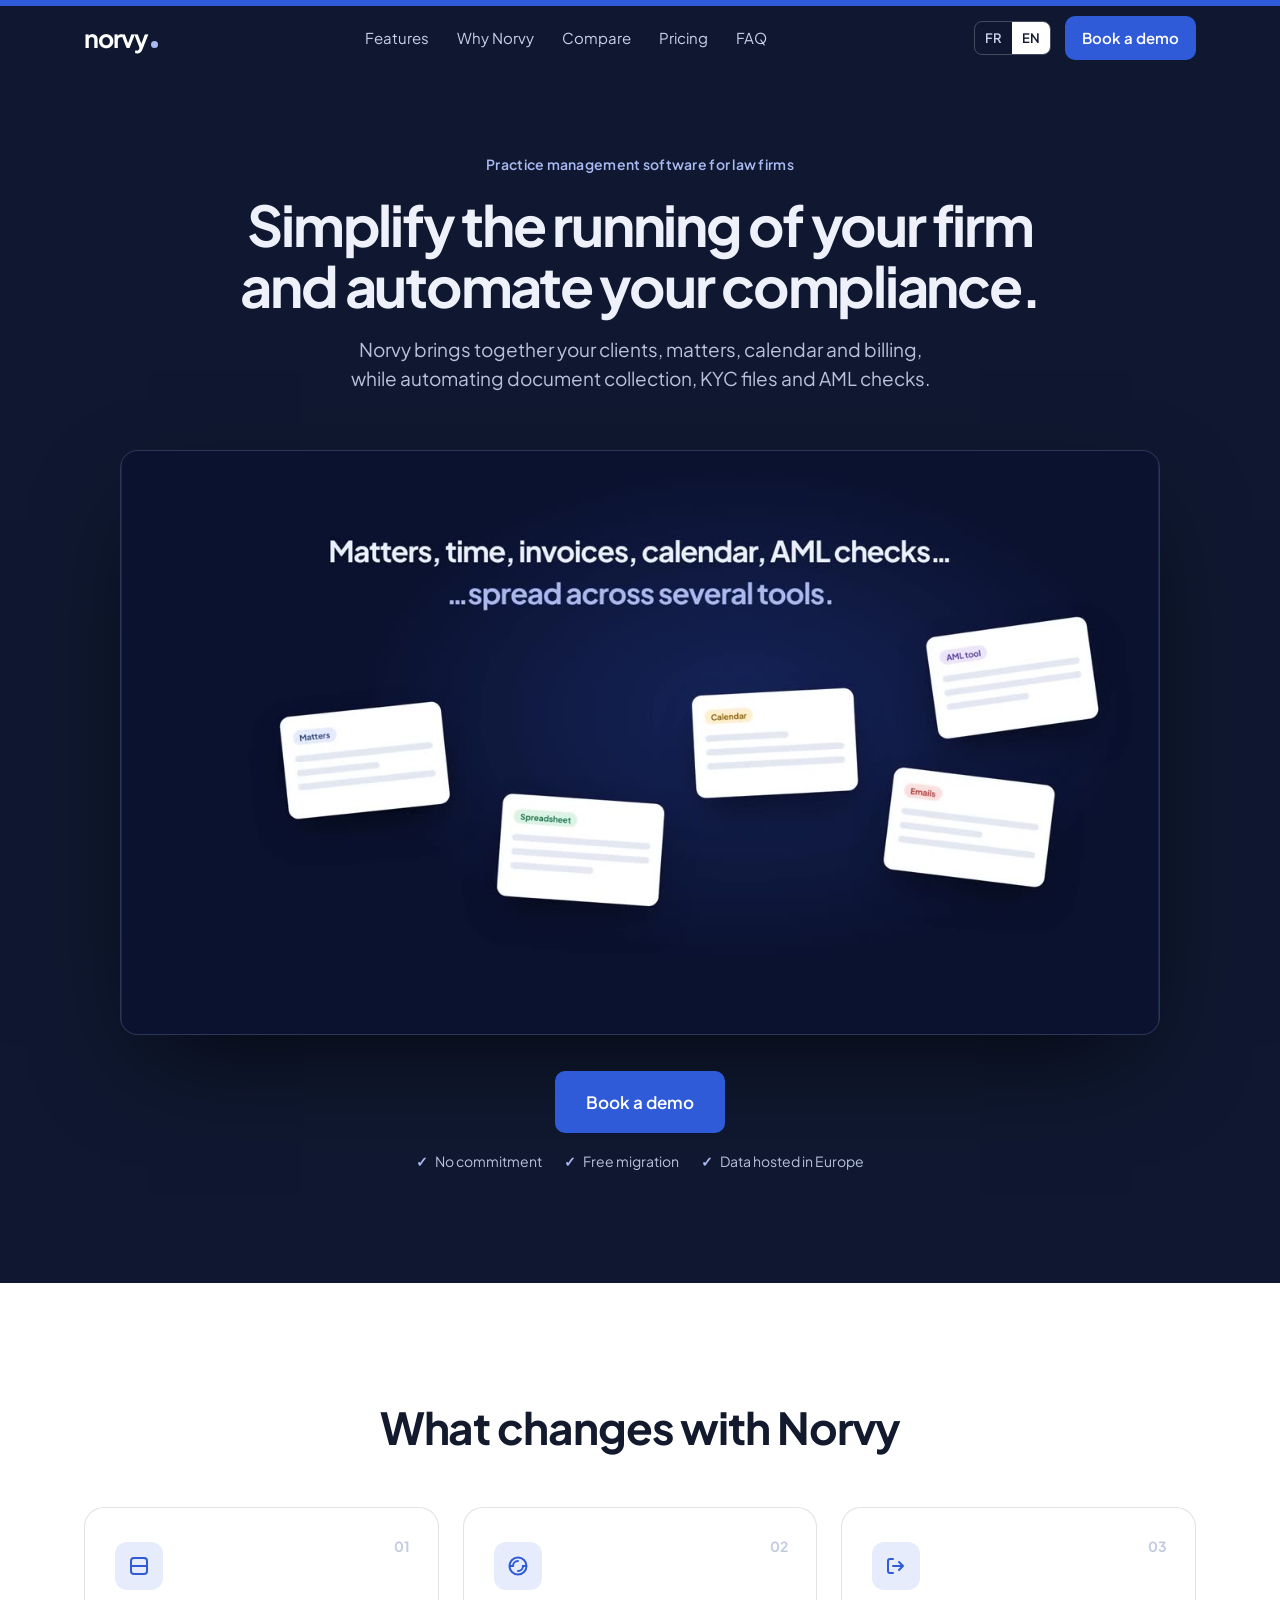
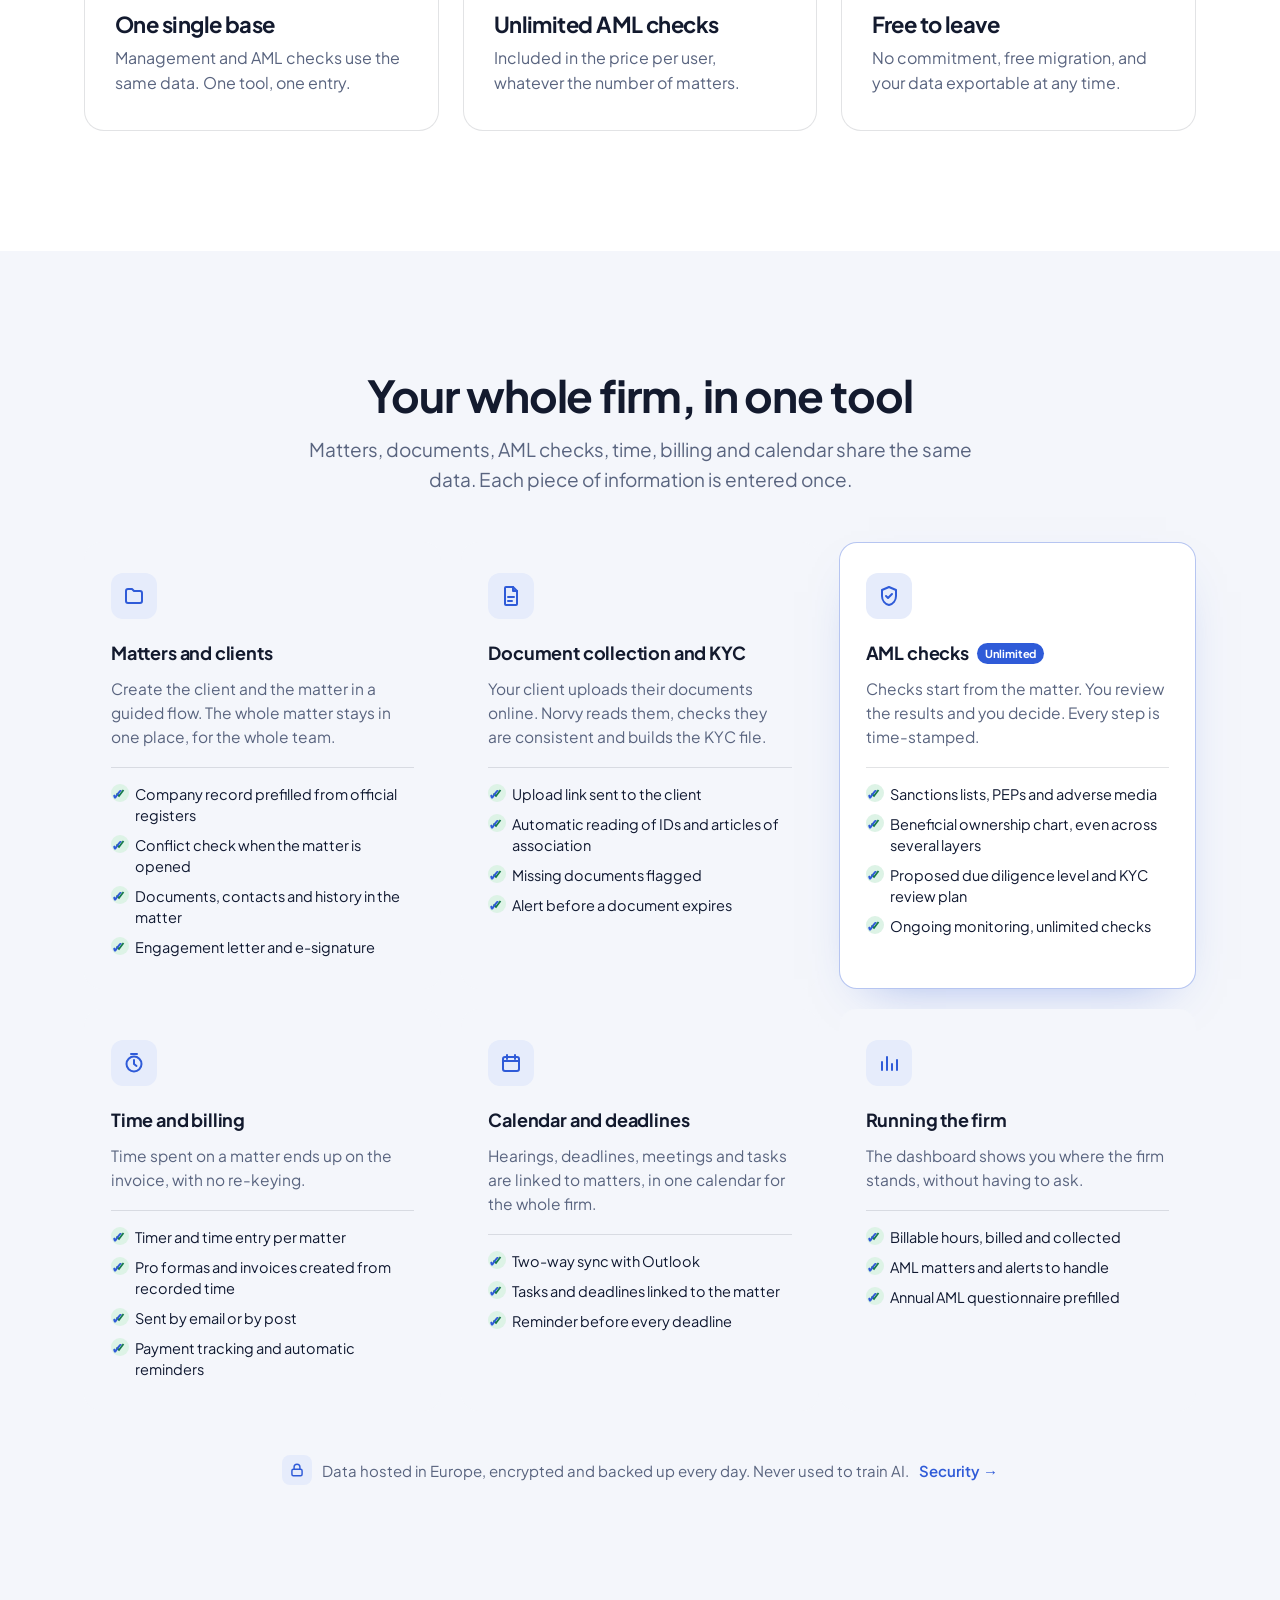
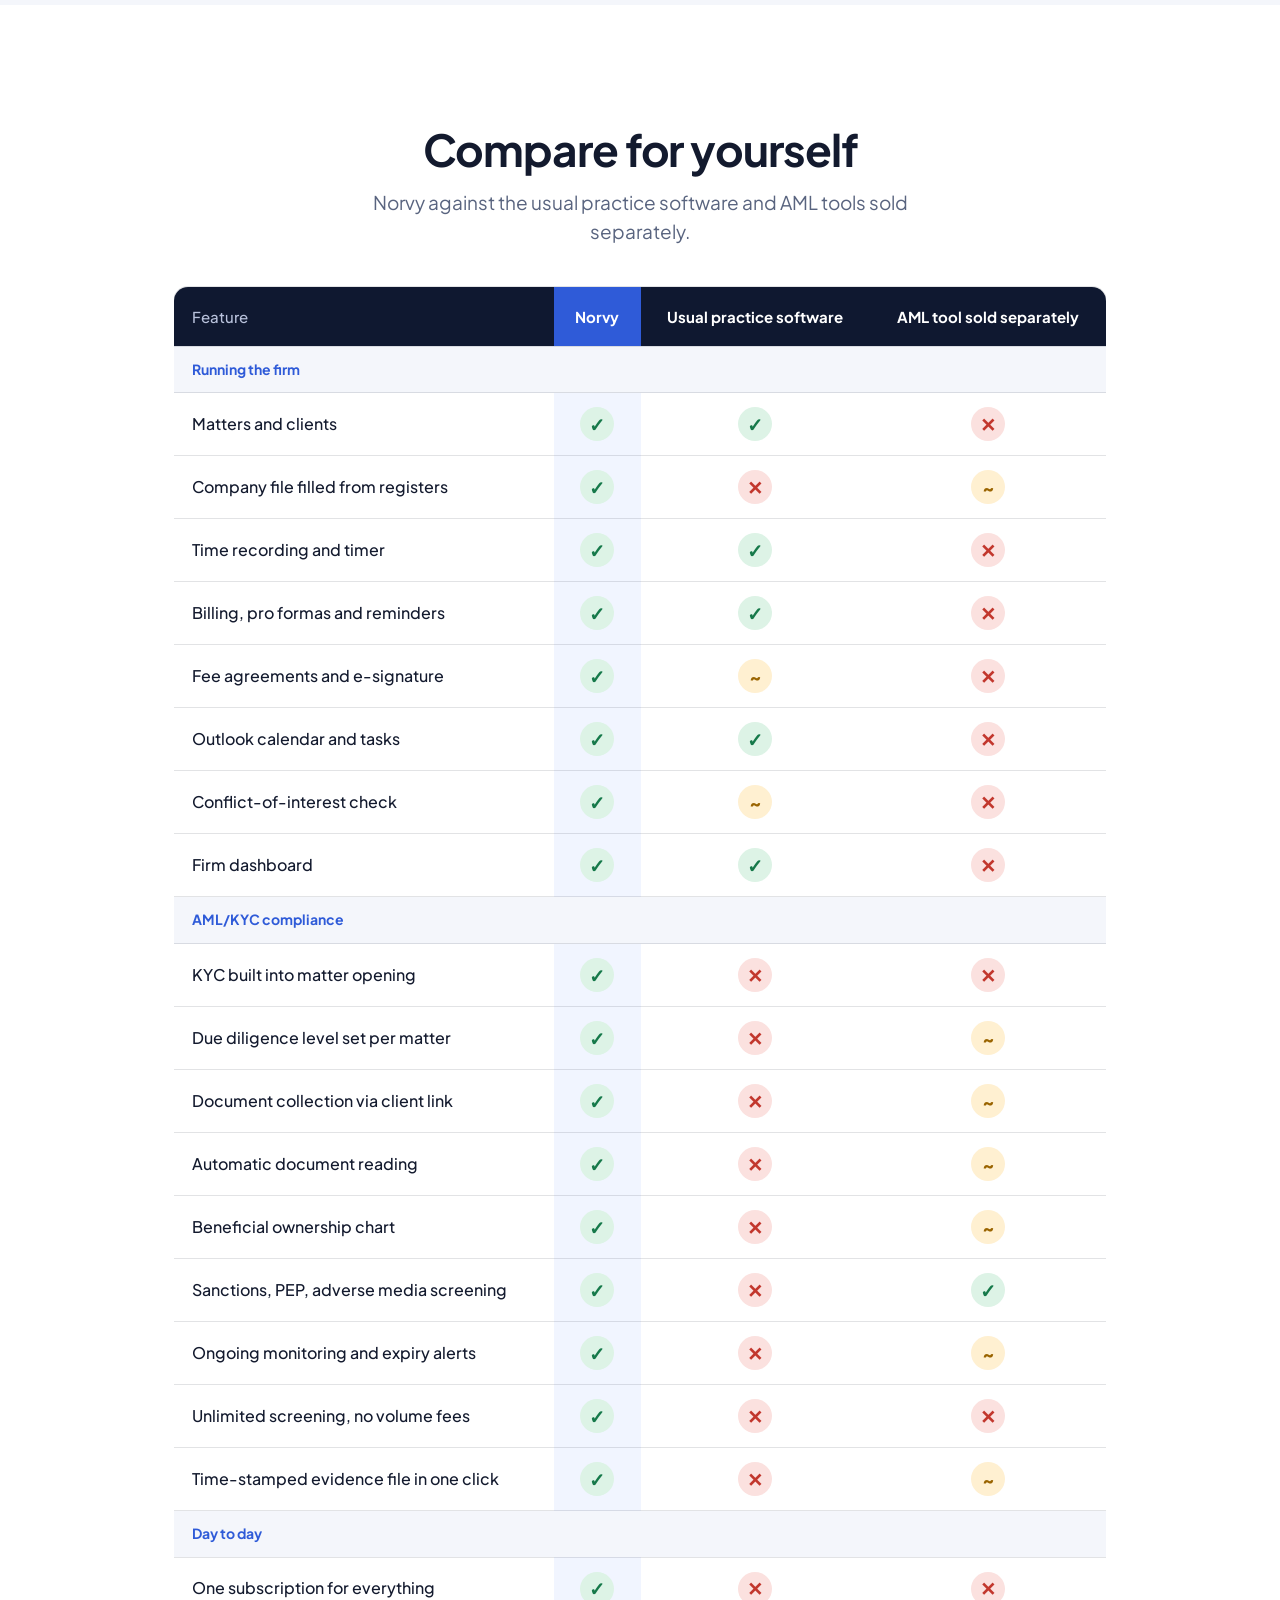
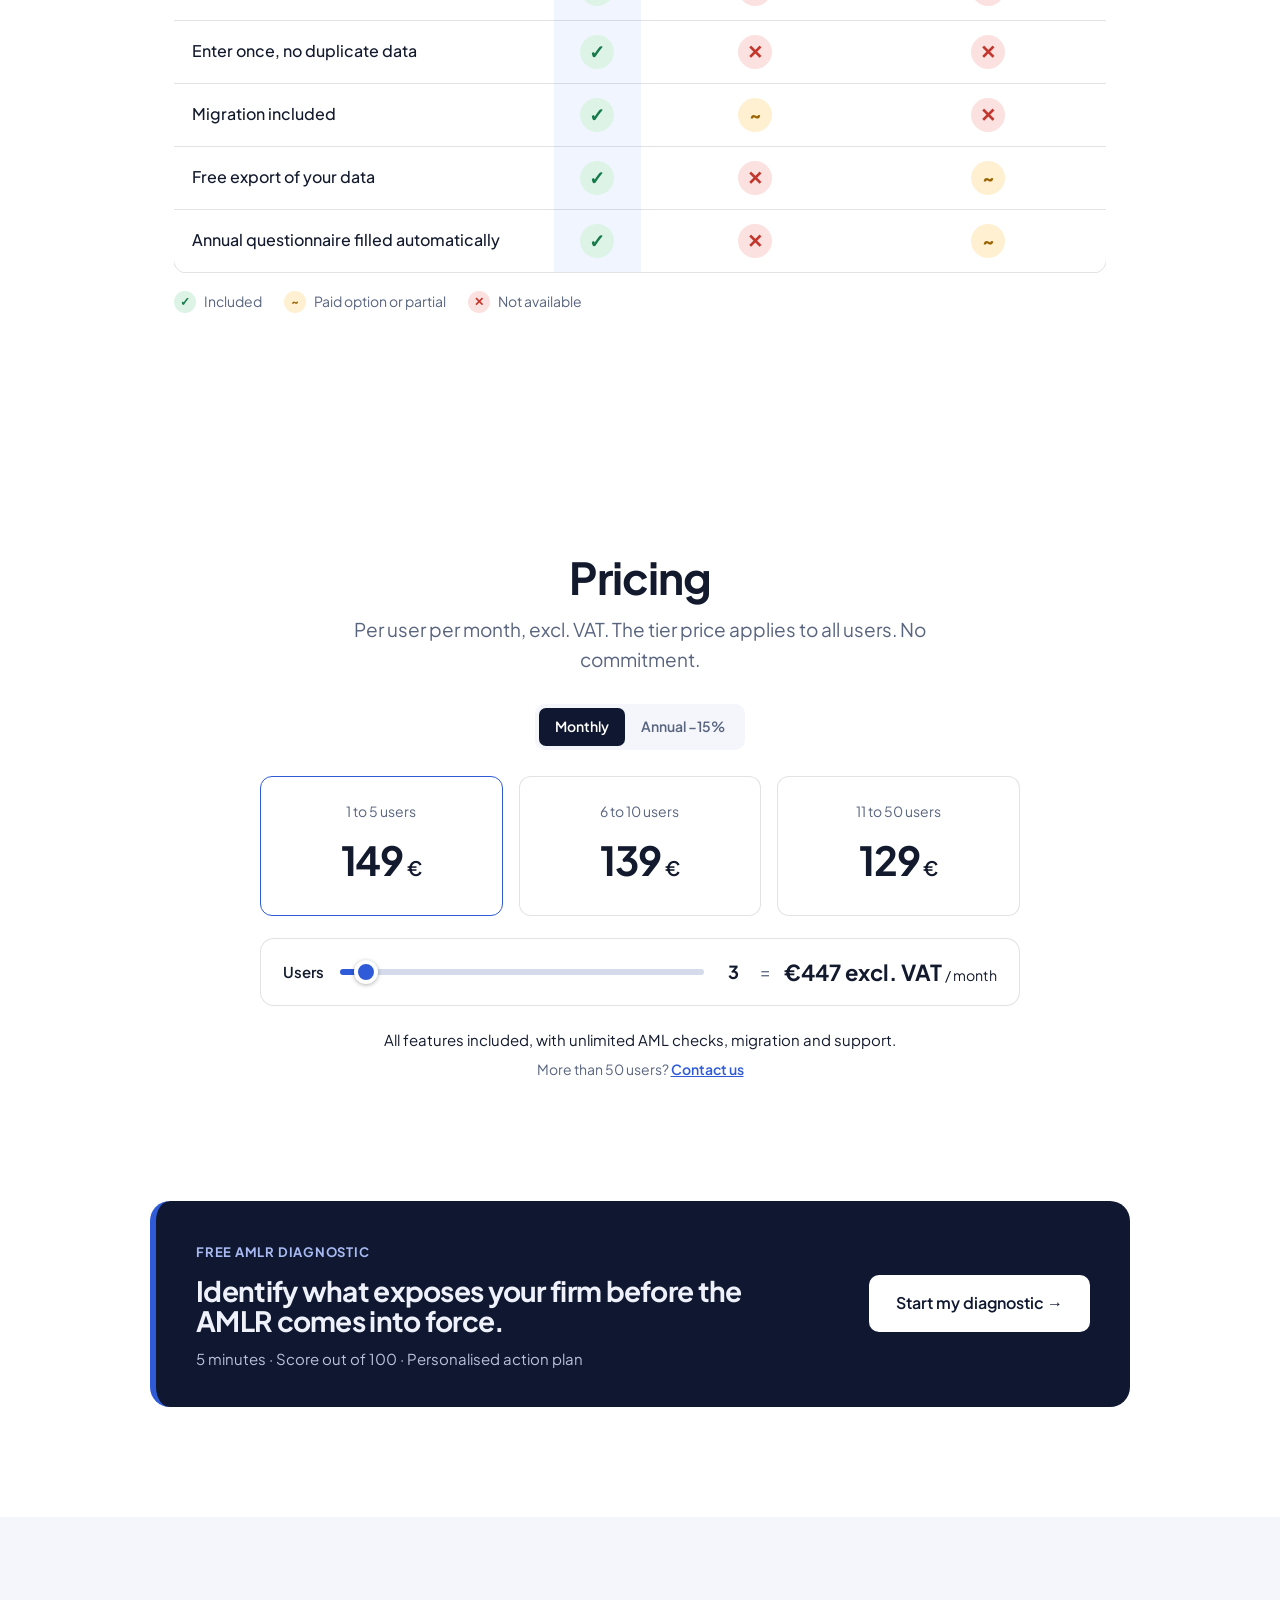
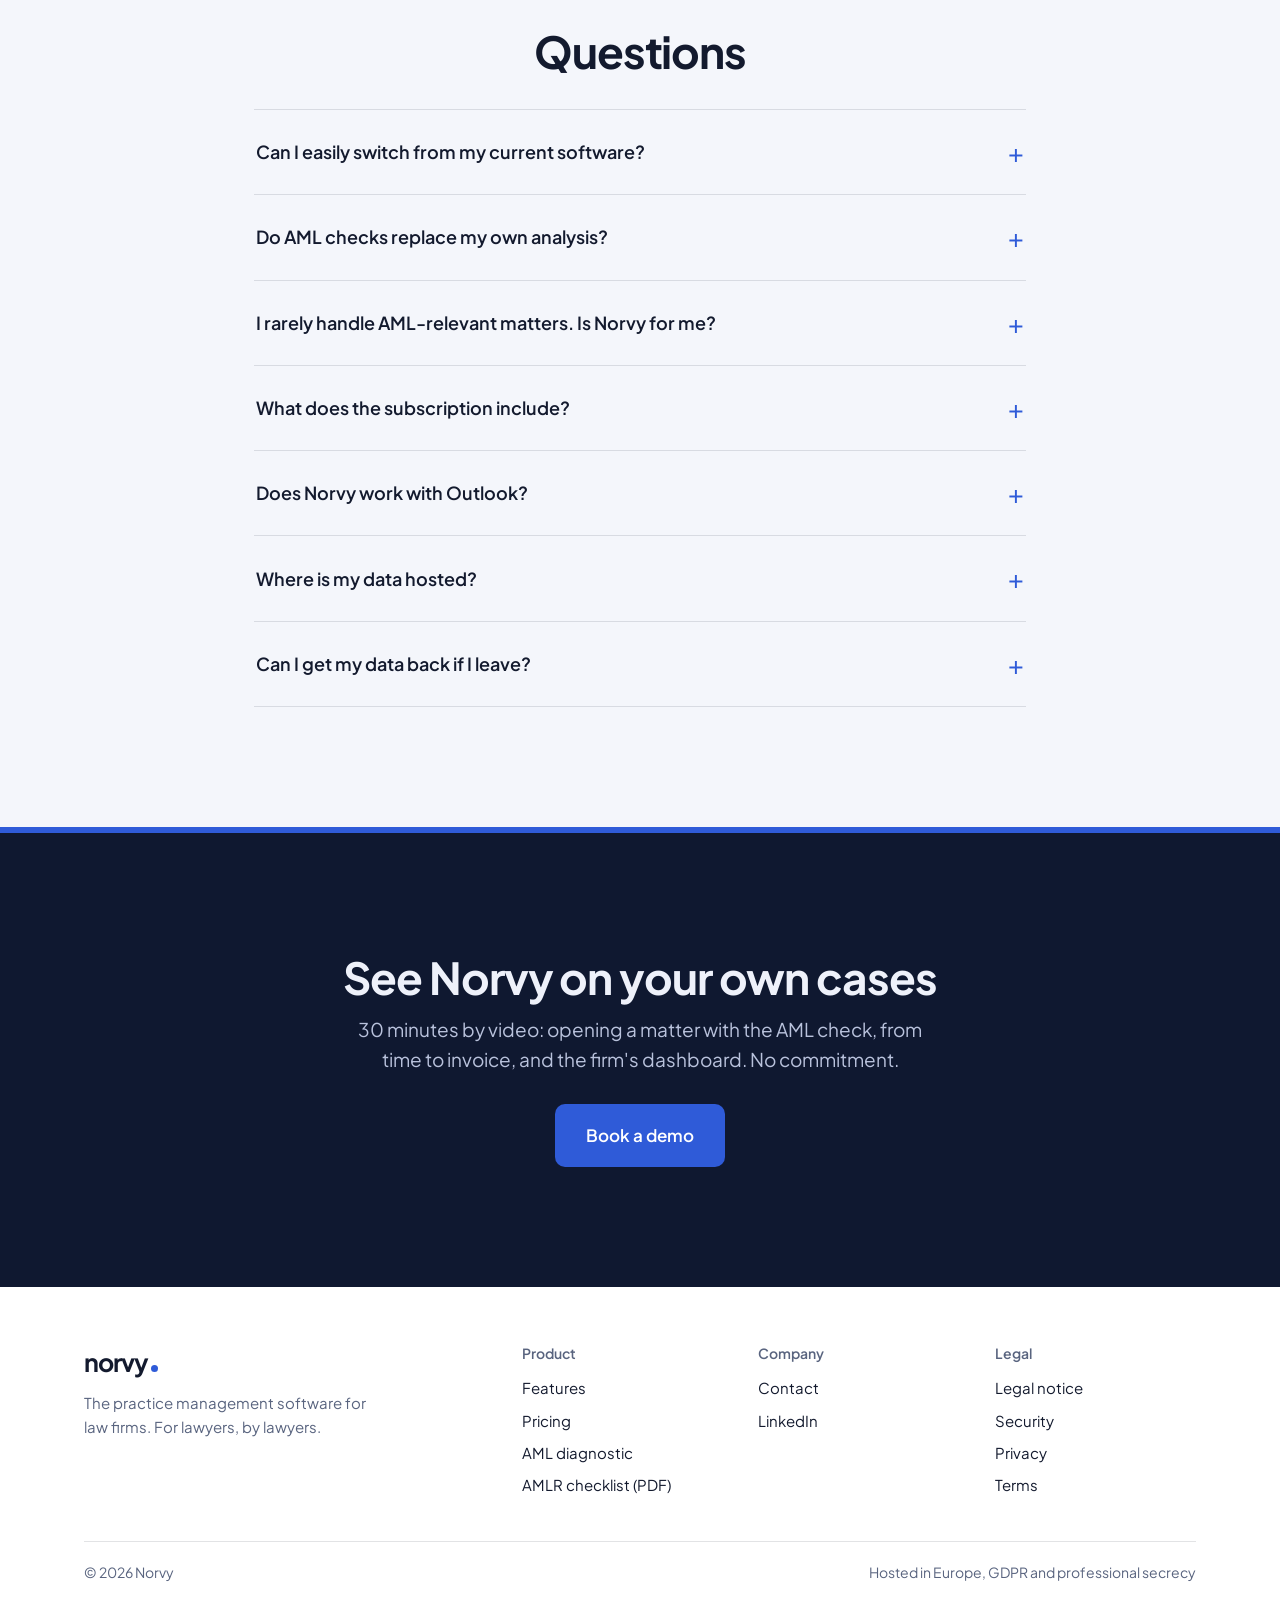
<file: index.html>
<!DOCTYPE html>
<html lang="fr">
<head>
<meta charset="utf-8">
<meta name="viewport" content="width=device-width, initial-scale=1">
<title>Norvy — Logiciel de gestion pour cabinets d’avocats, conformité AML automatisée</title>
<meta name="description" content="Norvy, le logiciel de gestion pour avocats où dossiers, facturation et contrôles AML partagent la même base. Sans engagement, migration offerte.">
<meta name="theme-color" content="#0F1830">
<link rel="icon" href="favicon.svg" type="image/svg+xml">
<link rel="canonical" href="https://norvy.lu/">
<meta property="og:type" content="website">
<meta property="og:site_name" content="Norvy">
<meta property="og:url" content="https://norvy.lu/">
<meta property="og:title" content="Simplifiez la gestion de votre cabinet et automatisez vos démarches de conformité — Norvy">
<meta property="og:description" content="Dossiers, heures, factures, agenda et contrôles AML dans un seul outil.">
<meta property="og:image" content="https://norvy.lu/og-image.png">
<meta property="og:image:width" content="1200">
<meta property="og:image:height" content="630">
<meta property="og:locale" content="fr_FR">
<meta property="og:locale:alternate" content="en_GB">
<meta name="twitter:card" content="summary_large_image">
<link rel="preload" href="assets/fonts/jakarta.woff2" as="font" type="font/woff2" crossorigin>
<link href="https://assets.calendly.com/assets/external/widget.css" rel="stylesheet">
<script src="https://assets.calendly.com/assets/external/widget.js" async></script>
<style>
@font-face{font-family:"Jakarta";src:url(assets/fonts/jakarta.woff2) format("woff2");font-weight:200 800;font-style:normal;font-display:swap}
:root{--ink:#0F1830;--navy:#1A2649;--paper:#F4F6FB;--text:#131A2E;--muted:#59647F;--blue:#2F5BD8;--peri:#A9B9F2;--line:rgba(19,26,46,.12);--band:6px;
  --ok:#16794A;--okbg:#DDF3E6;--warn:#9A6400;--warnbg:#FFF0D1;--bad:#C2372D;--badbg:#FBE1DF;--app:#4F6CA8}
*{box-sizing:border-box}
html{scroll-behavior:smooth;scroll-padding-top:72px}
body{margin:0;font-family:"Jakarta",-apple-system,BlinkMacSystemFont,"Segoe UI",Arial,sans-serif;color:var(--text);background:#fff;font-size:17px;line-height:1.55;-webkit-font-smoothing:antialiased}
a{color:inherit}
:focus-visible{outline:3px solid var(--blue);outline-offset:3px;border-radius:6px}
.wrap{max-width:1160px;margin:0 auto;padding:0 24px}
h1,h2,h3{margin:0;font-weight:700;letter-spacing:-.025em;line-height:1.1}
h2{font-size:clamp(30px,4vw,44px)}
.sub{font-size:19px;color:var(--muted);max-width:600px;margin:14px 0 0}
.dark .sub{color:#B9C2DC}
section{padding:100px 0}
.dark{background:var(--ink);color:#EEF1FA}
.paper{background:var(--paper)}
.center{text-align:center}.center .sub{margin-left:auto;margin-right:auto}
.btn{display:inline-flex;align-items:center;justify-content:center;gap:10px;font:inherit;font-size:16px;font-weight:600;text-decoration:none;padding:15px 26px;border-radius:10px;border:1.5px solid transparent;cursor:pointer;transition:background .15s,transform .15s}
.btn:hover{transform:translateY(-1px)}
.btn-primary{background:var(--blue);color:#fff}.btn-primary:hover{background:#2449B8}
.btn-ghost{background:transparent;color:inherit;border-color:currentColor}
.btn-light{background:#fff;color:var(--ink)}.btn-light:hover{background:#E6EBFA}
.ctas{display:flex;gap:14px;flex-wrap:wrap}

/* nav */
.nav{position:sticky;top:0;z-index:60;background:var(--ink);color:#fff;border-top:var(--band) solid var(--blue)}
.nav .wrap{height:64px;display:flex;align-items:center;justify-content:space-between;gap:20px}
.logo{font-size:25px;font-weight:700;letter-spacing:-.04em;text-decoration:none;color:#fff}
.logo i{display:inline-block;width:7px;height:7px;border-radius:50%;background:var(--peri);margin-left:3px}
.navlinks{display:flex;gap:28px;font-size:15px}
.navlinks a{text-decoration:none;color:#C9D1EA}.navlinks a:hover{color:#fff}
.navright{display:flex;align-items:center;gap:14px}
.lang{display:inline-flex;border:1px solid rgba(255,255,255,.22);border-radius:8px;overflow:hidden}
.lang button{font:inherit;font-size:13px;font-weight:600;background:transparent;color:#C9D1EA;border:0;padding:6px 10px;cursor:pointer}
.lang button[aria-pressed="true"]{background:#fff;color:var(--ink)}
.nav .btn{padding:9px 16px;font-size:15px}
.burger{display:none;background:none;border:0;color:#fff;cursor:pointer;padding:8px}
.mobmenu{display:none;background:var(--ink);border-top:1px solid rgba(255,255,255,.1)}
.mobmenu a{display:block;padding:16px 24px;color:#fff;text-decoration:none;border-bottom:1px solid rgba(255,255,255,.08)}
.mobmenu.open{display:block}

/* hero */
.hero{padding:80px 0 0;text-align:center;overflow:hidden}
.hero h1{font-size:clamp(38px,5.6vw,66px);letter-spacing:-.04em;max-width:900px;margin:0 auto}
.hero .sub{font-size:20px;margin:20px auto 34px;max-width:640px}
.hero .ctas{justify-content:center}
.play{display:inline-flex;width:30px;height:30px;border-radius:50%;background:rgba(47,91,216,.15);align-items:center;justify-content:center}
.btn-light .play{background:#E6ECFB}
.shotlabel{display:inline-block;margin:64px 0 14px;font-size:14px;color:var(--peri);font-weight:600}
.herostage{max-width:900px;margin:52px auto 0;position:relative}

/* maquette d'application (données fictives) */
.app{background:#F3F5F9;border-radius:16px 16px 0 0;box-shadow:0 30px 80px -20px rgba(0,0,0,.55);overflow:hidden;font-size:13px;color:#1B2235;text-align:left}
.app.round{border-radius:16px}
.app-top{background:#181C24;color:#fff;display:flex;align-items:center;justify-content:space-between;padding:12px 16px;gap:10px}
.app-top .lg{display:flex;align-items:center;gap:8px;font-weight:700;font-size:16px;letter-spacing:-.03em}
.app-top .lg b{display:inline-flex;width:24px;height:24px;border-radius:6px;background:var(--app);align-items:center;justify-content:center;font-size:13px}
.app-top .ttl{font-size:12px;color:#9AA4BE}
.app-body{padding:16px}
.welcome{background:#232A3B;color:#fff;border-radius:12px;padding:16px 18px}
.welcome small{color:#9AA4BE;font-size:11px}
.welcome strong{display:block;font-size:19px;margin:4px 0 2px;letter-spacing:-.02em}
.welcome p{margin:0;color:#B9C2DC;font-size:12px}
.kpis{display:grid;grid-template-columns:repeat(4,1fr);gap:8px;margin-top:12px}
.kpis div{background:#fff;border:1px solid #E1E5EE;border-radius:10px;padding:10px 12px}
.kpis small{display:block;font-size:10.5px;color:#7A849E;font-weight:600}
.kpis b{display:block;font-size:21px;letter-spacing:-.02em;margin-top:2px}
.kpis em{font-style:normal;font-size:11px;color:#7A849E}
.toasts{position:absolute;right:-230px;top:40px;display:grid;gap:10px;width:290px;z-index:2}
.toast{background:#fff;border-radius:12px;padding:12px 14px;box-shadow:0 16px 40px -12px rgba(0,0,0,.45);display:flex;gap:10px;align-items:center;font-size:13px;color:#1B2235;text-align:left;opacity:0;transform:translateX(24px)}
.toast b{display:block;font-size:13px}.toast span{color:#7A849E;font-size:12px}
.toast i{flex:none;width:30px;height:30px;border-radius:8px;display:flex;align-items:center;justify-content:center;font-style:normal;font-weight:800}
.go .toast{animation:toastin .5s ease forwards}
.go .toast:nth-child(2){animation-delay:1.4s}.go .toast:nth-child(3){animation-delay:2.8s}
@keyframes toastin{to{opacity:1;transform:none}}
.pill{display:inline-block;font-size:11px;font-weight:700;padding:3px 9px;border-radius:999px;white-space:nowrap}
.pill.ok{background:var(--okbg);color:var(--ok)}.pill.warn{background:var(--warnbg);color:var(--warn)}.pill.blue{background:#E6ECFB;color:#2F4A86}

/* moments de la journée */
.moments{display:grid;gap:96px;margin-top:64px}
.moment{display:grid;grid-template-columns:1fr 1.15fr;gap:64px;align-items:center}
.moment:nth-child(even) .mtext{order:2}
.moment>*,.diag>*,.pricebox>*{min-width:0}
.mnum{display:inline-flex;align-items:center;gap:10px;font-size:14px;font-weight:700;color:var(--blue);margin-bottom:12px}
.mnum b{display:inline-flex;width:28px;height:28px;border-radius:50%;background:var(--blue);color:#fff;align-items:center;justify-content:center;font-size:13px}
.moment h3{font-size:clamp(26px,3vw,34px)}
.moment p{font-size:18px;color:var(--muted);margin:12px 0 0;max-width:460px}
.gain{display:inline-flex;align-items:center;gap:8px;margin-top:18px;font-size:15px;font-weight:600;color:var(--ok);background:var(--okbg);padding:6px 12px;border-radius:999px}
.mvis .app{border-radius:16px;box-shadow:0 24px 60px -24px rgba(15,24,48,.45);border:1px solid #E1E5EE}
.mvis .app-body{min-height:300px}

/* animations communes */
.f{opacity:0;transform:translateY(8px);transition:opacity .4s ease,transform .4s ease}
.f.on{opacity:1;transform:none}
.field{background:#fff;border:1px solid #E1E5EE;border-radius:9px;padding:9px 12px;margin-bottom:8px;display:flex;justify-content:space-between;gap:10px}
.field small{color:#7A849E;font-size:11px;font-weight:600}
.field span{font-weight:600;font-size:13px;text-align:right}
.search{display:flex;align-items:center;gap:10px;background:#fff;border:2px solid var(--app);border-radius:10px;padding:11px 13px;margin-bottom:14px;font-size:15px;font-weight:600}
.caret{display:inline-block;width:2px;height:18px;background:var(--app);animation:blink 1s steps(1) infinite;vertical-align:middle}
@keyframes blink{50%{opacity:0}}
.chk{display:flex;align-items:center;justify-content:space-between;gap:10px;background:#fff;border:1px solid #E1E5EE;border-radius:9px;padding:11px 12px;margin-bottom:8px;font-weight:600}
.st{width:22px;height:22px;border-radius:50%;flex:none;border:2.5px solid #D5DCEB;border-top-color:var(--app);animation:spin .8s linear infinite}
.chk.done .st{animation:none;border:0;background:var(--ok);position:relative}
.chk.done .st::after{content:"";position:absolute;left:7px;top:4px;width:6px;height:10px;border:solid #fff;border-width:0 2.5px 2.5px 0;transform:rotate(45deg)}
.chk.flag .st{animation:none;border:0;background:#E7A529;position:relative}
.chk.flag .st::after{content:"!";position:absolute;inset:0;color:#fff;font-weight:800;text-align:center;line-height:22px;font-size:13px}
@keyframes spin{to{transform:rotate(360deg)}}
.banner{display:flex;align-items:center;gap:10px;background:var(--okbg);color:var(--ok);border-radius:10px;padding:11px 14px;font-weight:700;margin-top:12px}
.trow{display:grid;grid-template-columns:1fr auto;gap:10px;background:#fff;border:1px solid #E1E5EE;border-radius:9px;padding:10px 12px;margin-bottom:8px}
.trow span{color:#7A849E;font-size:12px}
.invoice{background:#fff;border:1px solid #E1E5EE;border-radius:12px;padding:16px;position:relative;margin-top:10px;overflow:hidden}
.invoice .tot{font-size:24px;font-weight:700;letter-spacing:-.02em}
.stamp{position:absolute;right:16px;top:14px;border:3px solid var(--ok);color:var(--ok);font-weight:800;font-size:15px;padding:3px 10px;border-radius:6px;transform:rotate(-8deg) scale(1.6);opacity:0;transition:transform .35s cubic-bezier(.3,1.6,.6,1),opacity .2s}
.stamp.on{transform:rotate(-8deg) scale(1);opacity:1}
.btnmock{display:inline-block;background:var(--app);color:#fff;font-weight:700;border-radius:8px;padding:9px 14px;font-size:13px}
.btnmock.press{animation:press .5s ease}
@keyframes press{50%{transform:scale(.94);background:#3B568F}}
.week{display:grid;grid-template-columns:repeat(5,1fr);gap:6px}
.week .d{background:#fff;border:1px solid #E1E5EE;border-radius:9px;min-height:200px;padding:8px 6px}
.week .d small{display:block;text-align:center;font-weight:700;color:#7A849E;font-size:11px;margin-bottom:8px}
.ev{border-radius:7px;padding:6px 7px;font-size:11px;font-weight:700;margin-bottom:6px;line-height:1.3}
.ev.a{background:#E6ECFB;color:#2F4A86}.ev.b{background:var(--warnbg);color:var(--warn)}.ev.c{background:var(--okbg);color:var(--ok)}
.notif{display:flex;align-items:center;gap:10px;background:#232A3B;color:#fff;border-radius:10px;padding:10px 12px;margin-top:10px;font-size:12.5px}
.tl{list-style:none;margin:0;padding:0 0 0 18px;border-left:2px solid #D5DCEB}
.tl li{position:relative;padding:0 0 13px 10px;font-size:13px}
.tl li::before{content:"";position:absolute;left:-25px;top:3px;width:12px;height:12px;border-radius:50%;background:var(--app);border:2px solid #F3F5F9}
.tl time{display:inline-block;width:46px;color:#7A849E;font-weight:700}

/* avantages */
.why{display:grid;grid-template-columns:repeat(4,1fr);gap:18px;margin-top:48px}
.why div{background:#fff;border:1px solid var(--line);border-radius:16px;padding:26px}
.why .ico{width:46px;height:46px;border-radius:12px;background:#E6ECFB;color:var(--blue);display:flex;align-items:center;justify-content:center;margin-bottom:16px}
.why b{display:block;font-size:19px;letter-spacing:-.01em;margin-bottom:6px}
.why span{color:var(--muted);font-size:15px}

/* comparatif visuel */
.vswrap{overflow-x:auto;-webkit-overflow-scrolling:touch}
.vs{width:100%;border-collapse:collapse;margin-top:40px;font-size:16px;background:#fff;border-radius:14px;overflow:hidden;box-shadow:0 0 0 1px var(--line)}
.vs th,.vs td{padding:14px 18px;border-bottom:1px solid var(--line);text-align:center;vertical-align:middle}
.vs th[scope=row]{text-align:left;font-weight:500}
.vs thead th{font-size:15px;background:var(--ink);color:#fff;padding:18px}
.vs thead th:nth-child(2){background:var(--blue)}
.vs thead th:first-child{text-align:left;color:#B9C2DC;font-weight:500}
.vs td:nth-child(2){background:#F1F5FF}
.vs .grp th{background:var(--paper);text-align:left;font-size:14px;font-weight:700;color:var(--blue);padding:12px 18px}
.ic{display:inline-flex;align-items:center;justify-content:center;width:34px;height:34px;border-radius:50%;font-size:19px;font-weight:800;line-height:1}
.ic.y{background:#DDF3E6;color:#16794A}
.ic.n{background:#FBE1DF;color:#C2372D}
.ic.p{background:#FFF0D1;color:#9A6400}
.legend{display:flex;flex-wrap:wrap;gap:22px;margin-top:18px;font-size:14px;color:var(--muted)}
.legend span{display:inline-flex;align-items:center;gap:8px}
.legend .ic{width:22px;height:22px;font-size:12px}
.bonus{margin:22px 0 0;padding:16px 18px;border-radius:10px;background:rgba(169,185,242,.1);color:#C9D1EA;font-size:15px}
.bonus b{color:#fff}



.team{display:grid;grid-template-columns:repeat(3,1fr);gap:18px;margin-top:24px}
.team div{background:#fff;border:1px solid var(--line);border-left:var(--band) solid var(--blue);border-radius:14px;padding:22px}
.team b{display:block;font-size:18px;margin-bottom:4px}.team span{color:var(--muted);font-size:15px}
@media (max-width:860px){.team{grid-template-columns:1fr}}
/* diagnostic */
.diag{display:grid;grid-template-columns:1.1fr .9fr;gap:56px;align-items:center}
.gets{list-style:none;padding:0;margin:24px 0 30px;display:grid;gap:10px}
.gets li{display:flex;gap:10px;align-items:center;font-weight:600}
.gets li::before{content:"";width:22px;height:22px;border-radius:50%;background:var(--okbg) url("data:image/svg+xml,%3Csvg xmlns='http://www.w3.org/2000/svg' width='12' height='12'%3E%3Cpath d='M1.5 6.5l3 3 6-7' stroke='%2316794A' stroke-width='2' fill='none'/%3E%3C/svg%3E") center no-repeat;flex:none}
.gaugecard{background:#fff;border:1px solid var(--line);border-radius:18px;padding:30px;text-align:center;box-shadow:0 30px 70px -30px rgba(15,24,48,.35)}
.gaugecard small{color:var(--muted)}

/* tarifs */
.pricebox{display:grid;grid-template-columns:1.1fr .9fr;gap:24px;margin-top:44px;text-align:left}
.calc{background:#fff;border:1px solid var(--line);border-radius:18px;padding:32px}
.calc label{font-weight:600}
.users{display:flex;align-items:center;gap:16px;margin:14px 0 6px}
.users input{flex:1;-webkit-appearance:none;appearance:none;height:6px;border-radius:3px;background:#D5DBEA}
.users input::-webkit-slider-thumb{-webkit-appearance:none;width:26px;height:26px;border-radius:50%;background:var(--blue);border:4px solid #fff;box-shadow:0 1px 4px rgba(0,0,0,.3);cursor:pointer}
.users input::-moz-range-thumb{width:20px;height:20px;border-radius:50%;background:var(--blue);border:4px solid #fff;cursor:pointer}
.users output{font-size:28px;font-weight:700;min-width:46px;text-align:right}
.bill{display:inline-flex;background:var(--paper);border-radius:10px;padding:4px;margin-top:18px}
.bill button{font:inherit;font-size:14px;font-weight:600;padding:8px 16px;border-radius:7px;border:0;cursor:pointer;background:transparent;color:var(--muted)}
.bill button[aria-pressed="true"]{background:var(--ink);color:#fff}
.total{background:var(--ink);color:#fff;border-radius:18px;padding:32px;border-top:var(--band) solid var(--blue);display:flex;flex-direction:column}
.total .big{font-size:52px;font-weight:700;letter-spacing:-.04em;line-height:1;margin:8px 0}
.total .line{color:#B9C2DC;font-size:16px}
.total ul{list-style:none;padding:0;margin:22px 0 26px;display:grid;gap:9px;font-size:15px;color:#E3E8F7}
.total li::before{content:"✓";color:var(--peri);font-weight:800;margin-right:10px}
.total .btn{margin-top:auto}
.tiers{display:grid;grid-template-columns:repeat(3,1fr);gap:10px;margin-top:22px}
.tiers div{border:1.5px solid var(--line);border-radius:12px;padding:14px;transition:border-color .2s,background .2s}
.tiers div.on{border-color:var(--blue);background:#EDF1FD}
.tiers small{display:block;color:var(--muted);font-size:13px}
.tiers b{font-size:22px}

/* FAQ */
details{border-top:1px solid var(--line)}
details:last-of-type{border-bottom:1px solid var(--line)}
summary{list-style:none;cursor:pointer;padding:22px 2px;display:flex;justify-content:space-between;align-items:center;gap:20px;font-size:18px;font-weight:600}
summary::-webkit-details-marker{display:none}
summary::after{content:'+';font-size:26px;font-weight:400;color:var(--blue);transition:transform .2s;flex:none}
details[open] summary::after{transform:rotate(45deg)}
.faqa{padding:0 2px 24px;color:var(--muted);max-width:760px}

dialog{border:0;padding:0;border-radius:14px;background:#000;max-width:min(960px,92vw);width:100%}
dialog::backdrop{background:rgba(10,16,32,.8)}
dialog .x{position:absolute;top:10px;right:10px;z-index:2;background:rgba(255,255,255,.15);color:#fff;border:0;width:36px;height:36px;border-radius:50%;font-size:20px;cursor:pointer}

footer{padding:56px 0 36px;font-size:15px}
.fgrid{display:grid;grid-template-columns:2fr 1fr 1fr 1fr;gap:36px;padding-bottom:36px;border-bottom:1px solid var(--line)}
.fgrid h4{font-size:14px;color:var(--muted);margin:0 0 12px;font-weight:600}
.fgrid a{display:block;text-decoration:none;margin-bottom:9px}.fgrid a:hover{color:var(--blue)}
.flogo{font-size:25px;font-weight:700;letter-spacing:-.04em}.flogo i{display:inline-block;width:7px;height:7px;border-radius:50%;background:var(--blue);margin-left:3px}
.fbot{display:flex;justify-content:space-between;flex-wrap:wrap;gap:10px;padding-top:20px;color:var(--muted);font-size:14px}

@media (max-width:1520px){.toasts{display:none}}
.eyebrow{display:inline-block;font-size:14px;font-weight:600;color:var(--peri);letter-spacing:.02em;margin-bottom:18px}
.marks{display:flex;justify-content:center;flex-wrap:wrap;gap:8px 22px;margin-top:22px;font-size:14px;color:#B9C2DC}
.marks span{display:inline-flex;align-items:center;gap:7px}
.marks span::before{content:"✓";color:var(--peri);font-weight:800}
/* vous vous reconnaissez */
.pains{display:grid;grid-template-columns:repeat(4,1fr);gap:16px;margin-top:44px}
.pain{background:#fff;border:1px solid var(--line);border-radius:16px;padding:24px;text-align:left;opacity:0;transform:translateY(16px);transition:opacity .5s ease,transform .5s ease}
.pain.on{opacity:1;transform:none}
.pain .ico{width:44px;height:44px;border-radius:12px;background:var(--badbg);color:var(--bad);display:flex;align-items:center;justify-content:center;margin-bottom:14px}
.pain b{display:block;font-size:17px;line-height:1.35;letter-spacing:-.01em}
.answer{margin:40px auto 0;display:inline-flex;align-items:center;gap:12px;font-size:clamp(22px,2.6vw,28px);font-weight:700;letter-spacing:-.02em;color:var(--blue);opacity:0;transform:scale(.96);transition:opacity .5s ease,transform .5s ease}
.answer.on{opacity:1;transform:none}
/* changement de logiciel */
.steps{display:grid;grid-template-columns:repeat(3,1fr);gap:18px;margin-top:44px;counter-reset:st;position:relative}
.step{background:#fff;border:1px solid var(--line);border-radius:16px;padding:26px;text-align:left;opacity:0;transform:translateY(16px);transition:opacity .5s ease,transform .5s ease}
.step.on{opacity:1;transform:none}
.step i{display:inline-flex;width:36px;height:36px;border-radius:50%;background:var(--blue);color:#fff;font-style:normal;font-weight:700;align-items:center;justify-content:center;margin-bottom:14px}
.step b{display:block;font-size:19px;letter-spacing:-.01em;margin-bottom:6px}
.step span{color:var(--muted);font-size:15px}
.step em{display:table;margin-top:14px;font-style:normal;font-size:13px;font-weight:700;color:var(--ok);background:var(--okbg);padding:4px 10px;border-radius:999px}
/* bonus diagnostic */
.bonusbox{display:flex;align-items:center;justify-content:space-between;gap:28px;background:#fff;border:1px solid var(--line);border-left:var(--band) solid var(--blue);border-radius:16px;padding:28px 32px}
.bonusbox h2{font-size:clamp(22px,2.6vw,28px)}
.bonusbox p{margin:8px 0 0;color:var(--muted);font-size:16px}
.bonusbox small{display:block;margin-top:10px;color:var(--muted);font-size:13px}
.bonusbox .ctas{flex:none}
.btn-lg{padding:17px 30px;font-size:17px}
.hero h1{font-size:clamp(34px,4.6vw,56px);max-width:860px}
.hero .sub{font-size:19px;margin:18px auto 30px;max-width:600px}
.hero .ctas{align-items:center;gap:22px}
.link-video{display:inline-flex;align-items:center;gap:9px;background:none;border:0;color:#C9D1EA;font:inherit;font-size:15px;font-weight:600;cursor:pointer;padding:8px 4px;text-decoration:underline;text-underline-offset:4px;text-decoration-color:rgba(201,209,234,.4)}
.link-video:hover{color:#fff}
.link-video .play{width:26px;height:26px;background:rgba(169,185,242,.15);color:var(--peri)}
.democap{margin:0 auto;padding:16px 0 0;font-size:13px;color:#8F9AB8;max-width:900px}
.mprob{font-size:15px!important;font-style:italic;color:#8A93AB!important;margin:0 0 8px!important}
.vs2 td{text-align:left;font-size:15px;color:var(--muted)}
.vs2 td:nth-child(3){color:var(--text);font-weight:600}
.vs2 td:nth-child(3)::before{content:"✓";color:var(--ok);font-weight:800;margin-right:8px}
.vs2 thead th:nth-child(2){background:var(--navy)}
.vs2 thead th:nth-child(3){background:var(--blue)}
.vs2 th[scope=row]{font-weight:700;width:24%}
.sgrid{display:grid;grid-template-columns:repeat(3,1fr);gap:18px;margin-top:44px}
.scard{border:1px solid var(--line);border-radius:16px;padding:24px;background:#fff}
.scard .ico{width:44px;height:44px;border-radius:12px;background:#E6ECFB;color:var(--blue);display:flex;align-items:center;justify-content:center;margin-bottom:14px}
.scard b{display:block;font-size:18px;margin-bottom:4px}.scard span{color:var(--muted);font-size:15px}
.team ul{margin:10px 0 0;padding:0;list-style:none;display:grid;gap:8px}
.team li{color:var(--muted);font-size:15px;padding-left:22px;position:relative}
.team li::before{content:"✓";position:absolute;left:0;color:var(--blue);font-weight:800}
.team{margin-top:44px}
.rules{list-style:none;padding:0;margin:20px auto 0;display:flex;flex-wrap:wrap;justify-content:center;gap:10px;max-width:900px}
.rules li{background:#fff;border:1px solid var(--line);border-radius:999px;padding:7px 14px;font-size:14px;color:var(--text)}
section.mini{padding:36px 0}
.diagline{margin:0;text-align:center;font-size:15px;color:var(--muted)}
.diagline b{color:var(--text)}.diagline a{color:var(--blue);font-weight:600;white-space:nowrap}
.showlist{list-style:none;padding:0;margin:26px auto 6px;display:grid;grid-template-columns:1fr 1fr;gap:12px;max-width:680px;text-align:left}
.showlist li{background:rgba(255,255,255,.06);border:1px solid rgba(255,255,255,.12);border-radius:12px;padding:14px 16px;font-size:16px}
.showlist li::before{content:"✓";color:var(--peri);font-weight:800;margin-right:10px}
.answer{text-decoration:none}
@media (max-width:640px){
  .vs2,.vs2 tbody,.vs2 tr,.vs2 th,.vs2 td{display:block;width:auto!important}
  .vs2 thead{display:none}
  .vs2 tr{border-bottom:1px solid var(--line);padding:14px 16px}
  .vs2 th[scope=row],.vs2 td{border:0;padding:3px 0;background:none!important}
  .vs2 th[scope=row]{font-size:16px;margin-bottom:4px}
  .vs2 td:nth-child(2)::before{content:"Outils séparés : ";font-weight:600;color:var(--text)}
  html[lang=en] .vs2 td:nth-child(2)::before{content:"Separate tools: "}
  .vs2 td:nth-child(3){color:var(--blue)}
}
/* v7 */
.findex{background:#fff;border-bottom:1px solid var(--line)}
.findex .wrap{display:flex;gap:6px;overflow-x:auto;padding-top:14px;padding-bottom:14px;scrollbar-width:none;justify-content:center}
.findex a{flex:none;text-decoration:none;font-size:14px;font-weight:600;color:var(--muted);padding:8px 14px;border-radius:999px;border:1px solid var(--line)}
.findex a:hover{color:var(--text);border-color:var(--text)}
.findex a.hl{color:var(--blue);border-color:rgba(47,91,216,.4);background:#EEF2FD}
section.feat{padding:96px 0}
.feat .moment{gap:72px}
.feat h2{font-size:clamp(28px,3.2vw,38px);margin-top:10px}
.flabel{display:inline-flex;align-items:center;gap:10px;flex-wrap:wrap;font-size:13px;font-weight:700;letter-spacing:.06em;text-transform:uppercase;color:var(--blue)}
.diff{font-style:normal;text-transform:none;letter-spacing:0;background:var(--blue);color:#fff;font-size:12px;padding:3px 10px;border-radius:999px}
.lead{font-size:18px;color:var(--muted);margin:14px 0 0;line-height:1.6}
.feat .moment p.lead{max-width:none}
.flist{list-style:none;padding:0;margin:22px 0 0;display:grid;gap:10px}
.flist li{position:relative;padding-left:28px;font-size:16px}
.flist li::before{content:"";position:absolute;left:0;top:3px;width:18px;height:18px;border-radius:50%;background:var(--okbg) url("data:image/svg+xml,%3Csvg xmlns='http://www.w3.org/2000/svg' width='10' height='10'%3E%3Cpath d='M1.5 5.5l2.5 2.5 4.5-6' stroke='%2316794A' stroke-width='1.8' fill='none'/%3E%3C/svg%3E") center no-repeat}
.ben{margin:24px 0 0!important;padding:14px 16px;border-left:3px solid var(--blue);background:rgba(47,91,216,.06);border-radius:0 10px 10px 0;font-size:16px!important;color:var(--text)!important;max-width:none!important}
.shot{margin:0;min-width:0}
.shot img{display:block;width:100%;height:auto;border-radius:14px;border:1px solid #E1E5EE;box-shadow:0 24px 60px -24px rgba(15,24,48,.45);background:#fff}
.shot figcaption{margin-top:10px;font-size:13px;color:var(--muted)}
.chart{background:#fff;border:1px solid #E1E5EE;border-radius:12px;padding:14px;margin-top:10px}
.chart small{font-size:11px;font-weight:600;color:#7A849E}
.bars{display:grid;grid-template-columns:repeat(6,1fr);gap:10px;height:150px;align-items:end;margin-top:12px}
.bars div{display:flex;gap:3px;align-items:end;height:100%;position:relative;padding-bottom:18px}
.bars i{flex:1;height:0;background:#C9D5F5;border-radius:4px 4px 0 0;transition:height .6s ease}
.bars i.c{background:var(--app)}
.bars i.on{height:var(--h)}
.bars span{position:absolute;bottom:0;left:0;right:0;text-align:center;font-size:10.5px;color:#7A849E;font-weight:600}
.lgd{display:flex;gap:16px;margin-top:8px;font-size:11px;color:#7A849E}
.lgd>span{display:inline-flex;align-items:center;gap:6px}.lgd i{width:10px;height:10px;border-radius:3px;background:#C9D5F5}.lgd i.c{background:var(--app)}
#migration .steps,#securite .sgrid{margin-top:36px}
#migration .step,#securite .scard{text-align:left}
.feat.paper .moment .mtext{order:2}
@media (max-width:860px){section.feat{padding:72px 0}.findex .wrap{justify-content:flex-start}}
@media (max-width:980px){.feat .moment .mtext{order:0!important}}
/* v8 : page courte */
section.calm{padding:120px 0}
.hero{padding-bottom:0}
.hero .herostage{margin-top:64px}
.tiles{display:grid;grid-template-columns:repeat(4,1fr);gap:20px;margin-top:56px}
.tile{padding:30px 26px;border-radius:18px;background:var(--paper);border:1px solid transparent}
.tile.hl{background:#fff;border-color:rgba(47,91,216,.35);box-shadow:0 20px 50px -30px rgba(47,91,216,.5)}
.tile .ico{width:46px;height:46px;border-radius:12px;background:#E6ECFB;color:var(--blue);display:flex;align-items:center;justify-content:center;margin-bottom:20px}
.tile b{display:flex;align-items:center;gap:8px;flex-wrap:wrap;font-size:18px;letter-spacing:-.01em}
.tile b em{font-style:normal;font-size:11px;font-weight:700;background:var(--blue);color:#fff;padding:2px 8px;border-radius:999px}
.tile p{margin:10px 0 0;color:var(--muted);font-size:15.5px;line-height:1.55}
.split .mvis .app{border-radius:16px;box-shadow:0 24px 60px -24px rgba(15,24,48,.45);border:1px solid #E1E5EE}
.split{display:grid;grid-template-columns:.9fr 1.1fr;gap:72px;align-items:center}
.split>*{min-width:0}
.kicker{display:inline-block;font-size:13px;font-weight:700;letter-spacing:.06em;text-transform:uppercase;color:var(--blue);margin-bottom:14px}
.split h2{font-size:clamp(28px,3.2vw,40px)}
.duo{display:grid;grid-template-columns:1fr 1fr;gap:24px;max-width:980px;margin:0 auto}
.duo>div{padding:36px;border:1px solid var(--line);border-radius:20px}
.duo .ico{width:46px;height:46px;border-radius:12px;background:#E6ECFB;color:var(--blue);display:flex;align-items:center;justify-content:center;margin-bottom:20px}
.duo h3{font-size:22px}.duo p{margin:10px 0 0;color:var(--muted)}
.duo a{display:inline-block;margin-top:14px;color:var(--blue);font-weight:600;text-decoration:none}
#tarifs .bill{margin-top:30px}
#tarifs .tiers{max-width:760px;margin:26px auto 0;gap:16px}
#tarifs .tiers div{background:#fff;padding:24px 18px;text-align:center}
#tarifs .tiers small{font-size:14px}
#tarifs .pr{display:block;margin-top:6px;font-size:20px;font-weight:600}
#tarifs .pr b{font-size:40px;letter-spacing:-.03em}
.calcline{display:flex;align-items:center;justify-content:center;flex-wrap:wrap;gap:14px;max-width:760px;margin:22px auto 0;padding:16px 22px;border-radius:14px;background:#fff;border:1px solid var(--line)}
.calcline label{font-weight:600;font-size:15px}
.calcline input{flex:1;min-width:140px;-webkit-appearance:none;appearance:none;height:6px;border-radius:3px;background:linear-gradient(90deg,var(--blue) var(--p,4%),#D5DBEA var(--p,4%))}
.calcline input::-webkit-slider-thumb{-webkit-appearance:none;width:24px;height:24px;border-radius:50%;background:var(--blue);border:4px solid #fff;box-shadow:0 1px 4px rgba(0,0,0,.3);cursor:pointer}
.calcline input::-moz-range-thumb{width:18px;height:18px;border-radius:50%;background:var(--blue);border:4px solid #fff;cursor:pointer}
.calcline output{font-weight:700;font-size:18px;min-width:26px}
.calcline .eq{color:var(--muted)}
.calcline b{font-size:22px}
.incl{margin:22px 0 0;font-size:15px;color:var(--text)}
.more{margin:8px 0 0;font-size:14px;color:var(--muted)}.more a{color:var(--blue);font-weight:600}
@media (max-width:980px){.tiles{grid-template-columns:1fr 1fr}.split{grid-template-columns:1fr;gap:36px}}
@media (max-width:640px){section.calm{padding:80px 0}.tiles,.duo{grid-template-columns:1fr}.duo>div{padding:26px}#tarifs .tiers{grid-template-columns:1fr}#tarifs .tiers div{display:flex;justify-content:space-between;align-items:center;text-align:left;padding:16px 18px}#tarifs .pr{margin:0}#tarifs .pr b{font-size:28px}.calcline{justify-content:flex-start}.hero .herostage{margin-top:44px}}
.hero{padding-bottom:110px!important}
.herovid{margin:56px auto 0;max-width:1040px}
.herovid video{display:block;width:100%;height:auto;aspect-ratio:16/9;border-radius:18px;background:var(--navy);box-shadow:0 40px 100px -30px rgba(0,0,0,.7);border:1px solid rgba(255,255,255,.08)}
.herocta{justify-content:center;margin-top:36px}
@media (max-width:640px){.hero{padding-bottom:72px!important}.herovid{margin-top:36px}.herovid video{border-radius:12px}.herocta{margin-top:26px}}
/* v9 */
.hero .marks{margin-top:18px}
.vidcap{display:flex;align-items:center;justify-content:center;gap:10px;text-align:left;margin-bottom:16px;font-size:15px;font-weight:600;color:#C9D1EA}
.vidcap .play{width:26px;height:26px;background:rgba(169,185,242,.15);color:var(--peri)}
.pillars{display:grid;grid-template-columns:repeat(3,1fr);gap:24px;margin-top:56px}
.pillar{position:relative;padding:34px 30px;border:1px solid var(--line);border-radius:20px;background:#fff}
.pillar .pn{position:absolute;top:28px;right:28px;font-size:14px;font-weight:700;color:#C3CBE0}
.pillar .ico{width:48px;height:48px;border-radius:12px;background:#E6ECFB;color:var(--blue);display:flex;align-items:center;justify-content:center;margin-bottom:22px}
.pillar h3{font-size:22px}.pillar p{margin:10px 0 0;color:var(--muted);font-size:16px}
.tiles.t3{grid-template-columns:repeat(3,1fr);margin-top:48px}
.fsub{max-width:680px;margin:16px auto 0}
.tile .flist{list-style:none;margin:18px 0 0;padding:16px 0 0;border-top:1px solid var(--line);display:grid;gap:9px}
.tile .flist li{position:relative;padding-left:24px;font-size:14.5px;line-height:1.45;color:var(--ink)}
.tile .flist li::before{content:"✓";position:absolute;left:0;top:0;color:var(--blue);font-weight:800}
@media (max-width:980px){.tiles.t3{grid-template-columns:1fr 1fr}}
@media (max-width:640px){.tiles.t3{grid-template-columns:1fr}}
@media (max-width:640px){#comparatif .vs{min-width:0;table-layout:fixed;font-size:13px}#comparatif .vs th[scope=row]{width:46%;padding:10px 8px}#comparatif .vs td{padding:10px 2px}#comparatif .vs thead th{font-size:11px;padding:12px 4px;line-height:1.25}#comparatif .vs thead th:first-child{padding-left:8px;width:44%}#comparatif .vs .ic{width:24px;height:24px;font-size:13px}#comparatif .vs .grp th{padding:10px 8px}}
.secline{display:flex;align-items:center;justify-content:center;flex-wrap:wrap;gap:10px;margin:44px auto 0;font-size:15px;color:var(--muted);text-align:center}
.secline .ico{width:30px;height:30px;border-radius:8px;background:#E6ECFB;color:var(--blue);display:inline-flex;align-items:center;justify-content:center}
.secline .ico svg{width:16px;height:16px}
.secline a{color:var(--blue);font-weight:600;text-decoration:none}
.amlr{padding:0 0 110px}
.amlrbox{display:flex;align-items:center;justify-content:space-between;gap:32px;max-width:980px;margin:0 auto;padding:36px 40px;border-radius:20px;background:var(--ink);color:#EEF1FA;border-left:var(--band) solid var(--blue)}
.amlrbox .kicker{color:var(--peri)}
.amlrbox h2{font-size:clamp(22px,2.4vw,28px);max-width:560px}
.amlrbox p{margin:10px 0 0;color:#B9C2DC;font-size:15px}
.amlrbox .btn{flex:none}.amlrbox .btn-light{color:var(--ink)}
#faq{padding-top:110px}
@media (max-width:860px){.vidcap{font-size:14px}.vidcap .play{flex:none}.pillars{grid-template-columns:1fr}.amlrbox{flex-direction:column;align-items:flex-start;padding:28px}}
/* barre mobile */
.mobcta{display:none}
@media (max-width:860px){
  .mobcta{display:block;position:fixed;left:0;right:0;bottom:0;z-index:70;padding:10px 16px calc(10px + env(safe-area-inset-bottom));background:rgba(15,24,48,.96);transform:translateY(110%);transition:transform .3s ease}
  .mobcta.show{transform:none}
  .mobcta .btn{width:100%}
}
@media (max-width:980px){
  .moment,.diag,.pricebox{grid-template-columns:1fr;gap:28px}
  .moment:nth-child(even) .mtext{order:0}
  .why,.pains{grid-template-columns:1fr 1fr}
  .steps,.sgrid{grid-template-columns:1fr}
  .sgrid{grid-template-columns:1fr 1fr}
  .bonusbox{flex-direction:column;align-items:flex-start}
  .kpis{grid-template-columns:1fr 1fr}
  .moments{gap:72px}
}
@media (max-width:860px){
  section{padding:76px 0}
  .navlinks,.nav .navright .btn{display:none}.burger{display:block}
  .fgrid{grid-template-columns:1fr}
  .vs{font-size:14px;min-width:520px}.vs2{min-width:0}.vs2 th[scope=row]{width:auto}.vs th,.vs td{padding:12px 6px}.vs .ic{width:28px;height:28px;font-size:15px}
}
@media (max-width:560px){.sgrid,.showlist{grid-template-columns:1fr}.hero .ctas{flex-direction:column;gap:8px}.pill{white-space:normal}.why,.pains{grid-template-columns:1fr}.hero .sub{font-size:18px}.ctas .btn{width:100%}.tiers{grid-template-columns:1fr}.week .d{min-height:170px}}
@media (prefers-reduced-motion:reduce){html{scroll-behavior:auto}*{animation:none!important;transition:none!important}.f,.toast,.pain,.step,.answer{opacity:1!important;transform:none!important}.bars i{height:var(--h)!important}}
</style>
</head>
<body>

<header class="nav">
  <div class="wrap">
    <a class="logo" href="#top" aria-label="Norvy">norvy<i></i></a>
    <nav class="navlinks" aria-label="Navigation">
      <a href="#fonctionnalites" data-en="Features">Fonctionnalités</a>
      <a href="#pourquoi" data-en="Why Norvy">Pourquoi Norvy</a>
      <a href="#comparatif" data-en="Compare">Comparatif</a>
      <a href="#tarifs" data-en="Pricing">Tarifs</a>
      <a href="#faq" data-en="FAQ">FAQ</a>
    </nav>
    <div class="navright">
      <div class="lang" role="group" aria-label="Langue / Language">
        <button type="button" data-lang="fr" aria-pressed="true">FR</button>
        <button type="button" data-lang="en" aria-pressed="false">EN</button>
      </div>
      <a class="btn btn-primary" href="#" onclick="return openCalendly(event)" data-en="Book a demo">Réserver une démo</a>
      <button class="burger" type="button" aria-expanded="false" aria-controls="mobmenu" aria-label="Menu" onclick="toggleMenu(this)"><svg width="24" height="24" viewBox="0 0 24 24" fill="none" stroke="currentColor" stroke-width="2" aria-hidden="true"><path d="M3 6h18M3 12h18M3 18h18"/></svg></button>
    </div>
  </div>
  <div class="mobmenu" id="mobmenu">
    <a href="#fonctionnalites" data-en="Features">Fonctionnalités</a>
    <a href="#pourquoi" data-en="Why Norvy">Pourquoi Norvy</a>
    <a href="#comparatif" data-en="Compare">Comparatif</a>
    <a href="#tarifs" data-en="Pricing">Tarifs</a>
    <a href="#faq" data-en="FAQ">FAQ</a>
    <a href="#" onclick="return openCalendly(event)" data-en="Book a demo">Réserver une démonstration</a>
  </div>
</header>

<main>

<section id="top" class="hero dark">
  <div class="wrap">
    <span class="eyebrow" data-en="Practice management software for law firms">Logiciel de gestion pour cabinets d’avocats</span>
    <h1 data-en="Simplify the running of your firm and automate your compliance.">Simplifiez la gestion de votre cabinet et automatisez vos démarches de conformité.</h1>
    <p class="sub" data-en="Norvy brings together your clients, matters, calendar and billing, while automating document collection, KYC files and AML checks.">Norvy centralise vos clients, dossiers, agenda et facturation, tout en automatisant la collecte des pièces, la constitution des dossiers KYC et les contrôles AML.</p>
    <figure class="herovid">
      <video id="herov" src="norvy-presentation.mp4" poster="norvy-presentation-poster.jpg" data-en-src="norvy-presentation-en.mp4" data-en-poster="norvy-presentation-poster-en.jpg" autoplay muted loop playsinline preload="auto" aria-label="Présentation de Norvy en vidéo" data-en-aria="Norvy video overview"></video>
    </figure>
    <div class="ctas herocta">
      <a class="btn btn-primary btn-lg" href="#" onclick="return openCalendly(event)" data-en="Book a demo">Réserver une démonstration</a>
    </div>
    <div class="marks"><span data-en="No commitment">Sans engagement</span><span data-en="Free migration">Migration offerte</span><span data-en="Data hosted in Europe">Données hébergées en Europe</span></div>
  </div>
</section>

<section id="pourquoi" class="calm">
  <div class="wrap">
    <h2 class="center" data-en="What changes with Norvy">Ce qui change avec Norvy</h2>
    <div class="pillars">
<div class="pillar"><span class="pn">01</span><span class="ico"><svg width="22" height="22" viewBox="0 0 22 22" fill="none" stroke="currentColor" stroke-width="2" stroke-linecap="round" stroke-linejoin="round" aria-hidden="true"><rect x="3" y="3" width="16" height="16" rx="3"/><path d="M3 11h16"/></svg></span><h3 data-en="One single base">Une seule base</h3><p data-en="Management and AML checks use the same data. One tool, one entry.">Gestion et contrôles AML utilisent les mêmes données. Un seul outil, une seule saisie.</p></div>
<div class="pillar"><span class="pn">02</span><span class="ico"><svg width="22" height="22" viewBox="0 0 22 22" fill="none" stroke="currentColor" stroke-width="2" stroke-linecap="round" stroke-linejoin="round" aria-hidden="true"><path d="M6 11c0-2.8 2.2-5 5-5M16 11c0 2.8-2.2 5-5 5"/><path d="M3 11h3M16 11h3"/><circle cx="11" cy="11" r="8.5"/></svg></span><h3 data-en="Unlimited AML checks">Contrôles AML illimités</h3><p data-en="Included in the price per user, whatever the number of matters.">Inclus dans le prix par utilisateur, quel que soit le nombre de dossiers.</p></div>
<div class="pillar"><span class="pn">03</span><span class="ico"><svg width="22" height="22" viewBox="0 0 22 22" fill="none" stroke="currentColor" stroke-width="2" stroke-linecap="round" stroke-linejoin="round" aria-hidden="true"><path d="M8 4H5a2 2 0 00-2 2v10a2 2 0 002 2h3M14 7l4 4-4 4M18 11H8"/></svg></span><h3 data-en="Free to leave">Libre de partir</h3><p data-en="No commitment, free migration, and your data exportable at any time.">Sans engagement, migration offerte, et vos données exportables à tout moment.</p></div>
    </div>
  </div>
</section>

<section id="fonctionnalites" class="calm paper">
  <div class="wrap">
    <h2 class="center" data-en="Your whole firm, in one tool">Tout le cabinet, dans un seul outil</h2>
    <p class="sub center fsub" data-en="Matters, documents, AML checks, time, billing and calendar share the same data. Each piece of information is entered once.">Dossiers, pièces, contrôles AML, temps, facturation et agenda partagent les mêmes données. Chaque information n'est saisie qu'une fois.</p>
    <div class="tiles t3">
<div class="tile"><span class="ico"><svg width="22" height="22" viewBox="0 0 22 22" fill="none" stroke="currentColor" stroke-width="2" stroke-linecap="round" stroke-linejoin="round" aria-hidden="true"><path d="M3 6a2 2 0 012-2h4l2 2h6a2 2 0 012 2v8a2 2 0 01-2 2H5a2 2 0 01-2-2z"/></svg></span><b><span data-en="Matters and clients">Dossiers et clients</span></b><p data-en="Create the client and the matter in a guided flow. The whole matter stays in one place, for the whole team.">Créez le client et le dossier dans un assistant guidé. Tout le dossier reste au même endroit, pour toute l'équipe.</p><ul class="flist"><li data-en="Company record prefilled from official registers">Fiche société préremplie depuis les registres officiels</li><li data-en="Conflict check when the matter is opened">Contrôle des conflits d'intérêts à l'ouverture</li><li data-en="Documents, contacts and history in the matter">Documents, contacts et historique dans le dossier</li><li data-en="Engagement letter and e-signature">Convention d'honoraires et signature électronique</li></ul></div>
<div class="tile"><span class="ico"><svg width="22" height="22" viewBox="0 0 22 22" fill="none" stroke="currentColor" stroke-width="2" stroke-linecap="round" stroke-linejoin="round" aria-hidden="true"><path d="M6 2h7l4 4v13a1 1 0 01-1 1H6a1 1 0 01-1-1V3a1 1 0 011-1z"/><path d="M13 2v4h4M8 12h6M8 16h4"/></svg></span><b><span data-en="Document collection and KYC">Collecte des pièces et KYC</span></b><p data-en="Your client uploads their documents online. Norvy reads them, checks they are consistent and builds the KYC file.">Votre client dépose ses pièces en ligne. Norvy les lit, vérifie leur cohérence et constitue le dossier KYC.</p><ul class="flist"><li data-en="Upload link sent to the client">Lien de dépôt envoyé au client</li><li data-en="Automatic reading of IDs and articles of association">Lecture automatique des pièces d'identité et des statuts</li><li data-en="Missing documents flagged">Pièces manquantes signalées</li><li data-en="Alert before a document expires">Alerte avant l'expiration d'une pièce</li></ul></div>
<div class="tile hl"><span class="ico"><svg width="22" height="22" viewBox="0 0 22 22" fill="none" stroke="currentColor" stroke-width="2" stroke-linecap="round" stroke-linejoin="round" aria-hidden="true"><path d="M11 2l7 3v6c0 4.5-3 8-7 9-4-1-7-4.5-7-9V5z"/><path d="M8 11l2 2 4-4"/></svg></span><b><span data-en="AML checks">Contrôles AML</span> <em data-en="Unlimited">Illimité</em></b><p data-en="Checks start from the matter. You review the results and you decide. Every step is time-stamped.">Les contrôles démarrent depuis le dossier. Vous analysez les résultats et vous décidez. Chaque étape est horodatée.</p><ul class="flist"><li data-en="Sanctions lists, PEPs and adverse media">Listes de sanctions, PPE et médias défavorables</li><li data-en="Beneficial ownership chart, even across several layers">Organigramme des bénéficiaires effectifs, même sur plusieurs niveaux</li><li data-en="Proposed due diligence level and KYC review plan">Niveau de vigilance proposé et plan de revue KYC</li><li data-en="Ongoing monitoring, unlimited checks">Surveillance continue, contrôles illimités</li></ul></div>
<div class="tile"><span class="ico"><svg width="22" height="22" viewBox="0 0 22 22" fill="none" stroke="currentColor" stroke-width="2" stroke-linecap="round" stroke-linejoin="round" aria-hidden="true"><circle cx="11" cy="12" r="7.5"/><path d="M11 8v4l2.5 2M8 2h6"/></svg></span><b><span data-en="Time and billing">Temps et facturation</span></b><p data-en="Time spent on a matter ends up on the invoice, with no re-keying.">Le temps passé sur un dossier se retrouve sur la facture, sans ressaisie.</p><ul class="flist"><li data-en="Timer and time entry per matter">Chronomètre et saisie du temps par dossier</li><li data-en="Pro formas and invoices created from recorded time">Proformas et factures créées depuis le temps saisi</li><li data-en="Sent by email or by post">Envoi par e-mail ou par courrier</li><li data-en="Payment tracking and automatic reminders">Suivi des règlements et relances automatiques</li></ul></div>
<div class="tile"><span class="ico"><svg width="22" height="22" viewBox="0 0 22 22" fill="none" stroke="currentColor" stroke-width="2" stroke-linecap="round" stroke-linejoin="round" aria-hidden="true"><rect x="3" y="5" width="16" height="14" rx="2"/><path d="M3 9h16M7 3v4M15 3v4"/></svg></span><b><span data-en="Calendar and deadlines">Agenda et échéances</span></b><p data-en="Hearings, deadlines, meetings and tasks are linked to matters, in one calendar for the whole firm.">Audiences, délais, rendez-vous et tâches sont rattachés aux dossiers, dans un agenda commun au cabinet.</p><ul class="flist"><li data-en="Two-way sync with Outlook">Synchronisation avec Outlook dans les deux sens</li><li data-en="Tasks and deadlines linked to the matter">Tâches et échéances rattachées au dossier</li><li data-en="Reminder before every deadline">Rappel avant chaque échéance</li></ul></div>
<div class="tile"><span class="ico"><svg width="22" height="22" viewBox="0 0 22 22" fill="none" stroke="currentColor" stroke-width="2" stroke-linecap="round" stroke-linejoin="round" aria-hidden="true"><path d="M4 18V10M9 18V5M14 18v-6M19 18V8"/></svg></span><b><span data-en="Running the firm">Pilotage du cabinet</span></b><p data-en="The dashboard shows you where the firm stands, without having to ask.">Le tableau de bord vous montre où en est le cabinet, sans avoir à le demander.</p><ul class="flist"><li data-en="Billable hours, billed and collected">Heures facturables, facturé et encaissé</li><li data-en="AML matters and alerts to handle">Dossiers AML et alertes à traiter</li><li data-en="Annual AML questionnaire prefilled">Questionnaire annuel AML prérempli</li></ul></div>
    </div>
    <p class="secline"><span class="ico"><svg width="22" height="22" viewBox="0 0 22 22" fill="none" stroke="currentColor" stroke-width="2" stroke-linecap="round" stroke-linejoin="round" aria-hidden="true"><rect x="4" y="10" width="14" height="9" rx="2"/><path d="M7 10V7a4 4 0 018 0v3"/></svg></span><span data-en="Data hosted in Europe, encrypted and backed up every day. Never used to train AI.">Données hébergées en Europe, chiffrées et sauvegardées chaque jour. Jamais utilisées pour entraîner une IA.</span> <a href="securite.html" data-en="Security →">Sécurité →</a></p>
  </div>
</section>

<section id="comparatif" class="calm">
  <div class="wrap" style="max-width:980px">
    <div class="center">
      <h2 data-en="Compare for yourself">Comparez par vous-même</h2>
      <p class="sub" data-en="Norvy against the usual practice software and AML tools sold separately.">Norvy face aux logiciels de gestion habituels et aux outils AML vendus à part.</p>
    </div>
    <div class="vswrap">
    <table class="vs">
      <thead><tr><th scope="col" data-en="Feature">Fonctionnalité</th><th scope="col">Norvy</th><th scope="col" data-en="Usual practice software">Logiciel de gestion habituel</th><th scope="col" data-en="AML tool sold separately">Outil AML vendu à part</th></tr></thead>
      <tbody>
        <tr class="grp"><th colspan="4" scope="colgroup" data-en="Running the firm">Gestion du cabinet</th></tr>
        <tr><th scope="row" data-en="Matters and clients">Dossiers et clients</th><td><span class="ic y" aria-label="Oui">✓</span></td><td><span class="ic y" aria-label="Oui">✓</span></td><td><span class="ic n" aria-label="Non">✕</span></td></tr>
        <tr><th scope="row" data-en="Company file filled from registers">Fiche société remplie depuis les registres</th><td><span class="ic y" aria-label="Oui">✓</span></td><td><span class="ic n" aria-label="Non">✕</span></td><td><span class="ic p" aria-label="En option ou partiel">~</span></td></tr>
        <tr><th scope="row" data-en="Time recording and timer">Temps passé et chronomètre</th><td><span class="ic y" aria-label="Oui">✓</span></td><td><span class="ic y" aria-label="Oui">✓</span></td><td><span class="ic n" aria-label="Non">✕</span></td></tr>
        <tr><th scope="row" data-en="Billing, pro formas and reminders">Facturation, proformas et relances</th><td><span class="ic y" aria-label="Oui">✓</span></td><td><span class="ic y" aria-label="Oui">✓</span></td><td><span class="ic n" aria-label="Non">✕</span></td></tr>
        <tr><th scope="row" data-en="Fee agreements and e-signature">Conventions d'honoraires et signature électronique</th><td><span class="ic y" aria-label="Oui">✓</span></td><td><span class="ic p" aria-label="En option ou partiel">~</span></td><td><span class="ic n" aria-label="Non">✕</span></td></tr>
        <tr><th scope="row" data-en="Outlook calendar and tasks">Agenda Outlook et tâches</th><td><span class="ic y" aria-label="Oui">✓</span></td><td><span class="ic y" aria-label="Oui">✓</span></td><td><span class="ic n" aria-label="Non">✕</span></td></tr>
        <tr><th scope="row" data-en="Conflict-of-interest check">Contrôle des conflits d'intérêts</th><td><span class="ic y" aria-label="Oui">✓</span></td><td><span class="ic p" aria-label="En option ou partiel">~</span></td><td><span class="ic n" aria-label="Non">✕</span></td></tr>
        <tr><th scope="row" data-en="Firm dashboard">Tableau de bord du cabinet</th><td><span class="ic y" aria-label="Oui">✓</span></td><td><span class="ic y" aria-label="Oui">✓</span></td><td><span class="ic n" aria-label="Non">✕</span></td></tr>
        <tr class="grp"><th colspan="4" scope="colgroup" data-en="AML/KYC compliance">Conformité AML/KYC</th></tr>
        <tr><th scope="row" data-en="KYC built into matter opening">KYC intégré à l'ouverture du dossier</th><td><span class="ic y" aria-label="Oui">✓</span></td><td><span class="ic n" aria-label="Non">✕</span></td><td><span class="ic n" aria-label="Non">✕</span></td></tr>
        <tr><th scope="row" data-en="Due diligence level set per matter">Niveau de vigilance adapté à chaque dossier</th><td><span class="ic y" aria-label="Oui">✓</span></td><td><span class="ic n" aria-label="Non">✕</span></td><td><span class="ic p" aria-label="En option ou partiel">~</span></td></tr>
        <tr><th scope="row" data-en="Document collection via client link">Collecte des pièces par lien client</th><td><span class="ic y" aria-label="Oui">✓</span></td><td><span class="ic n" aria-label="Non">✕</span></td><td><span class="ic p" aria-label="En option ou partiel">~</span></td></tr>
        <tr><th scope="row" data-en="Automatic document reading">Lecture automatique des pièces</th><td><span class="ic y" aria-label="Oui">✓</span></td><td><span class="ic n" aria-label="Non">✕</span></td><td><span class="ic p" aria-label="En option ou partiel">~</span></td></tr>
        <tr><th scope="row" data-en="Beneficial ownership chart">Organigramme des bénéficiaires effectifs</th><td><span class="ic y" aria-label="Oui">✓</span></td><td><span class="ic n" aria-label="Non">✕</span></td><td><span class="ic p" aria-label="En option ou partiel">~</span></td></tr>
        <tr><th scope="row" data-en="Sanctions, PEP, adverse media screening">Screening sanctions, PPE et médias défavorables</th><td><span class="ic y" aria-label="Oui">✓</span></td><td><span class="ic n" aria-label="Non">✕</span></td><td><span class="ic y" aria-label="Oui">✓</span></td></tr>
        <tr><th scope="row" data-en="Ongoing monitoring and expiry alerts">Surveillance continue et alertes d'expiration</th><td><span class="ic y" aria-label="Oui">✓</span></td><td><span class="ic n" aria-label="Non">✕</span></td><td><span class="ic p" aria-label="En option ou partiel">~</span></td></tr>
        <tr><th scope="row" data-en="Unlimited screening, no volume fees">Screening illimité, sans coût au volume</th><td><span class="ic y" aria-label="Oui">✓</span></td><td><span class="ic n" aria-label="Non">✕</span></td><td><span class="ic n" aria-label="Non">✕</span></td></tr>
        <tr><th scope="row" data-en="Time-stamped evidence file in one click">Dossier de preuves horodaté en un clic</th><td><span class="ic y" aria-label="Oui">✓</span></td><td><span class="ic n" aria-label="Non">✕</span></td><td><span class="ic p" aria-label="En option ou partiel">~</span></td></tr>
        <tr class="grp"><th colspan="4" scope="colgroup" data-en="Day to day">Au quotidien</th></tr>
        <tr><th scope="row" data-en="One subscription for everything">Un seul abonnement pour tout</th><td><span class="ic y" aria-label="Oui">✓</span></td><td><span class="ic n" aria-label="Non">✕</span></td><td><span class="ic n" aria-label="Non">✕</span></td></tr>
        <tr><th scope="row" data-en="Enter once, no duplicate data">Une seule saisie, aucune double donnée</th><td><span class="ic y" aria-label="Oui">✓</span></td><td><span class="ic n" aria-label="Non">✕</span></td><td><span class="ic n" aria-label="Non">✕</span></td></tr>
        <tr><th scope="row" data-en="Migration included">Migration incluse</th><td><span class="ic y" aria-label="Oui">✓</span></td><td><span class="ic p" aria-label="En option ou partiel">~</span></td><td><span class="ic n" aria-label="Non">✕</span></td></tr>
        <tr><th scope="row" data-en="Free export of your data">Export libre de vos données</th><td><span class="ic y" aria-label="Oui">✓</span></td><td><span class="ic n" aria-label="Non">✕</span></td><td><span class="ic p" aria-label="En option ou partiel">~</span></td></tr>
        <tr><th scope="row" data-en="Annual questionnaire filled automatically">Questionnaire annuel rempli automatiquement</th><td><span class="ic y" aria-label="Oui">✓</span></td><td><span class="ic n" aria-label="Non">✕</span></td><td><span class="ic p" aria-label="En option ou partiel">~</span></td></tr>
      </tbody>
    </table>
    </div>
    <div class="legend"><span><span class="ic y" aria-label="Oui">✓</span><span data-en="Included">Inclus</span></span><span><span class="ic p" aria-label="En option ou partiel">~</span><span data-en="Paid option or partial">En option payante ou partiel</span></span><span><span class="ic n" aria-label="Non">✕</span><span data-en="Not available">Non disponible</span></span></div>

  </div>
</section>

<section id="tarifs" class="calm">
  <div class="wrap center">
    <h2 data-en="Pricing">Tarifs</h2>
    <p class="sub" data-en="Per user per month, excl. VAT. The tier price applies to all users. No commitment.">Par utilisateur et par mois, HT. Le prix de la tranche s'applique à tous les utilisateurs. Sans engagement.</p>
    <div class="bill" role="group" aria-label="Paiement">
      <button type="button" id="billM" aria-pressed="true" data-en="Monthly">Mensuel</button>
      <button type="button" id="billY" aria-pressed="false" data-en="Annual −15%">Annuel −15 %</button>
    </div>
    <div class="tiers">
      <div data-t="1"><small data-en="1 to 5 users">1 à 5 utilisateurs</small><span class="pr"><b class="tp" data-m="149" data-y="127">149</b> €</span></div>
      <div data-t="2"><small data-en="6 to 10 users">6 à 10 utilisateurs</small><span class="pr"><b class="tp" data-m="139" data-y="118">139</b> €</span></div>
      <div data-t="3"><small data-en="11 to 50 users">11 à 50 utilisateurs</small><span class="pr"><b class="tp" data-m="129" data-y="110">129</b> €</span></div>
    </div>
    <div class="calcline">
      <label for="nusers" data-en="Users">Utilisateurs</label>
      <input id="nusers" type="range" min="1" max="50" value="3">
      <output id="nuOut">3</output>
      <span class="eq">=</span>
      <span><b id="tot">447 €</b> <small data-en="/ month">/ mois</small></span>
      <span id="totline" hidden></span>
    </div>
    <p class="incl" data-en="All features included, with unlimited AML checks, migration and support.">Toutes les fonctionnalités incluses, avec contrôles AML illimités, migration et accompagnement.</p>
    <p class="more"><span data-en="More than 50 users?">Plus de 50 utilisateurs ?</span> <a href="#" onclick="return openCalendly(event)" data-en="Contact us">Contactez-nous</a></p>
  </div>
</section>

<section id="amlr" class="amlr">
  <div class="wrap">
    <div class="amlrbox">
      <div><span class="kicker" data-en="Free AMLR diagnostic">Diagnostic AMLR gratuit</span>
        <h2 data-en="Identify what exposes your firm before the AMLR comes into force.">Identifiez ce qui expose votre cabinet avant l'entrée en vigueur de l'AMLR.</h2>
        <p data-en="5 minutes · Score out of 100 · Personalised action plan">5 minutes · Score sur 100 · Plan d'action personnalisé</p></div>
      <a class="btn btn-light" href="diagnostic.html" data-en="Start my diagnostic →">Commencer mon diagnostic →</a>
    </div>
  </div>
</section>

<section id="faq" class="calm paper">
  <div class="wrap" style="max-width:820px">
    <h2 class="center" style="margin-bottom:34px" data-en="Questions">Questions fréquentes</h2>
    <details><summary data-en="Can I easily switch from my current software?">Puis-je changer facilement de logiciel ?</summary><div class="faqa" data-en="Yes. Our team handles the migration after an audit of your tools. It is free.">Oui. Notre équipe s'occupe de la migration après un audit de vos outils. Elle est offerte.</div></details>
    <details><summary data-en="Do AML checks replace my own analysis?">Les vérifications AML remplacent-elles mon analyse ?</summary><div class="faqa" data-en="No. Norvy runs the checks and flags what to look at. You decide, and your decision is recorded.">Non. Norvy lance les vérifications et signale les points à examiner. Vous décidez, et votre décision est enregistrée.</div></details>
    <details><summary data-en="I rarely handle AML-relevant matters. Is Norvy for me?">Je fais peu de dossiers soumis à l'AML. Norvy m'est-il utile ?</summary><div class="faqa" data-en="Yes. Norvy is first of all a practice management tool. AML is there for the matters that need it.">Oui. Norvy est d'abord un logiciel de gestion de cabinet. L'AML est là pour les dossiers qui en ont besoin.</div></details>
    <details><summary data-en="What does the subscription include?">Que comprend l'abonnement ?</summary><div class="faqa" data-en="All features, unlimited AML checks, migration and support. The price is per user per month, excl. VAT, with no commitment.">Toutes les fonctionnalités, les contrôles AML illimités, la migration et l'accompagnement. Le prix est par utilisateur et par mois, HT, sans engagement.</div></details>
    <details><summary data-en="Does Norvy work with Outlook?">Norvy fonctionne-t-il avec Outlook ?</summary><div class="faqa" data-en="Yes. The calendar syncs with Outlook both ways.">Oui. L'agenda se synchronise avec Outlook dans les deux sens.</div></details>
    <details><summary data-en="Where is my data hosted?">Où sont hébergées mes données ?</summary><div class="faqa" data-en="In Europe. It is encrypted, backed up every day and never used to train AI.">En Europe. Elles sont chiffrées, sauvegardées chaque jour et ne servent jamais à entraîner une IA.</div></details>
    <details><summary data-en="Can I get my data back if I leave?">Puis-je récupérer mes données si je pars ?</summary><div class="faqa" data-en="Yes. You export all your data yourself, at any time and at no cost.">Oui. Vous exportez vous-même toutes vos données, à tout moment et sans frais.</div></details>
  </div>
</section>

<section class="dark calm" style="border-top:var(--band) solid var(--blue)">
  <div class="wrap center" style="max-width:720px">
    <h2 data-en="See Norvy on your own cases">Voyez Norvy sur vos propres cas</h2>
    <p class="sub" data-en="30 minutes by video: opening a matter with the AML check, from time to invoice, and the firm's dashboard. No commitment.">30 minutes en visio : l'ouverture d'un dossier avec son contrôle AML, du temps à la facture, et le tableau de bord du cabinet. Sans engagement.</p>
    <div class="ctas" style="justify-content:center;margin-top:30px">
      <a class="btn btn-primary btn-lg" href="#" onclick="return openCalendly(event)" data-en="Book a demo">Réserver une démonstration</a>
    </div>
  </div>
</section>

</main>

<footer>
  <div class="wrap">
    <div class="fgrid">
      <div><div class="flogo">norvy<i></i></div><p style="color:var(--muted);max-width:300px;margin:10px 0 0" data-en="The practice management software for law firms. For lawyers, by lawyers.">Le logiciel de gestion pour cabinets d'avocats. For lawyers, by lawyers.</p></div>
      <div><h4 data-en="Product">Produit</h4><a href="#fonctionnalites" data-en="Features">Fonctionnalités</a><a href="#tarifs" data-en="Pricing">Tarifs</a><a href="diagnostic.html" data-en="AML diagnostic">Diagnostic AML</a><a href="checklist-amlr.html" data-en-href="Norvy-AMLR-Checklist-2024-1624-EN.pdf" data-en="AMLR checklist (PDF)">Checklist AMLR 2024/1624</a></div>
      <div><h4 data-en="Company">Société</h4><a href="#" onclick="return mailContact(event)">Contact</a><a href="https://www.linkedin.com/company/norvy/" target="_blank" rel="noopener">LinkedIn</a></div>
      <div><h4 data-en="Legal">Légal</h4><a href="legal.html#mentions" data-en="Legal notice">Mentions légales</a><a href="securite.html" data-en="Security">Sécurité</a><a href="legal.html#confidentialite" data-en="Privacy">Confidentialité</a><a href="cgu.html" data-en="Terms">CGU</a></div>
    </div>
    <div class="fbot"><span>© 2026 Norvy</span><span data-en="Hosted in Europe, GDPR and professional secrecy">Hébergé en Europe, RGPD et secret professionnel</span></div>
  </div>
</footer>


<dialog id="vid" aria-label="Vidéo de présentation de Norvy">
  <button class="x" type="button" onclick="closeVideo()" aria-label="Fermer">×</button>
  <video id="vidv" src="norvy-presentation.mp4" poster="norvy-presentation-poster.jpg" controls playsinline preload="none" style="width:100%;display:block"></video>
</dialog>

<script>
var CAL_URL='https://calendly.com/mchouhad-norvy/30min';
var CONTACT=['contact','norvy.fr'];
var LANG='fr';
var REDUCE=window.matchMedia&&window.matchMedia('(prefers-reduced-motion: reduce)').matches;
function T(fr,en){return LANG==='en'?en:fr;}
function applyLang(l){
  LANG=l==='en'?'en':'fr';document.documentElement.lang=LANG;
  document.querySelectorAll('[data-en]').forEach(function(el){if(el._fr===undefined)el._fr=el.innerHTML;el.innerHTML=LANG==='en'?el.getAttribute('data-en'):el._fr;});
  document.querySelectorAll('[data-en-href]').forEach(function(el){if(el._frhref===undefined)el._frhref=el.getAttribute('href');el.setAttribute('href',LANG==='en'?el.getAttribute('data-en-href'):el._frhref);});
  (function(){var v=document.getElementById('herov');if(!v)return;if(v._frsrc===undefined){v._frsrc=v.getAttribute('src');v._frposter=v.getAttribute('poster');}
    var src=LANG==='en'?v.getAttribute('data-en-src'):v._frsrc,po=LANG==='en'?v.getAttribute('data-en-poster'):v._frposter;
    if(v.getAttribute('src')!==src){v.setAttribute('poster',po);v.setAttribute('src',src);v.load();if(!REDUCE){var pr=v.play();if(pr&&pr.catch)pr.catch(function(){});}}
    v.setAttribute('aria-label',LANG==='en'?'Norvy video overview':'Présentation de Norvy en vidéo');})();
  document.querySelectorAll('[data-en-alt]').forEach(function(el){if(el._fralt===undefined)el._fralt=el.getAttribute('alt');el.setAttribute('alt',LANG==='en'?el.getAttribute('data-en-alt'):el._fralt);});
  document.querySelectorAll('.lang button').forEach(function(b){b.setAttribute('aria-pressed',String(b.dataset.lang===LANG));});
  document.title=T("Norvy — Logiciel de gestion pour cabinets d’avocats, conformité AML automatisée","Norvy — Practice management software for law firms, automated AML compliance");
  try{localStorage.setItem('norvy-lang',LANG);}catch(e){}
  price();
}
document.querySelectorAll('.lang button').forEach(function(b){b.addEventListener('click',function(){applyLang(b.dataset.lang);});});
function openCalendly(e){if(e&&e.preventDefault)e.preventDefault();if(window.Calendly&&window.Calendly.initPopupWidget){window.Calendly.initPopupWidget({url:CAL_URL});}else{window.open(CAL_URL,'_blank','noopener');}return false;}
function mailContact(e){if(e)e.preventDefault();location.href='mailto:'+CONTACT[0]+'@'+CONTACT[1];return false;}
function toggleMenu(btn){var m=document.getElementById('mobmenu');var o=m.classList.toggle('open');btn.setAttribute('aria-expanded',String(o));}
document.querySelectorAll('#mobmenu a').forEach(function(a){a.addEventListener('click',function(){document.getElementById('mobmenu').classList.remove('open');});});
function openVideo(){var d=document.getElementById('vid');if(d.showModal)d.showModal();try{document.getElementById('vidv').play();}catch(e){}}
function closeVideo(){document.getElementById('vidv').pause();document.getElementById('vid').close();}
document.getElementById('vid').addEventListener('close',function(){document.getElementById('vidv').pause();});

/* ---------- Tarifs ---------- */
var billing='m';
function fmt(n){return Math.round(n).toLocaleString(LANG==='en'?'en-GB':'fr-FR');}
function eur(n){return LANG==='en'?'€'+fmt(n):fmt(n)+' €';}
function price(){
  var n=+document.getElementById('nusers').value;document.getElementById('nuOut').textContent=n;
  var tier=n<=5?1:n<=10?2:3;
  document.querySelectorAll('.tiers > div').forEach(function(d){d.classList.toggle('on',+d.dataset.t===tier);});
  document.querySelectorAll('.tp').forEach(function(p){p.textContent=p.getAttribute(billing==='y'?'data-y':'data-m');});
  var unit=+document.querySelector('.tiers > div[data-t="'+tier+'"] .tp').textContent;
  document.getElementById('tot').textContent=eur(n*unit)+T(' HT',' excl. VAT');var t=document.getElementById('nusers');t.style.setProperty('--p',((n-1)/49*100)+'%');
  document.getElementById('totline').textContent=n+' × '+eur(unit)+' '+T(n>1?'par utilisateur':'par utilisateur',n>1?'per user':'per user')+(billing==='y'?T(' · paiement annuel',' · annual payment'):'');
}
document.getElementById('nusers').addEventListener('input',price);
document.getElementById('billM').addEventListener('click',function(){billing='m';this.setAttribute('aria-pressed','true');document.getElementById('billY').setAttribute('aria-pressed','false');price();});
document.getElementById('billY').addEventListener('click',function(){billing='y';this.setAttribute('aria-pressed','true');document.getElementById('billM').setAttribute('aria-pressed','false');price();});

/* ---------- Animations (relancées à chaque passage, en boucle tant que visibles) ---------- */
function later(el,ms,fn){el._t=el._t||[];el._t.push(setTimeout(fn,ms));}
function stop(el){(el._t||[]).forEach(clearTimeout);el._t=[];}
function fades(el){return [].slice.call(el.querySelectorAll('.f'));}
function resetF(el){fades(el).forEach(function(f){f.classList.remove('on');});}
var ANIM={
  hero:function(el){
    el.classList.remove('go');void el.offsetWidth;el.classList.add('go');
    el.querySelectorAll('[data-count]').forEach(function(c){var to=+c.dataset.count,t0=null;
      function step(ts){if(!t0)t0=ts;var p=Math.min((ts-t0)/1400,1),v=Math.round(to*(1-Math.pow(1-p,3)));c.textContent=c.dataset.fmt?v.toLocaleString(LANG==='en'?'en-GB':'fr-FR'):v;if(p<1)requestAnimationFrame(step);}
      requestAnimationFrame(step);});
    return 0;
  },
  open:function(el){
    resetF(el);var tp=el.querySelector('.typed'),txt='Helix Holdings',i=0;tp.textContent='';
    (function type(){if(i<=txt.length){tp.textContent=txt.slice(0,i++);later(el,90,type);}else{fades(el).forEach(function(f,k){later(el,300+k*350,function(){f.classList.add('on');});});}})();
    return 7500;
  },
  checks:function(el){
    var rows=[].slice.call(el.querySelectorAll('.chk'));resetF(el);rows.forEach(function(r){r.classList.remove('done','flag');});
    rows.forEach(function(r,k){later(el,700+k*700,function(){r.classList.add(r.dataset.flag?'flag':'done');});});
    later(el,700+rows.length*700,function(){fades(el).forEach(function(f){f.classList.add('on');});});
    return 8000;
  },
  invoice:function(el){
    resetF(el);var st=el.querySelector('.stamp'),b=el.querySelector('.btnmock');st.classList.remove('on');b.classList.remove('press');
    var f=fades(el);
    f.slice(0,4).forEach(function(x,k){later(el,200+k*450,function(){x.classList.add('on');});});
    later(el,2300,function(){b.classList.add('press');});
    later(el,2800,function(){f[4].classList.add('on');});
    later(el,4300,function(){st.classList.add('on');});
    return 8000;
  },
  week:function(el){resetF(el);fades(el).forEach(function(f,k){later(el,300+k*450,function(){f.classList.add('on');});});return 7500;},
  proof:function(el){resetF(el);fades(el).forEach(function(f,k){later(el,300+k*550,function(){f.classList.add('on');});});return 7500;},
  pains:function(el){var c=[].slice.call(el.querySelectorAll('.pain')),ans=el.parentNode.querySelector('.answer');c.forEach(function(x){x.classList.remove('on');});ans.classList.remove('on');
    c.forEach(function(x,k){later(el,150+k*450,function(){x.classList.add('on');});});later(el,150+c.length*450+300,function(){ans.classList.add('on');});return 0;},
  pilot:function(el){var b=[].slice.call(el.querySelectorAll('.bars i'));b.forEach(function(x){x.classList.remove('on');});b.forEach(function(x,k){later(el,200+k*120,function(){x.classList.add('on');});});return 0;},
  steps:function(el){var c=[].slice.call(el.querySelectorAll('.step'));c.forEach(function(x){x.classList.remove('on');});c.forEach(function(x,k){later(el,150+k*500,function(){x.classList.add('on');});});return 0;},
  gauge:function(el){var arc=el.querySelector('.garc'),v=el.querySelector('.gval'),to=68;arc.style.strokeDashoffset=283;void arc.getBoundingClientRect();
    later(el,50,function(){arc.style.strokeDashoffset=283*(1-to/100);});
    var t0=null;function step(ts){if(!t0)t0=ts;var p=Math.min((ts-t0)/1400,1);v.textContent=Math.round(to*p);if(p<1)requestAnimationFrame(step);}requestAnimationFrame(step);return 0;}
};
function finalState(el){var k=el.dataset.anim;el.classList.add('go');el.querySelectorAll('.pain,.step,.bars i').forEach(function(x){x.classList.add('on');});if(k==='pains'){var a=el.parentNode.querySelector('.answer');if(a)a.classList.add('on');}fades(el).forEach(function(f){f.classList.add('on');});
  el.querySelectorAll('.chk').forEach(function(r){r.classList.add(r.dataset.flag?'flag':'done');});
  var tp=el.querySelector('.typed');if(tp)tp.textContent='Helix Holdings';var st=el.querySelector('.stamp');if(st)st.classList.add('on');
  if(k==='gauge'){el.querySelector('.garc').style.strokeDashoffset=283*(1-.68);el.querySelector('.gval').textContent='68';}}
function run(el){stop(el);var loop=ANIM[el.dataset.anim](el);if(loop){later(el,loop,function(){if(el._vis)run(el);});}}
(function(){var v=document.getElementById('herov');if(v&&REDUCE){v.removeAttribute('autoplay');v.pause();v.controls=true;}})();
var els=[].slice.call(document.querySelectorAll('[data-anim]'));
if(REDUCE||!('IntersectionObserver' in window)){els.forEach(finalState);}
else{var io=new IntersectionObserver(function(es){es.forEach(function(e){var el=e.target;if(e.isIntersecting){if(!el._vis){el._vis=true;run(el);}}else{el._vis=false;stop(el);}});},{threshold:.4});els.forEach(function(el){io.observe(el);});}

(function(){var b=document.getElementById('mobcta'),h=document.getElementById('top');if(!b||!('IntersectionObserver' in window)){if(b)b.classList.add('show');return;}
  new IntersectionObserver(function(es){b.classList.toggle('show',!es[0].isIntersecting);}).observe(h);})();
(function(){var l=null;try{l=new URLSearchParams(location.search).get('lang')||localStorage.getItem('norvy-lang');}catch(e){}
  if(!l){l=(navigator.language||'fr').toLowerCase().indexOf('fr')===0?'fr':'en';}applyLang(l);})();
</script>
</body>
</html>
</file>
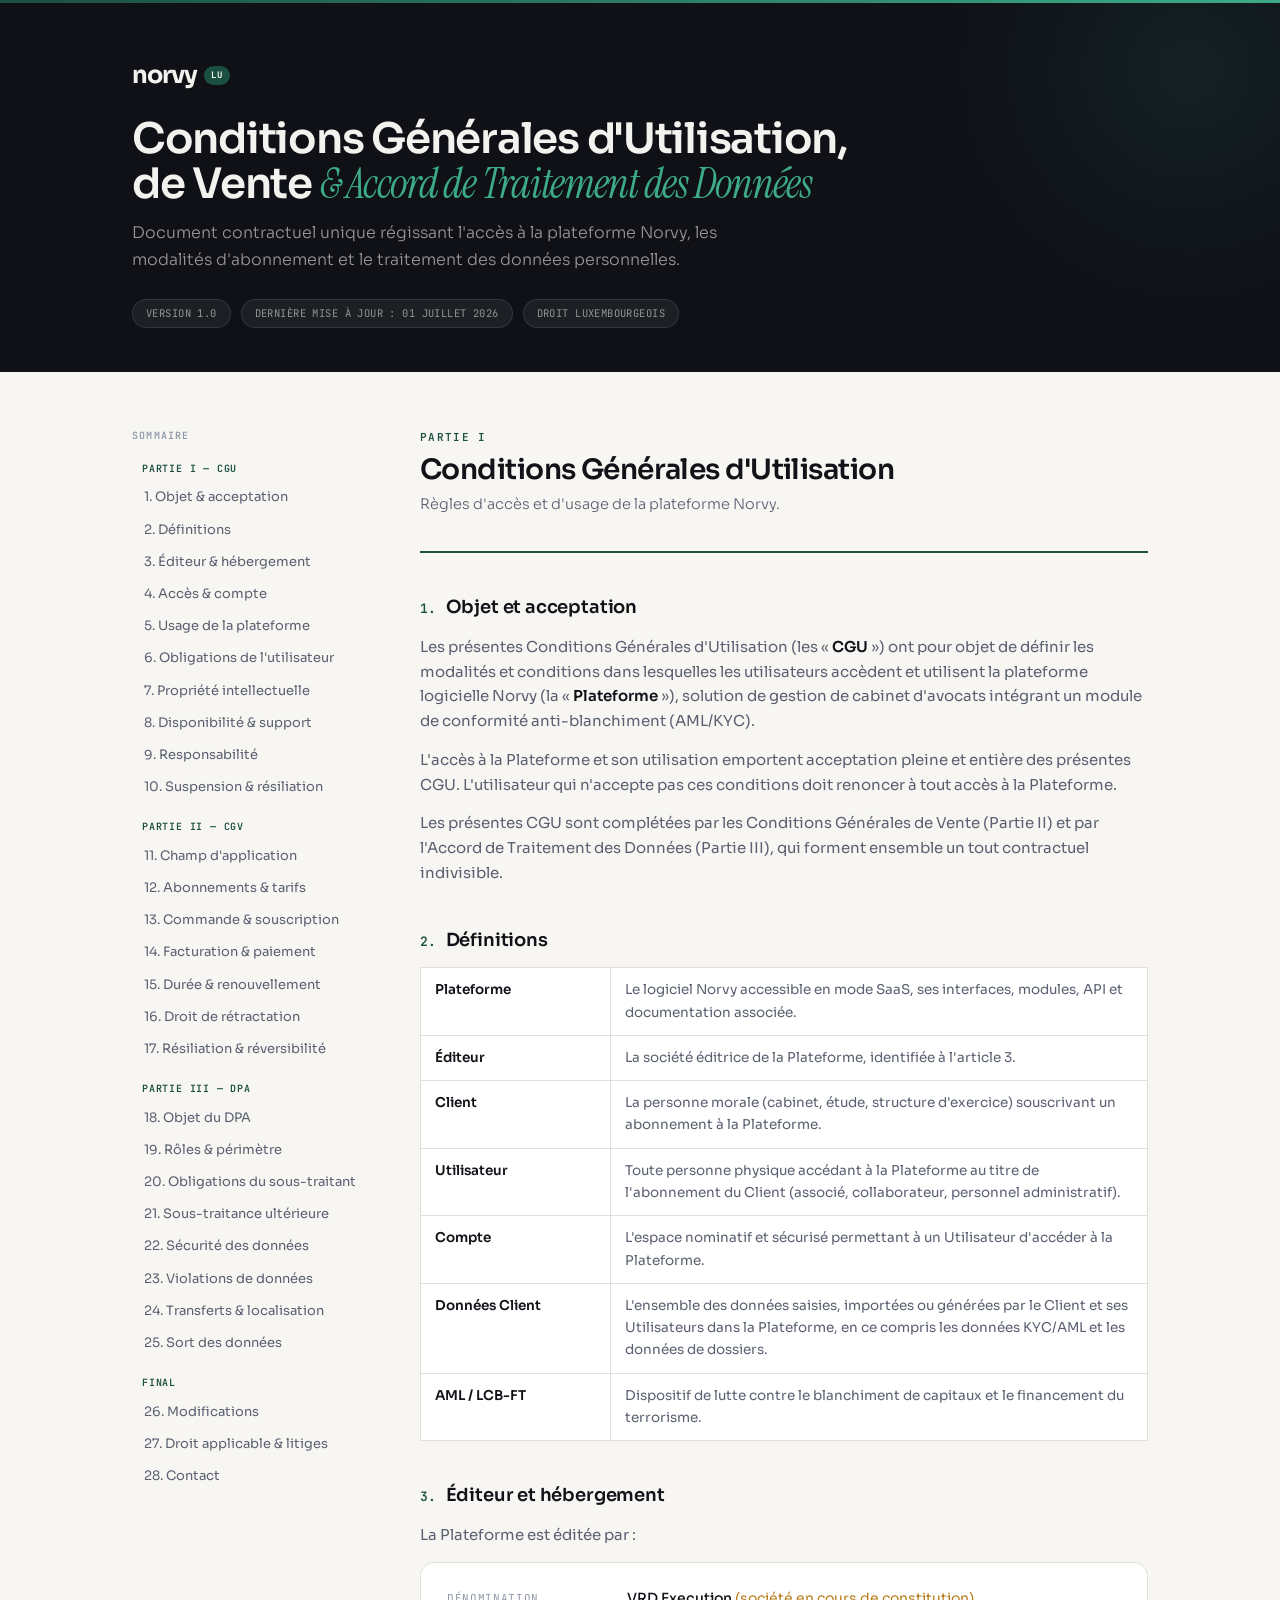
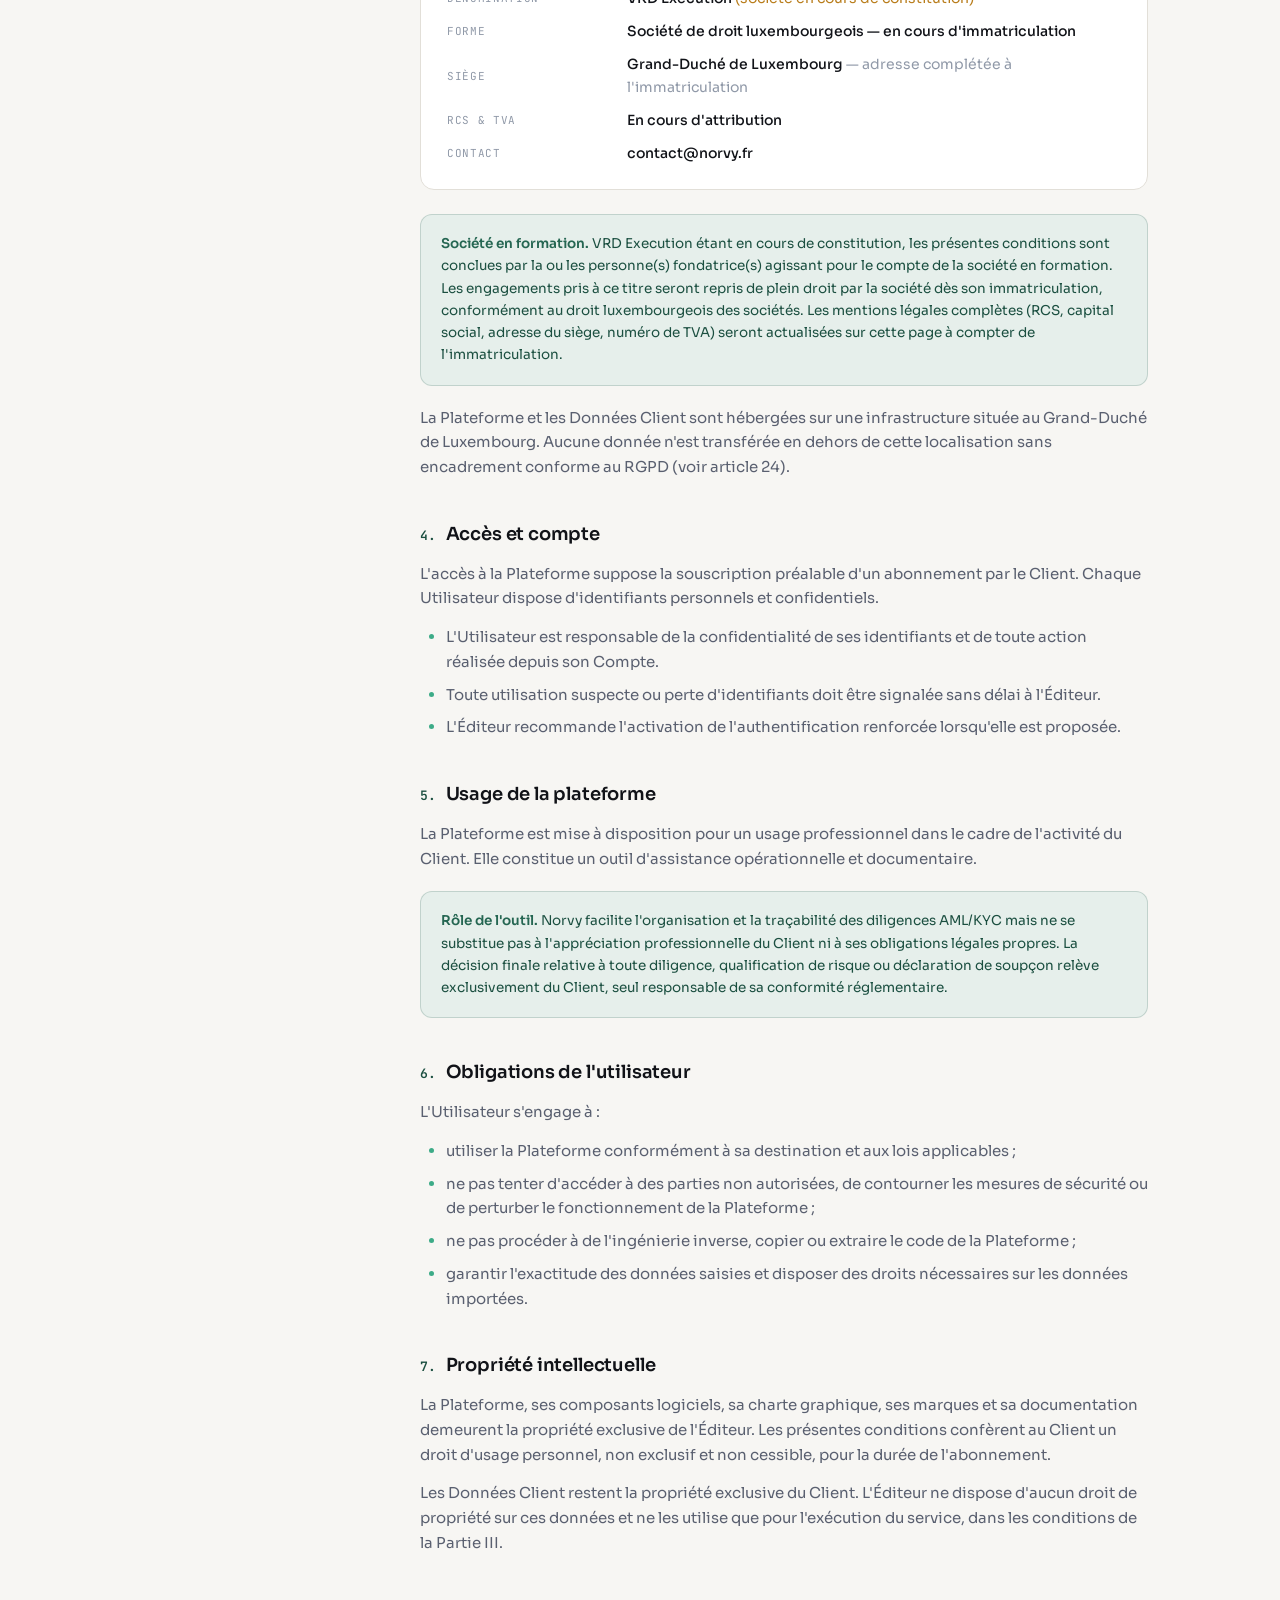
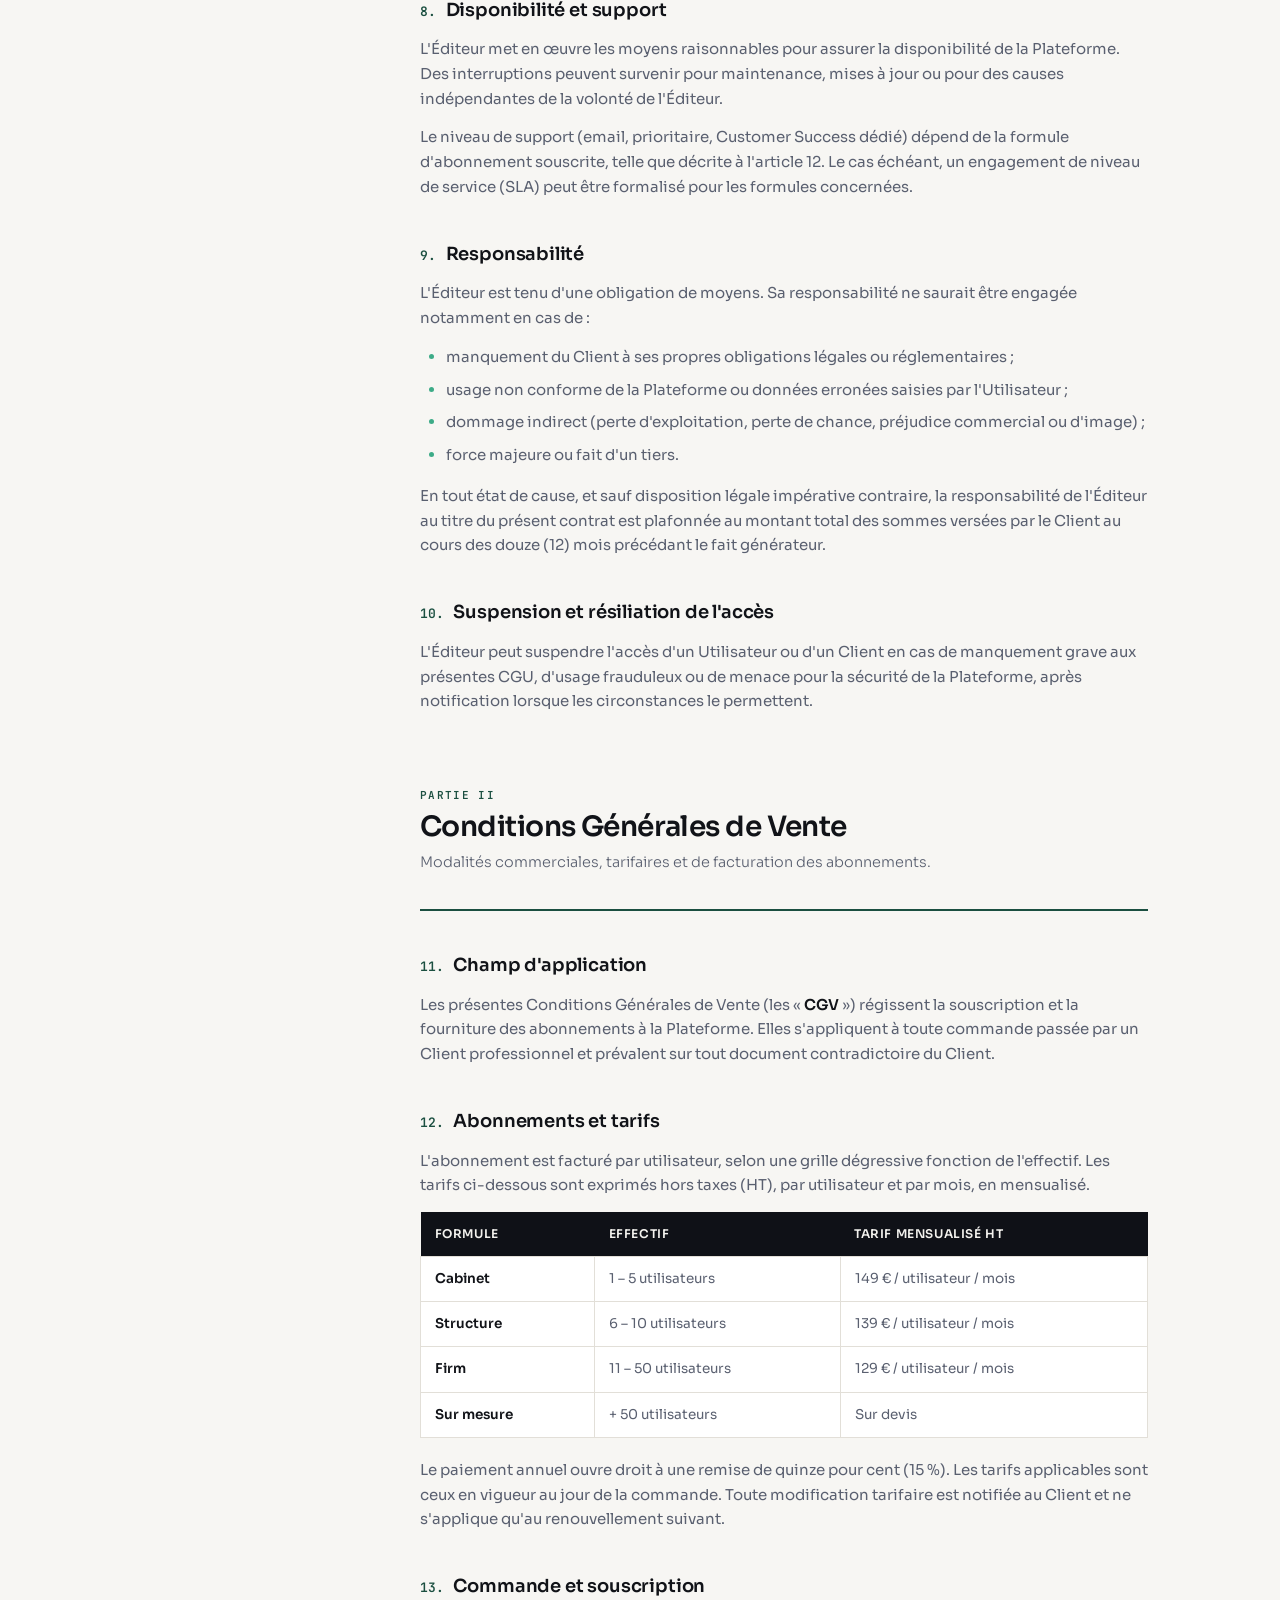
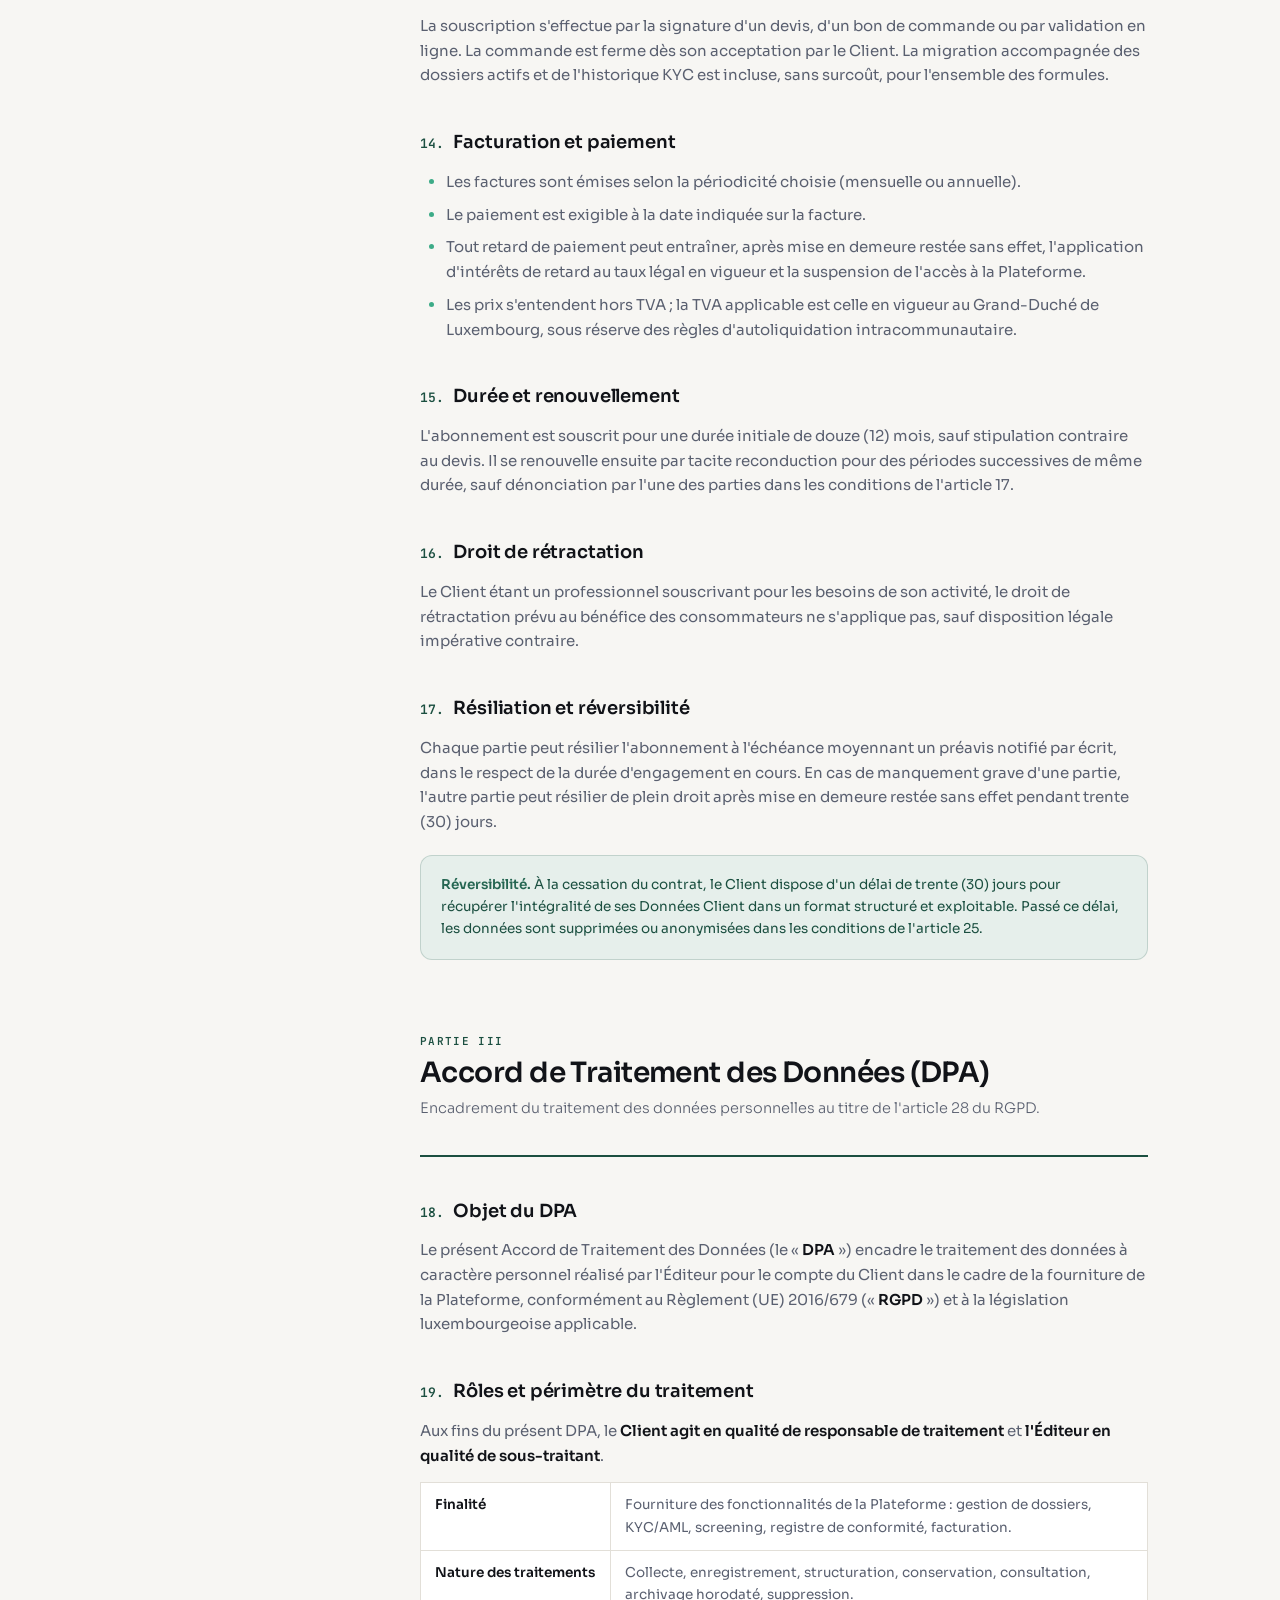
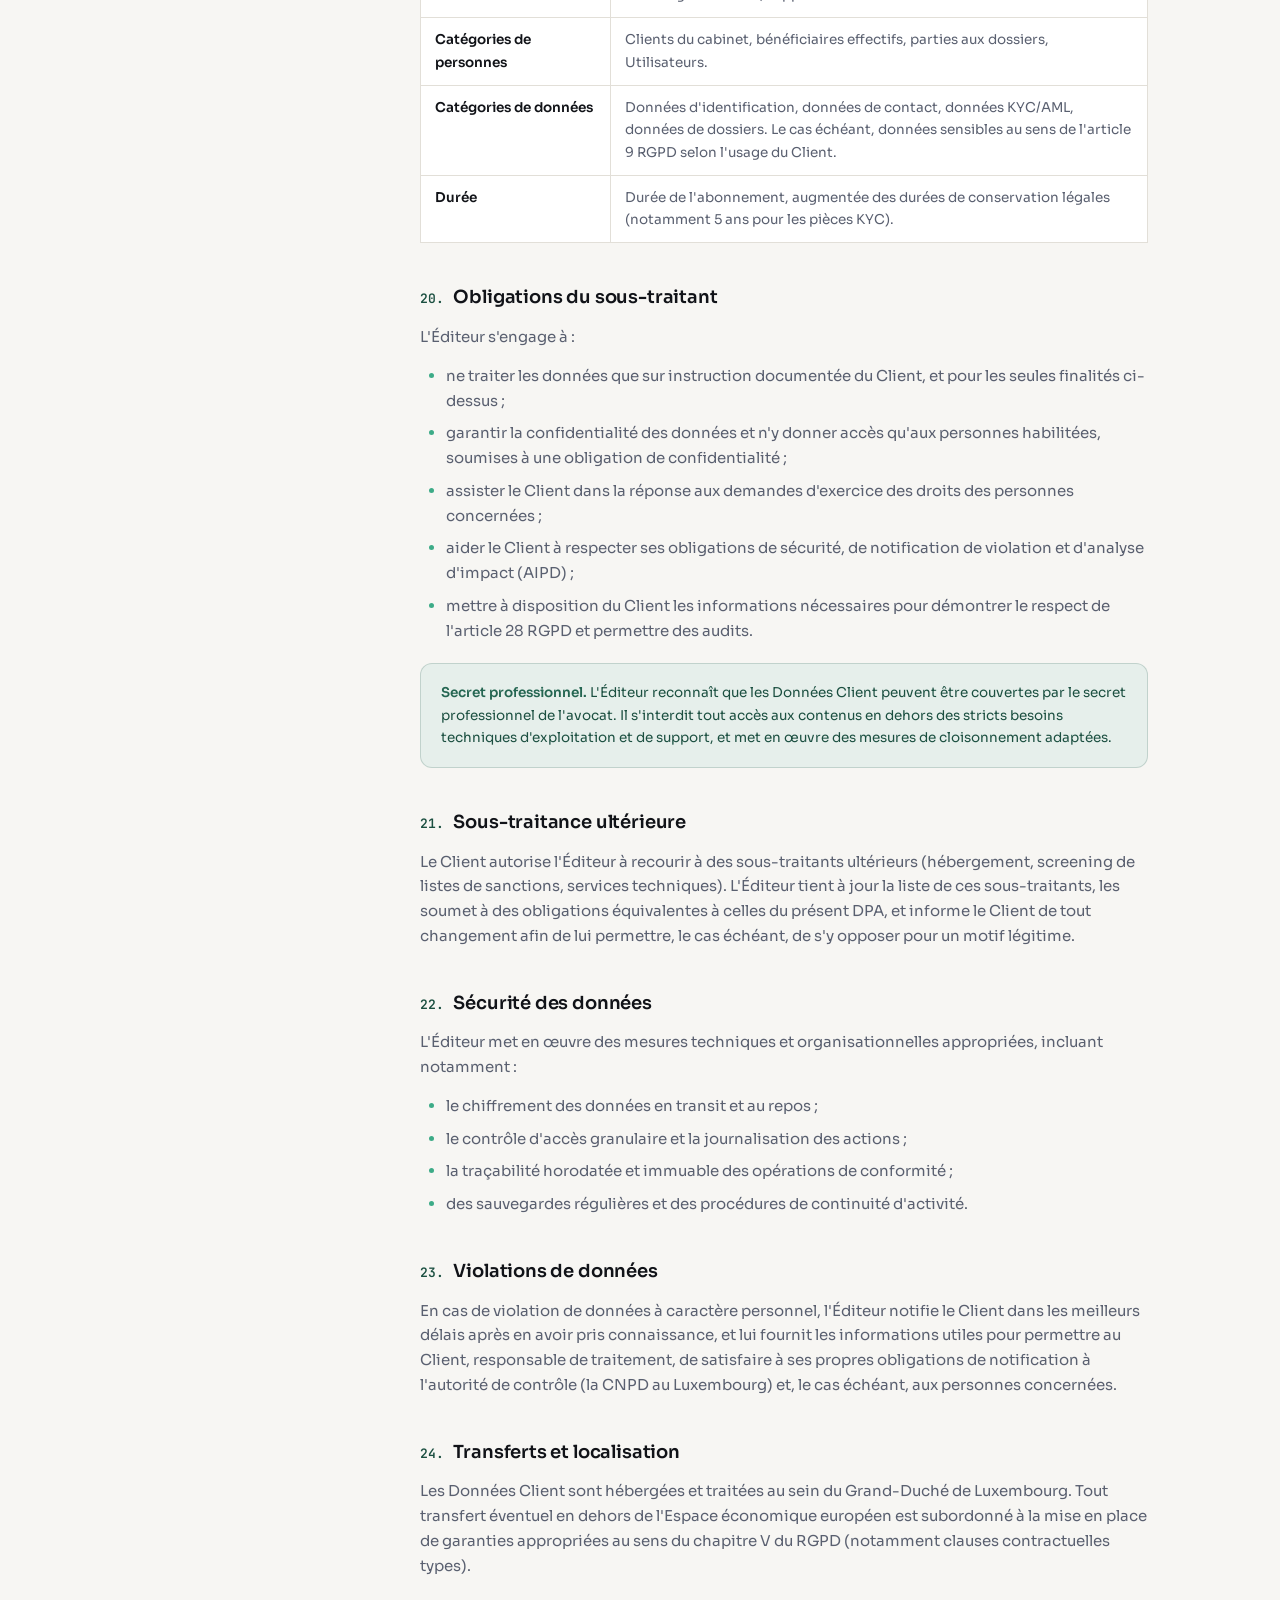
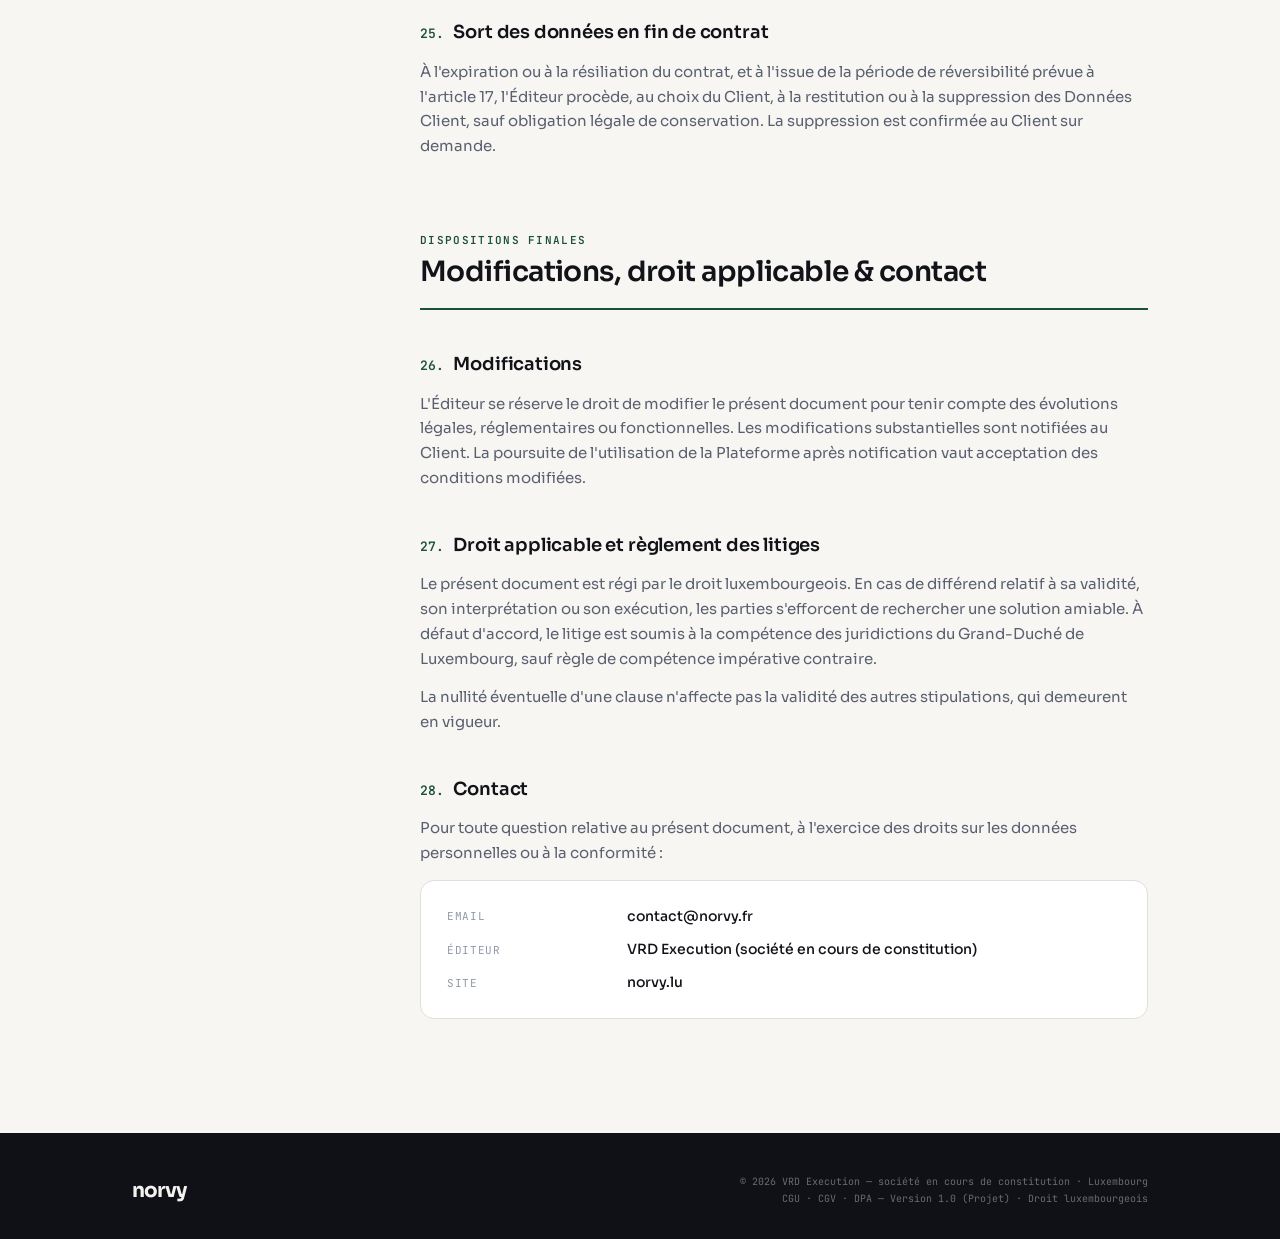
<file: cgu.html>
<!DOCTYPE html>
<html lang="fr">
<head>
<meta charset="UTF-8" />
<meta name="viewport" content="width=device-width, initial-scale=1.0" />
<title>Norvy — Conditions Générales d'Utilisation, de Vente & Accord de Traitement (DPA)</title>
<meta name="description" content="Conditions générales d'utilisation (CGU), conditions générales de vente (CGV) et accord de traitement des données (DPA) de la plateforme Norvy." />
<link rel="preconnect" href="https://fonts.googleapis.com">
<link rel="preconnect" href="https://fonts.gstatic.com" crossorigin>
<link href="https://fonts.googleapis.com/css2?family=Sora:wght@300;400;500;600;700&family=Instrument+Serif:ital@0;1&family=JetBrains+Mono:wght@400;500;600&display=swap" rel="stylesheet">
<style>
:root {
  --bg: #F7F6F3;
  --bg-elev: #FFFFFF;
  --bg-elev-2: #EFEDE8;
  --bg-dark: #0F1117;
  --border: #E2DFD8;
  --border-soft: #ECEAE4;
  --text: #111318;
  --text-dim: #5A6070;
  --text-faint: #9099A8;
  --accent: #1B4F40;
  --accent-mid: #256652;
  --accent-light: #E6EFEb;
  --accent-bright: #3DAB87;
  --warn: #B87C1A;
  --warn-soft: #FBF2DF;
}
* { box-sizing: border-box; margin: 0; padding: 0; }
html { scroll-behavior: smooth; }
body {
  background: var(--bg);
  color: var(--text);
  font-family: 'Sora', sans-serif;
  -webkit-font-smoothing: antialiased;
  line-height: 1.65;
  font-size: 15px;
}
.wrap { max-width: 1080px; margin: 0 auto; padding: 0 32px; }

/* Header */
header.doc-head {
  background: var(--bg-dark);
  color: #F3F2EE;
  padding: 56px 0 44px;
  position: relative;
  overflow: hidden;
}
header.doc-head::before {
  content: ''; position: absolute; top: -180px; right: -160px;
  width: 500px; height: 500px;
  background: radial-gradient(circle, rgba(61,171,135,0.10) 0%, transparent 70%);
  pointer-events: none;
}
header.doc-head::after {
  content: ''; position: absolute; top: 0; left: 0; right: 0; height: 3px;
  background: linear-gradient(90deg, var(--accent), var(--accent-bright));
}
.doc-brand { font-size: 24px; font-weight: 700; letter-spacing: -0.04em; color: #F3F2EE; margin-bottom: 20px; display: inline-flex; align-items: center; gap: 7px; }
.doc-brand .pill { background: var(--accent); color: #fff; font-size: 9px; font-weight: 600; letter-spacing: 0.08em; text-transform: uppercase; padding: 2px 7px; border-radius: 100px; font-family: 'JetBrains Mono', monospace; }
.doc-head h1 { font-size: clamp(28px, 4vw, 42px); font-weight: 600; letter-spacing: -0.03em; line-height: 1.08; margin-bottom: 14px; max-width: 760px; position: relative; }
.doc-head h1 em { font-family: 'Instrument Serif', serif; font-style: italic; font-weight: 400; color: var(--accent-bright); }
.doc-head .lead { color: rgba(243,242,238,0.6); font-size: 16px; max-width: 620px; font-weight: 300; position: relative; }
.doc-meta { display: flex; gap: 10px; flex-wrap: wrap; margin-top: 26px; position: relative; }
.doc-meta span { font-family: 'JetBrains Mono', monospace; font-size: 10.5px; letter-spacing: 0.04em; text-transform: uppercase; color: rgba(243,242,238,0.55); background: rgba(255,255,255,0.06); border: 1px solid rgba(255,255,255,0.1); border-radius: 100px; padding: 5px 13px; }

/* Draft notice */
.draft-banner {
  background: var(--warn-soft);
  border-bottom: 1px solid rgba(184,124,26,0.25);
  padding: 16px 0;
}
.draft-banner .wrap { display: flex; align-items: flex-start; gap: 12px; }
.draft-banner svg { width: 18px; height: 18px; color: var(--warn); flex-shrink: 0; margin-top: 2px; }
.draft-banner p { font-size: 13px; color: #7a5210; line-height: 1.55; }
.draft-banner strong { color: var(--warn); }

/* Layout */
.doc-body { display: grid; grid-template-columns: 240px 1fr; gap: 48px; padding: 56px 0 90px; align-items: start; }

/* TOC */
.toc { position: sticky; top: 24px; }
.toc-title { font-family: 'JetBrains Mono', monospace; font-size: 10px; text-transform: uppercase; letter-spacing: 0.12em; color: var(--text-faint); margin-bottom: 16px; font-weight: 600; }
.toc ol { list-style: none; }
.toc > ol > li { margin-bottom: 4px; }
.toc a { color: var(--text-dim); text-decoration: none; font-size: 13px; display: block; padding: 5px 10px; border-radius: 7px; border-left: 2px solid transparent; transition: all 0.15s; line-height: 1.4; }
.toc a:hover { color: var(--text); background: var(--bg-elev); border-left-color: var(--accent-bright); }
.toc .toc-part { font-weight: 600; color: var(--accent); font-family: 'JetBrains Mono', monospace; font-size: 10px; text-transform: uppercase; letter-spacing: 0.08em; margin: 18px 0 6px; padding: 0 10px; }
.toc .toc-part:first-child { margin-top: 0; }

/* Content */
.content { min-width: 0; }
.part-header { margin: 0 0 32px; padding-bottom: 20px; border-bottom: 2px solid var(--accent); }
.part-header:not(:first-child) { margin-top: 72px; }
.part-eyebrow { font-family: 'JetBrains Mono', monospace; font-size: 11px; text-transform: uppercase; letter-spacing: 0.12em; color: var(--accent); font-weight: 600; margin-bottom: 8px; }
.part-header h2 { font-size: 28px; font-weight: 600; letter-spacing: -0.02em; line-height: 1.1; }
.part-header p { color: var(--text-dim); font-size: 14.5px; margin-top: 8px; font-weight: 300; }

.content h3 {
  font-size: 18px; font-weight: 600; letter-spacing: -0.01em;
  margin: 40px 0 12px; scroll-margin-top: 24px;
  display: flex; align-items: baseline; gap: 10px;
}
.content h3 .num { font-family: 'JetBrains Mono', monospace; font-size: 13px; color: var(--accent); font-weight: 600; flex-shrink: 0; }
.content h4 { font-size: 15px; font-weight: 600; margin: 22px 0 8px; color: var(--text); }
.content p { margin-bottom: 14px; color: var(--text-dim); }
.content strong { color: var(--text); font-weight: 600; }
.content ul, .content ol { margin: 0 0 16px 4px; padding-left: 22px; color: var(--text-dim); }
.content li { margin-bottom: 8px; }
.content li::marker { color: var(--accent-bright); }
.content a { color: var(--accent); text-decoration: underline; text-underline-offset: 2px; }

.callout {
  background: var(--accent-light);
  border: 1px solid rgba(27,79,64,0.18);
  border-radius: 12px;
  padding: 18px 20px;
  margin: 20px 0;
}
.callout p { color: var(--accent); font-size: 13.5px; margin: 0; }
.callout strong { color: var(--accent-mid); }

.def-table { width: 100%; border-collapse: collapse; margin: 8px 0 20px; font-size: 13.5px; }
.def-table td { padding: 11px 14px; border: 1px solid var(--border); vertical-align: top; }
.def-table td:first-child { background: var(--bg-elev); font-weight: 600; color: var(--text); width: 190px; }
.def-table td:last-child { background: var(--bg-elev); color: var(--text-dim); }

.price-table { width: 100%; border-collapse: collapse; margin: 8px 0 20px; font-size: 13.5px; }
.price-table th { background: var(--bg-dark); color: #F3F2EE; padding: 12px 14px; text-align: left; font-weight: 600; font-size: 12px; text-transform: uppercase; letter-spacing: 0.05em; }
.price-table td { padding: 11px 14px; border: 1px solid var(--border); background: var(--bg-elev); color: var(--text-dim); }
.price-table td strong { color: var(--text); }

.entity-card {
  background: var(--bg-elev);
  border: 1px solid var(--border);
  border-radius: 14px;
  padding: 24px 26px;
  margin: 8px 0 24px;
}
.entity-card dl { display: grid; grid-template-columns: 160px 1fr; gap: 10px 20px; font-size: 14px; }
.entity-card dt { color: var(--text-faint); font-family: 'JetBrains Mono', monospace; font-size: 11px; text-transform: uppercase; letter-spacing: 0.06em; align-self: center; }
.entity-card dd { color: var(--text); font-weight: 500; }

/* Footer */
footer.doc-foot { background: var(--bg-dark); padding: 40px 0 32px; }
footer.doc-foot .wrap { display: flex; justify-content: space-between; align-items: center; flex-wrap: wrap; gap: 16px; }
.foot-brand { font-size: 20px; font-weight: 700; letter-spacing: -0.04em; color: #F3F2EE; }
.foot-legal { font-family: 'JetBrains Mono', monospace; font-size: 10px; color: rgba(243,242,238,0.4); text-align: right; line-height: 1.7; }

/* Back to top */
.back-top {
  position: fixed; bottom: 24px; right: 24px;
  width: 44px; height: 44px; border-radius: 12px;
  background: var(--accent); color: #fff;
  display: flex; align-items: center; justify-content: center;
  cursor: pointer; border: none; opacity: 0; pointer-events: none;
  transition: all 0.25s; box-shadow: 0 6px 20px -6px rgba(27,79,64,0.5); z-index: 50;
}
.back-top.visible { opacity: 1; pointer-events: auto; }
.back-top:hover { background: var(--accent-mid); transform: translateY(-2px); }
.back-top svg { width: 20px; height: 20px; }

@media (max-width: 880px) {
  .doc-body { grid-template-columns: 1fr; gap: 0; }
  .toc { position: static; margin-bottom: 40px; padding-bottom: 32px; border-bottom: 1px solid var(--border); }
  .toc ol { columns: 2; column-gap: 20px; }
  .wrap { padding: 0 20px; }
  .entity-card dl { grid-template-columns: 1fr; gap: 4px 0; }
  .entity-card dt { margin-top: 10px; }
  .def-table td:first-child { width: auto; }
}
@media (max-width: 560px) {
  .toc ol { columns: 1; }
  .content h3 { flex-direction: column; gap: 2px; }
}
</style>
</head>
<body>

<header class="doc-head">
  <div class="wrap">
    <div class="doc-brand">norvy <span class="pill">LU</span></div>
    <h1>Conditions Générales d'Utilisation, de Vente <em>&amp; Accord de Traitement des Données</em></h1>
    <p class="lead">Document contractuel unique régissant l'accès à la plateforme Norvy, les modalités d'abonnement et le traitement des données personnelles.</p>
    <div class="doc-meta">
      <span>Version 1.0 </span>
      <span>Dernière mise à jour : 01 juillet 2026 </span>
      <span>Droit luxembourgeois</span>
    </div>
  </div>
</header>

<div class="wrap">
  <div class="doc-body">

    <!-- TABLE DES MATIÈRES -->
    <nav class="toc">
      <div class="toc-title">Sommaire</div>
      <ol>
        <div class="toc-part">Partie I — CGU</div>
        <li><a href="#cgu-1">1. Objet &amp; acceptation</a></li>
        <li><a href="#cgu-2">2. Définitions</a></li>
        <li><a href="#cgu-3">3. Éditeur &amp; hébergement</a></li>
        <li><a href="#cgu-4">4. Accès &amp; compte</a></li>
        <li><a href="#cgu-5">5. Usage de la plateforme</a></li>
        <li><a href="#cgu-6">6. Obligations de l'utilisateur</a></li>
        <li><a href="#cgu-7">7. Propriété intellectuelle</a></li>
        <li><a href="#cgu-8">8. Disponibilité &amp; support</a></li>
        <li><a href="#cgu-9">9. Responsabilité</a></li>
        <li><a href="#cgu-10">10. Suspension &amp; résiliation</a></li>

        <div class="toc-part">Partie II — CGV</div>
        <li><a href="#cgv-1">11. Champ d'application</a></li>
        <li><a href="#cgv-2">12. Abonnements &amp; tarifs</a></li>
        <li><a href="#cgv-3">13. Commande &amp; souscription</a></li>
        <li><a href="#cgv-4">14. Facturation &amp; paiement</a></li>
        <li><a href="#cgv-5">15. Durée &amp; renouvellement</a></li>
        <li><a href="#cgv-6">16. Droit de rétractation</a></li>
        <li><a href="#cgv-7">17. Résiliation &amp; réversibilité</a></li>

        <div class="toc-part">Partie III — DPA</div>
        <li><a href="#dpa-1">18. Objet du DPA</a></li>
        <li><a href="#dpa-2">19. Rôles &amp; périmètre</a></li>
        <li><a href="#dpa-3">20. Obligations du sous-traitant</a></li>
        <li><a href="#dpa-4">21. Sous-traitance ultérieure</a></li>
        <li><a href="#dpa-5">22. Sécurité des données</a></li>
        <li><a href="#dpa-6">23. Violations de données</a></li>
        <li><a href="#dpa-7">24. Transferts &amp; localisation</a></li>
        <li><a href="#dpa-8">25. Sort des données</a></li>

        <div class="toc-part">Final</div>
        <li><a href="#final-1">26. Modifications</a></li>
        <li><a href="#final-2">27. Droit applicable &amp; litiges</a></li>
        <li><a href="#final-3">28. Contact</a></li>
      </ol>
    </nav>

    <!-- CONTENU -->
    <main class="content">

      <!-- ============ PARTIE I : CGU ============ -->
      <div class="part-header" id="cgu">
        <div class="part-eyebrow">Partie I</div>
        <h2>Conditions Générales d'Utilisation</h2>
        <p>Règles d'accès et d'usage de la plateforme Norvy.</p>
      </div>

      <h3 id="cgu-1"><span class="num">1.</span> Objet et acceptation</h3>
      <p>Les présentes Conditions Générales d'Utilisation (les « <strong>CGU</strong> ») ont pour objet de définir les modalités et conditions dans lesquelles les utilisateurs accèdent et utilisent la plateforme logicielle Norvy (la « <strong>Plateforme</strong> »), solution de gestion de cabinet d'avocats intégrant un module de conformité anti-blanchiment (AML/KYC).</p>
      <p>L'accès à la Plateforme et son utilisation emportent acceptation pleine et entière des présentes CGU. L'utilisateur qui n'accepte pas ces conditions doit renoncer à tout accès à la Plateforme.</p>
      <p>Les présentes CGU sont complétées par les Conditions Générales de Vente (Partie II) et par l'Accord de Traitement des Données (Partie III), qui forment ensemble un tout contractuel indivisible.</p>

      <h3 id="cgu-2"><span class="num">2.</span> Définitions</h3>
      <table class="def-table">
        <tr><td>Plateforme</td><td>Le logiciel Norvy accessible en mode SaaS, ses interfaces, modules, API et documentation associée.</td></tr>
        <tr><td>Éditeur</td><td>La société éditrice de la Plateforme, identifiée à l'article 3.</td></tr>
        <tr><td>Client</td><td>La personne morale (cabinet, étude, structure d'exercice) souscrivant un abonnement à la Plateforme.</td></tr>
        <tr><td>Utilisateur</td><td>Toute personne physique accédant à la Plateforme au titre de l'abonnement du Client (associé, collaborateur, personnel administratif).</td></tr>
        <tr><td>Compte</td><td>L'espace nominatif et sécurisé permettant à un Utilisateur d'accéder à la Plateforme.</td></tr>
        <tr><td>Données Client</td><td>L'ensemble des données saisies, importées ou générées par le Client et ses Utilisateurs dans la Plateforme, en ce compris les données KYC/AML et les données de dossiers.</td></tr>
        <tr><td>AML / LCB-FT</td><td>Dispositif de lutte contre le blanchiment de capitaux et le financement du terrorisme.</td></tr>
      </table>

      <h3 id="cgu-3"><span class="num">3.</span> Éditeur et hébergement</h3>
      <p>La Plateforme est éditée par :</p>
      <div class="entity-card">
        <dl>
          <dt>Dénomination</dt><dd>VRD Execution <span style="color:var(--warn);font-weight:400;">(société en cours de constitution)</span></dd>
          <dt>Forme</dt><dd>Société de droit luxembourgeois — en cours d'immatriculation</dd>
          <dt>Siège</dt><dd>Grand-Duché de Luxembourg <span style="color:var(--text-faint);font-weight:400;">— adresse complétée à l'immatriculation</span></dd>
          <dt>RCS &amp; TVA</dt><dd>En cours d'attribution</dd>
          <dt>Contact</dt><dd>contact@norvy.fr</dd>
        </dl>
      </div>
      <div class="callout">
        <p><strong>Société en formation.</strong> VRD Execution étant en cours de constitution, les présentes conditions sont conclues par la ou les personne(s) fondatrice(s) agissant pour le compte de la société en formation. Les engagements pris à ce titre seront repris de plein droit par la société dès son immatriculation, conformément au droit luxembourgeois des sociétés. Les mentions légales complètes (RCS, capital social, adresse du siège, numéro de TVA) seront actualisées sur cette page à compter de l'immatriculation.</p>
      </div>
      <p>La Plateforme et les Données Client sont hébergées sur une infrastructure située au Grand-Duché de Luxembourg. Aucune donnée n'est transférée en dehors de cette localisation sans encadrement conforme au RGPD (voir article 24).</p>

      <h3 id="cgu-4"><span class="num">4.</span> Accès et compte</h3>
      <p>L'accès à la Plateforme suppose la souscription préalable d'un abonnement par le Client. Chaque Utilisateur dispose d'identifiants personnels et confidentiels.</p>
      <ul>
        <li>L'Utilisateur est responsable de la confidentialité de ses identifiants et de toute action réalisée depuis son Compte.</li>
        <li>Toute utilisation suspecte ou perte d'identifiants doit être signalée sans délai à l'Éditeur.</li>
        <li>L'Éditeur recommande l'activation de l'authentification renforcée lorsqu'elle est proposée.</li>
      </ul>

      <h3 id="cgu-5"><span class="num">5.</span> Usage de la plateforme</h3>
      <p>La Plateforme est mise à disposition pour un usage professionnel dans le cadre de l'activité du Client. Elle constitue un outil d'assistance opérationnelle et documentaire.</p>
      <div class="callout">
        <p><strong>Rôle de l'outil.</strong> Norvy facilite l'organisation et la traçabilité des diligences AML/KYC mais ne se substitue pas à l'appréciation professionnelle du Client ni à ses obligations légales propres. La décision finale relative à toute diligence, qualification de risque ou déclaration de soupçon relève exclusivement du Client, seul responsable de sa conformité réglementaire.</p>
      </div>

      <h3 id="cgu-6"><span class="num">6.</span> Obligations de l'utilisateur</h3>
      <p>L'Utilisateur s'engage à :</p>
      <ul>
        <li>utiliser la Plateforme conformément à sa destination et aux lois applicables ;</li>
        <li>ne pas tenter d'accéder à des parties non autorisées, de contourner les mesures de sécurité ou de perturber le fonctionnement de la Plateforme ;</li>
        <li>ne pas procéder à de l'ingénierie inverse, copier ou extraire le code de la Plateforme ;</li>
        <li>garantir l'exactitude des données saisies et disposer des droits nécessaires sur les données importées.</li>
      </ul>

      <h3 id="cgu-7"><span class="num">7.</span> Propriété intellectuelle</h3>
      <p>La Plateforme, ses composants logiciels, sa charte graphique, ses marques et sa documentation demeurent la propriété exclusive de l'Éditeur. Les présentes conditions confèrent au Client un droit d'usage personnel, non exclusif et non cessible, pour la durée de l'abonnement.</p>
      <p>Les Données Client restent la propriété exclusive du Client. L'Éditeur ne dispose d'aucun droit de propriété sur ces données et ne les utilise que pour l'exécution du service, dans les conditions de la Partie III.</p>

      <h3 id="cgu-8"><span class="num">8.</span> Disponibilité et support</h3>
      <p>L'Éditeur met en œuvre les moyens raisonnables pour assurer la disponibilité de la Plateforme. Des interruptions peuvent survenir pour maintenance, mises à jour ou pour des causes indépendantes de la volonté de l'Éditeur.</p>
      <p>Le niveau de support (email, prioritaire, Customer Success dédié) dépend de la formule d'abonnement souscrite, telle que décrite à l'article 12. Le cas échéant, un engagement de niveau de service (SLA) peut être formalisé pour les formules concernées.</p>

      <h3 id="cgu-9"><span class="num">9.</span> Responsabilité</h3>
      <p>L'Éditeur est tenu d'une obligation de moyens. Sa responsabilité ne saurait être engagée notamment en cas de :</p>
      <ul>
        <li>manquement du Client à ses propres obligations légales ou réglementaires ;</li>
        <li>usage non conforme de la Plateforme ou données erronées saisies par l'Utilisateur ;</li>
        <li>dommage indirect (perte d'exploitation, perte de chance, préjudice commercial ou d'image) ;</li>
        <li>force majeure ou fait d'un tiers.</li>
      </ul>
      <p>En tout état de cause, et sauf disposition légale impérative contraire, la responsabilité de l'Éditeur au titre du présent contrat est plafonnée au montant total des sommes versées par le Client au cours des douze (12) mois précédant le fait générateur.</p>

      <h3 id="cgu-10"><span class="num">10.</span> Suspension et résiliation de l'accès</h3>
      <p>L'Éditeur peut suspendre l'accès d'un Utilisateur ou d'un Client en cas de manquement grave aux présentes CGU, d'usage frauduleux ou de menace pour la sécurité de la Plateforme, après notification lorsque les circonstances le permettent.</p>

      <!-- ============ PARTIE II : CGV ============ -->
      <div class="part-header" id="cgv">
        <div class="part-eyebrow">Partie II</div>
        <h2>Conditions Générales de Vente</h2>
        <p>Modalités commerciales, tarifaires et de facturation des abonnements.</p>
      </div>

      <h3 id="cgv-1"><span class="num">11.</span> Champ d'application</h3>
      <p>Les présentes Conditions Générales de Vente (les « <strong>CGV</strong> ») régissent la souscription et la fourniture des abonnements à la Plateforme. Elles s'appliquent à toute commande passée par un Client professionnel et prévalent sur tout document contradictoire du Client.</p>

      <h3 id="cgv-2"><span class="num">12.</span> Abonnements et tarifs</h3>
      <p>L'abonnement est facturé par utilisateur, selon une grille dégressive fonction de l'effectif. Les tarifs ci-dessous sont exprimés hors taxes (HT), par utilisateur et par mois, en mensualisé.</p>
      <table class="price-table">
        <thead><tr><th>Formule</th><th>Effectif</th><th>Tarif mensualisé HT</th></tr></thead>
        <tbody>
          <tr><td><strong>Cabinet</strong></td><td>1 – 5 utilisateurs</td><td>149 € / utilisateur / mois</td></tr>
          <tr><td><strong>Structure</strong></td><td>6 – 10 utilisateurs</td><td>139 € / utilisateur / mois</td></tr>
          <tr><td><strong>Firm</strong></td><td>11 – 50 utilisateurs</td><td>129 € / utilisateur / mois</td></tr>
          <tr><td><strong>Sur mesure</strong></td><td>+ 50 utilisateurs</td><td>Sur devis</td></tr>
        </tbody>
      </table>
      <p>Le paiement annuel ouvre droit à une remise de quinze pour cent (15 %). Les tarifs applicables sont ceux en vigueur au jour de la commande. Toute modification tarifaire est notifiée au Client et ne s'applique qu'au renouvellement suivant.</p>

      <h3 id="cgv-3"><span class="num">13.</span> Commande et souscription</h3>
      <p>La souscription s'effectue par la signature d'un devis, d'un bon de commande ou par validation en ligne. La commande est ferme dès son acceptation par le Client. La migration accompagnée des dossiers actifs et de l'historique KYC est incluse, sans surcoût, pour l'ensemble des formules.</p>

      <h3 id="cgv-4"><span class="num">14.</span> Facturation et paiement</h3>
      <ul>
        <li>Les factures sont émises selon la périodicité choisie (mensuelle ou annuelle).</li>
        <li>Le paiement est exigible à la date indiquée sur la facture.</li>
        <li>Tout retard de paiement peut entraîner, après mise en demeure restée sans effet, l'application d'intérêts de retard au taux légal en vigueur et la suspension de l'accès à la Plateforme.</li>
        <li>Les prix s'entendent hors TVA ; la TVA applicable est celle en vigueur au Grand-Duché de Luxembourg, sous réserve des règles d'autoliquidation intracommunautaire.</li>
      </ul>

      <h3 id="cgv-5"><span class="num">15.</span> Durée et renouvellement</h3>
      <p>L'abonnement est souscrit pour une durée initiale de douze (12) mois, sauf stipulation contraire au devis. Il se renouvelle ensuite par tacite reconduction pour des périodes successives de même durée, sauf dénonciation par l'une des parties dans les conditions de l'article 17.</p>

      <h3 id="cgv-6"><span class="num">16.</span> Droit de rétractation</h3>
      <p>Le Client étant un professionnel souscrivant pour les besoins de son activité, le droit de rétractation prévu au bénéfice des consommateurs ne s'applique pas, sauf disposition légale impérative contraire.</p>

      <h3 id="cgv-7"><span class="num">17.</span> Résiliation et réversibilité</h3>
      <p>Chaque partie peut résilier l'abonnement à l'échéance moyennant un préavis notifié par écrit, dans le respect de la durée d'engagement en cours. En cas de manquement grave d'une partie, l'autre partie peut résilier de plein droit après mise en demeure restée sans effet pendant trente (30) jours.</p>
      <div class="callout">
        <p><strong>Réversibilité.</strong> À la cessation du contrat, le Client dispose d'un délai de trente (30) jours pour récupérer l'intégralité de ses Données Client dans un format structuré et exploitable. Passé ce délai, les données sont supprimées ou anonymisées dans les conditions de l'article 25.</p>
      </div>

      <!-- ============ PARTIE III : DPA ============ -->
      <div class="part-header" id="dpa">
        <div class="part-eyebrow">Partie III</div>
        <h2>Accord de Traitement des Données (DPA)</h2>
        <p>Encadrement du traitement des données personnelles au titre de l'article 28 du RGPD.</p>
      </div>

      <h3 id="dpa-1"><span class="num">18.</span> Objet du DPA</h3>
      <p>Le présent Accord de Traitement des Données (le « <strong>DPA</strong> ») encadre le traitement des données à caractère personnel réalisé par l'Éditeur pour le compte du Client dans le cadre de la fourniture de la Plateforme, conformément au Règlement (UE) 2016/679 (« <strong>RGPD</strong> ») et à la législation luxembourgeoise applicable.</p>

      <h3 id="dpa-2"><span class="num">19.</span> Rôles et périmètre du traitement</h3>
      <p>Aux fins du présent DPA, le <strong>Client agit en qualité de responsable de traitement</strong> et <strong>l'Éditeur en qualité de sous-traitant</strong>.</p>
      <table class="def-table">
        <tr><td>Finalité</td><td>Fourniture des fonctionnalités de la Plateforme : gestion de dossiers, KYC/AML, screening, registre de conformité, facturation.</td></tr>
        <tr><td>Nature des traitements</td><td>Collecte, enregistrement, structuration, conservation, consultation, archivage horodaté, suppression.</td></tr>
        <tr><td>Catégories de personnes</td><td>Clients du cabinet, bénéficiaires effectifs, parties aux dossiers, Utilisateurs.</td></tr>
        <tr><td>Catégories de données</td><td>Données d'identification, données de contact, données KYC/AML, données de dossiers. Le cas échéant, données sensibles au sens de l'article 9 RGPD selon l'usage du Client.</td></tr>
        <tr><td>Durée</td><td>Durée de l'abonnement, augmentée des durées de conservation légales (notamment 5 ans pour les pièces KYC).</td></tr>
      </table>

      <h3 id="dpa-3"><span class="num">20.</span> Obligations du sous-traitant</h3>
      <p>L'Éditeur s'engage à :</p>
      <ul>
        <li>ne traiter les données que sur instruction documentée du Client, et pour les seules finalités ci-dessus ;</li>
        <li>garantir la confidentialité des données et n'y donner accès qu'aux personnes habilitées, soumises à une obligation de confidentialité ;</li>
        <li>assister le Client dans la réponse aux demandes d'exercice des droits des personnes concernées ;</li>
        <li>aider le Client à respecter ses obligations de sécurité, de notification de violation et d'analyse d'impact (AIPD) ;</li>
        <li>mettre à disposition du Client les informations nécessaires pour démontrer le respect de l'article 28 RGPD et permettre des audits.</li>
      </ul>
      <div class="callout">
        <p><strong>Secret professionnel.</strong> L'Éditeur reconnaît que les Données Client peuvent être couvertes par le secret professionnel de l'avocat. Il s'interdit tout accès aux contenus en dehors des stricts besoins techniques d'exploitation et de support, et met en œuvre des mesures de cloisonnement adaptées.</p>
      </div>

      <h3 id="dpa-4"><span class="num">21.</span> Sous-traitance ultérieure</h3>
      <p>Le Client autorise l'Éditeur à recourir à des sous-traitants ultérieurs (hébergement, screening de listes de sanctions, services techniques). L'Éditeur tient à jour la liste de ces sous-traitants, les soumet à des obligations équivalentes à celles du présent DPA, et informe le Client de tout changement afin de lui permettre, le cas échéant, de s'y opposer pour un motif légitime.</p>

      <h3 id="dpa-5"><span class="num">22.</span> Sécurité des données</h3>
      <p>L'Éditeur met en œuvre des mesures techniques et organisationnelles appropriées, incluant notamment :</p>
      <ul>
        <li>le chiffrement des données en transit et au repos ;</li>
        <li>le contrôle d'accès granulaire et la journalisation des actions ;</li>
        <li>la traçabilité horodatée et immuable des opérations de conformité ;</li>
        <li>des sauvegardes régulières et des procédures de continuité d'activité.</li>
      </ul>

      <h3 id="dpa-6"><span class="num">23.</span> Violations de données</h3>
      <p>En cas de violation de données à caractère personnel, l'Éditeur notifie le Client dans les meilleurs délais après en avoir pris connaissance, et lui fournit les informations utiles pour permettre au Client, responsable de traitement, de satisfaire à ses propres obligations de notification à l'autorité de contrôle (la CNPD au Luxembourg) et, le cas échéant, aux personnes concernées.</p>

      <h3 id="dpa-7"><span class="num">24.</span> Transferts et localisation</h3>
      <p>Les Données Client sont hébergées et traitées au sein du Grand-Duché de Luxembourg. Tout transfert éventuel en dehors de l'Espace économique européen est subordonné à la mise en place de garanties appropriées au sens du chapitre V du RGPD (notamment clauses contractuelles types).</p>

      <h3 id="dpa-8"><span class="num">25.</span> Sort des données en fin de contrat</h3>
      <p>À l'expiration ou à la résiliation du contrat, et à l'issue de la période de réversibilité prévue à l'article 17, l'Éditeur procède, au choix du Client, à la restitution ou à la suppression des Données Client, sauf obligation légale de conservation. La suppression est confirmée au Client sur demande.</p>

      <!-- ============ DISPOSITIONS FINALES ============ -->
      <div class="part-header" id="final">
        <div class="part-eyebrow">Dispositions finales</div>
        <h2>Modifications, droit applicable &amp; contact</h2>
      </div>

      <h3 id="final-1"><span class="num">26.</span> Modifications</h3>
      <p>L'Éditeur se réserve le droit de modifier le présent document pour tenir compte des évolutions légales, réglementaires ou fonctionnelles. Les modifications substantielles sont notifiées au Client. La poursuite de l'utilisation de la Plateforme après notification vaut acceptation des conditions modifiées.</p>

      <h3 id="final-2"><span class="num">27.</span> Droit applicable et règlement des litiges</h3>
      <p>Le présent document est régi par le droit luxembourgeois. En cas de différend relatif à sa validité, son interprétation ou son exécution, les parties s'efforcent de rechercher une solution amiable. À défaut d'accord, le litige est soumis à la compétence des juridictions du Grand-Duché de Luxembourg, sauf règle de compétence impérative contraire.</p>
      <p>La nullité éventuelle d'une clause n'affecte pas la validité des autres stipulations, qui demeurent en vigueur.</p>

      <h3 id="final-3"><span class="num">28.</span> Contact</h3>
      <p>Pour toute question relative au présent document, à l'exercice des droits sur les données personnelles ou à la conformité :</p>
      <div class="entity-card">
        <dl>
          <dt>Email</dt><dd>contact@norvy.fr</dd>
          <dt>Éditeur</dt><dd>VRD Execution (société en cours de constitution)</dd>
          <dt>Site</dt><dd>norvy.lu</dd>
        </dl>
      </div>

    </main>
  </div>
</div>

<footer class="doc-foot">
  <div class="wrap">
    <div class="foot-brand">norvy</div>
    <div class="foot-legal">
      © 2026 VRD Execution — société en cours de constitution · Luxembourg<br>
      CGU · CGV · DPA — Version 1.0 (Projet) · Droit luxembourgeois
    </div>
  </div>
</footer>

<button class="back-top" id="backTop" aria-label="Retour en haut" type="button">
  <svg viewBox="0 0 24 24" fill="none" stroke="currentColor" stroke-width="2.5"><path d="M12 19V5M5 12l7-7 7 7"/></svg>
</button>

<script>
(function(){
  var bt = document.getElementById('backTop');
  window.addEventListener('scroll', function(){
    if (window.scrollY > 500) bt.classList.add('visible');
    else bt.classList.remove('visible');
  });
  bt.addEventListener('click', function(){ window.scrollTo({top:0, behavior:'smooth'}); });

  document.querySelectorAll('.toc a').forEach(function(a){
    a.addEventListener('click', function(e){
      var t = document.querySelector(a.getAttribute('href'));
      if(t){ e.preventDefault(); t.scrollIntoView({behavior:'smooth', block:'start'}); }
    });
  });
})();
</script>
</body>
</html>
</file>
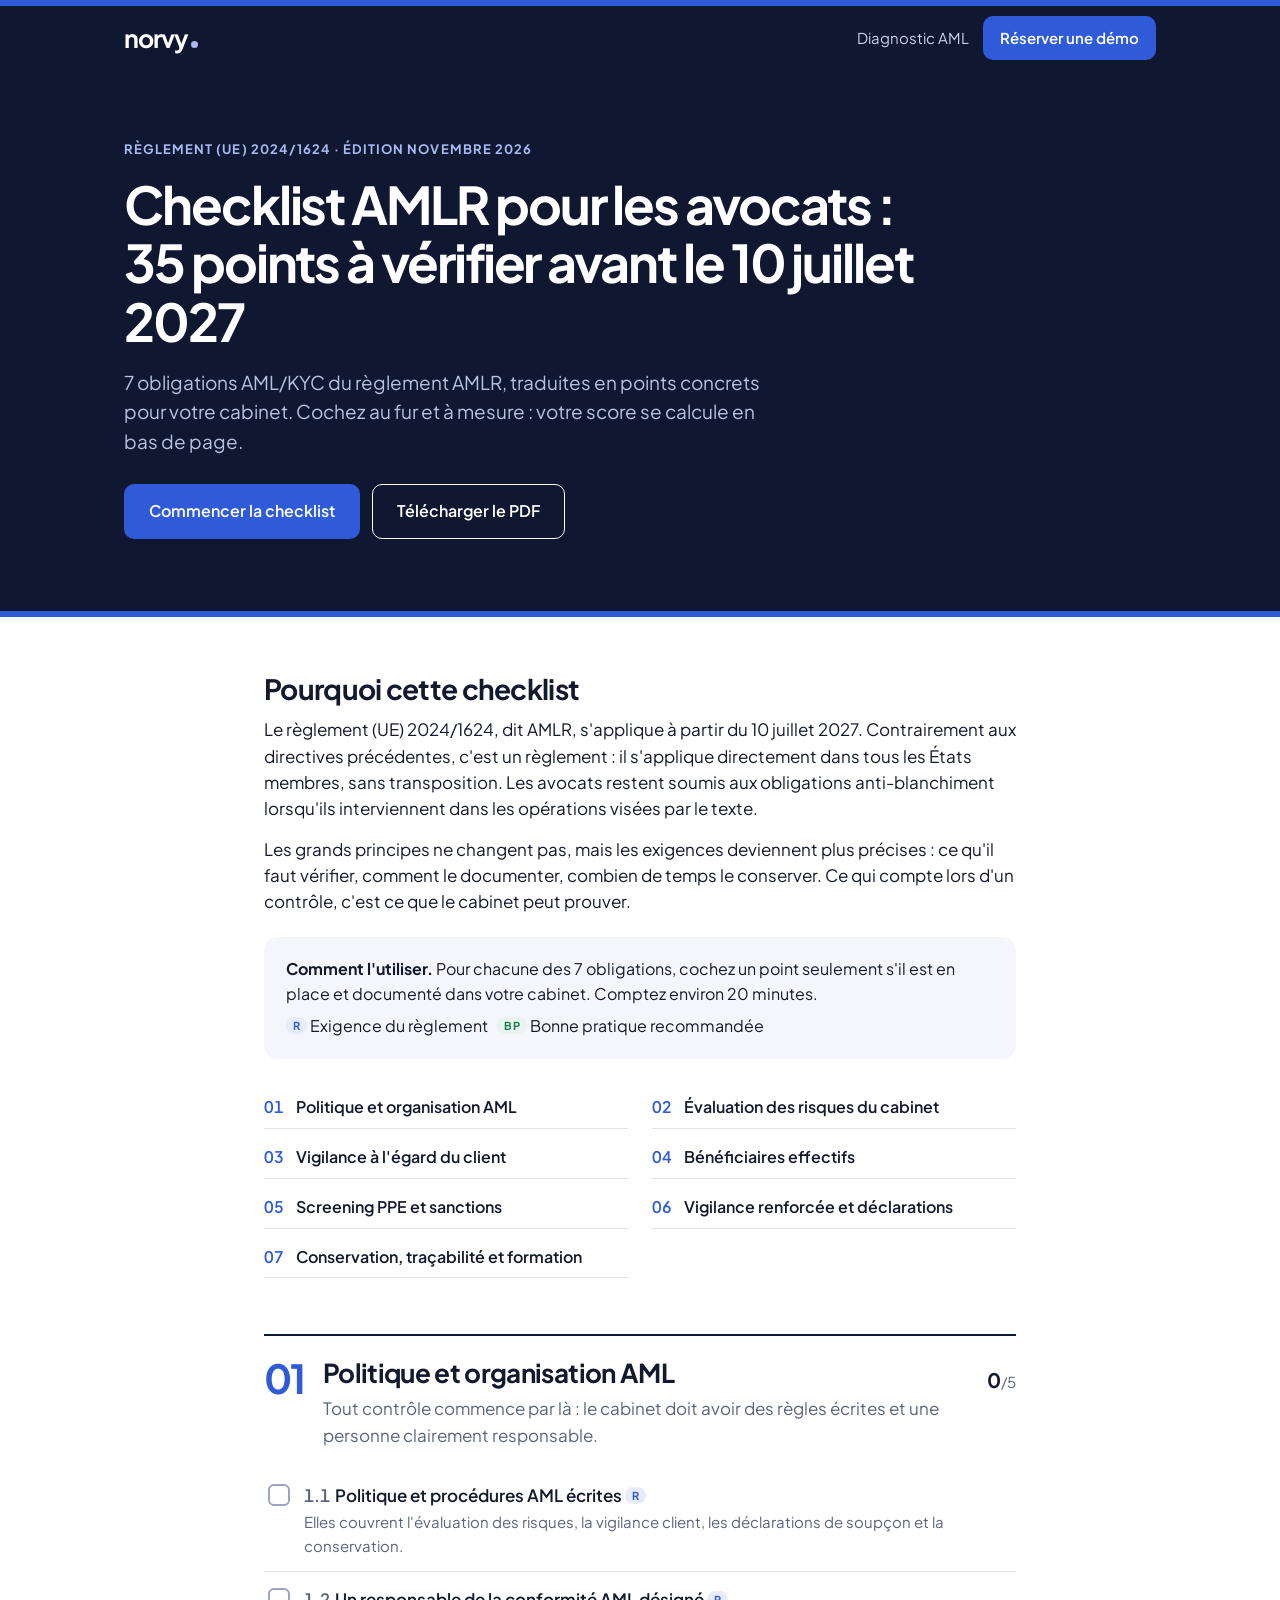
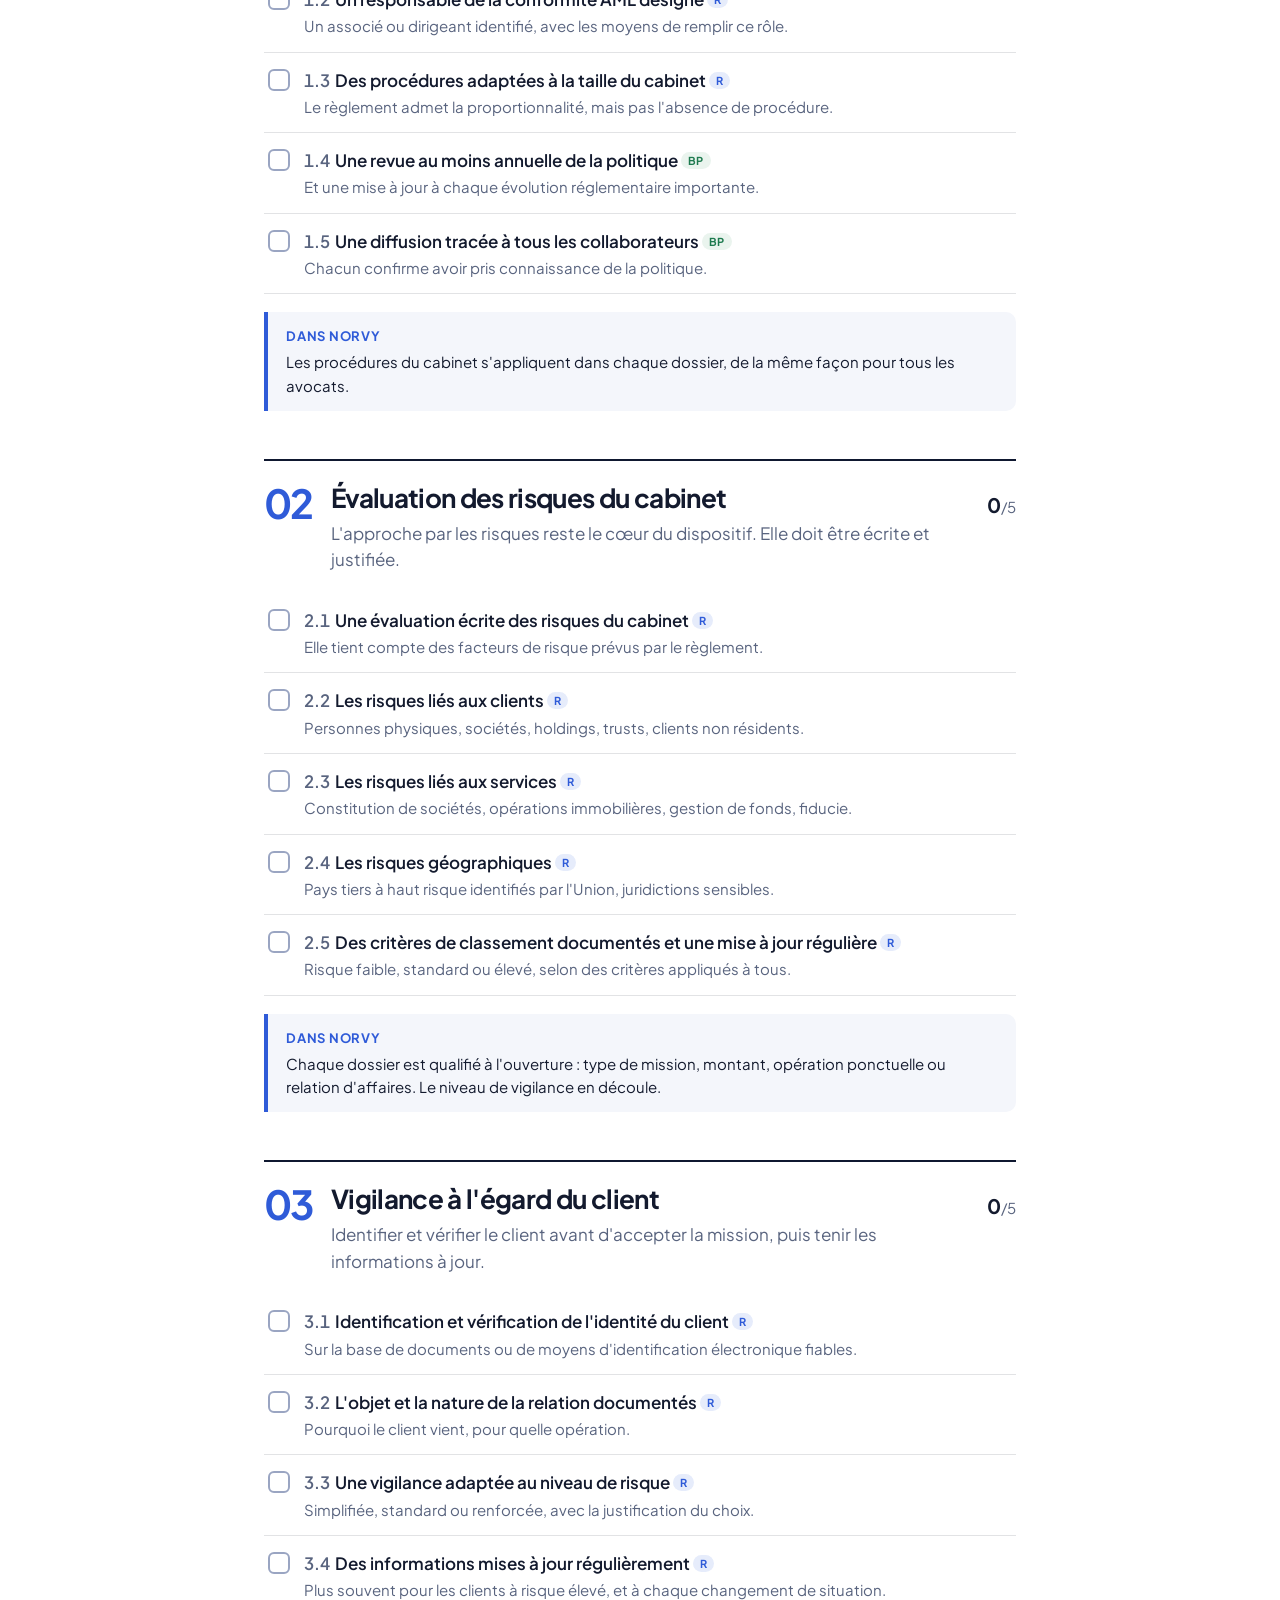
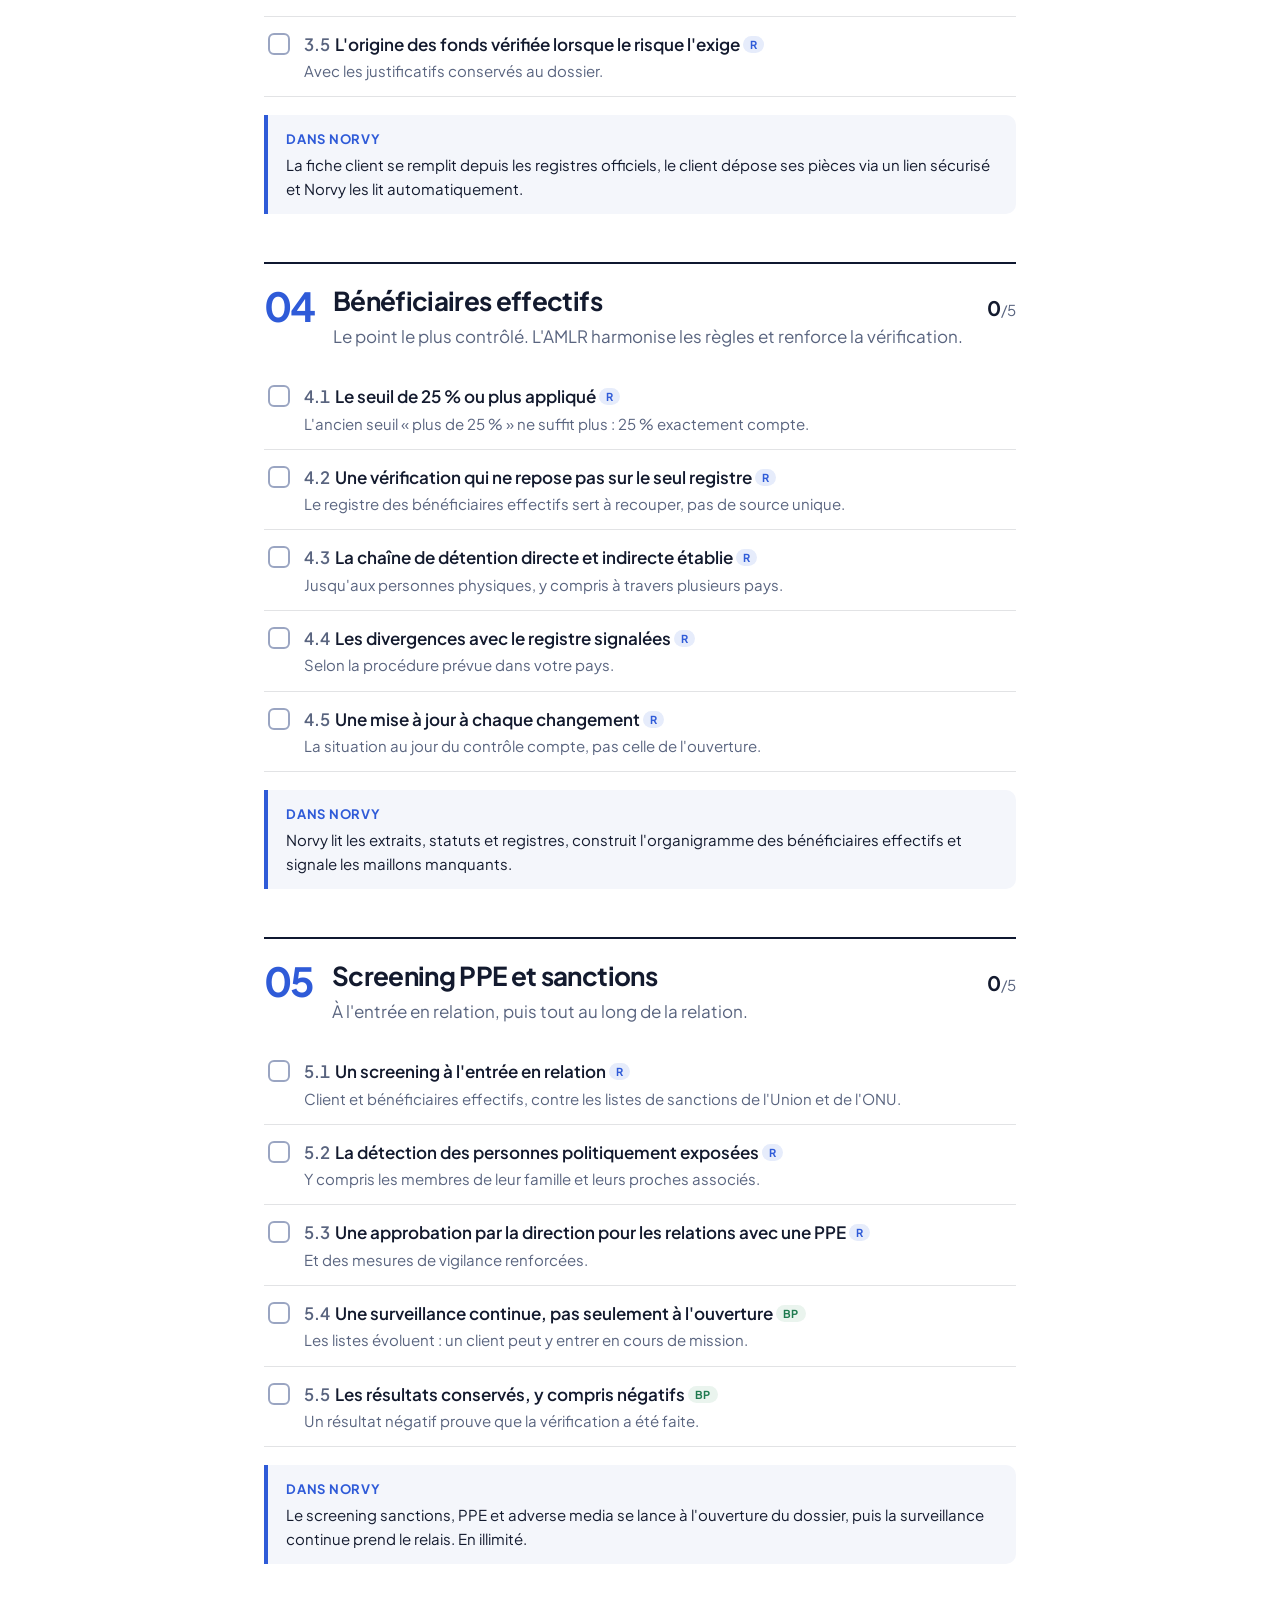
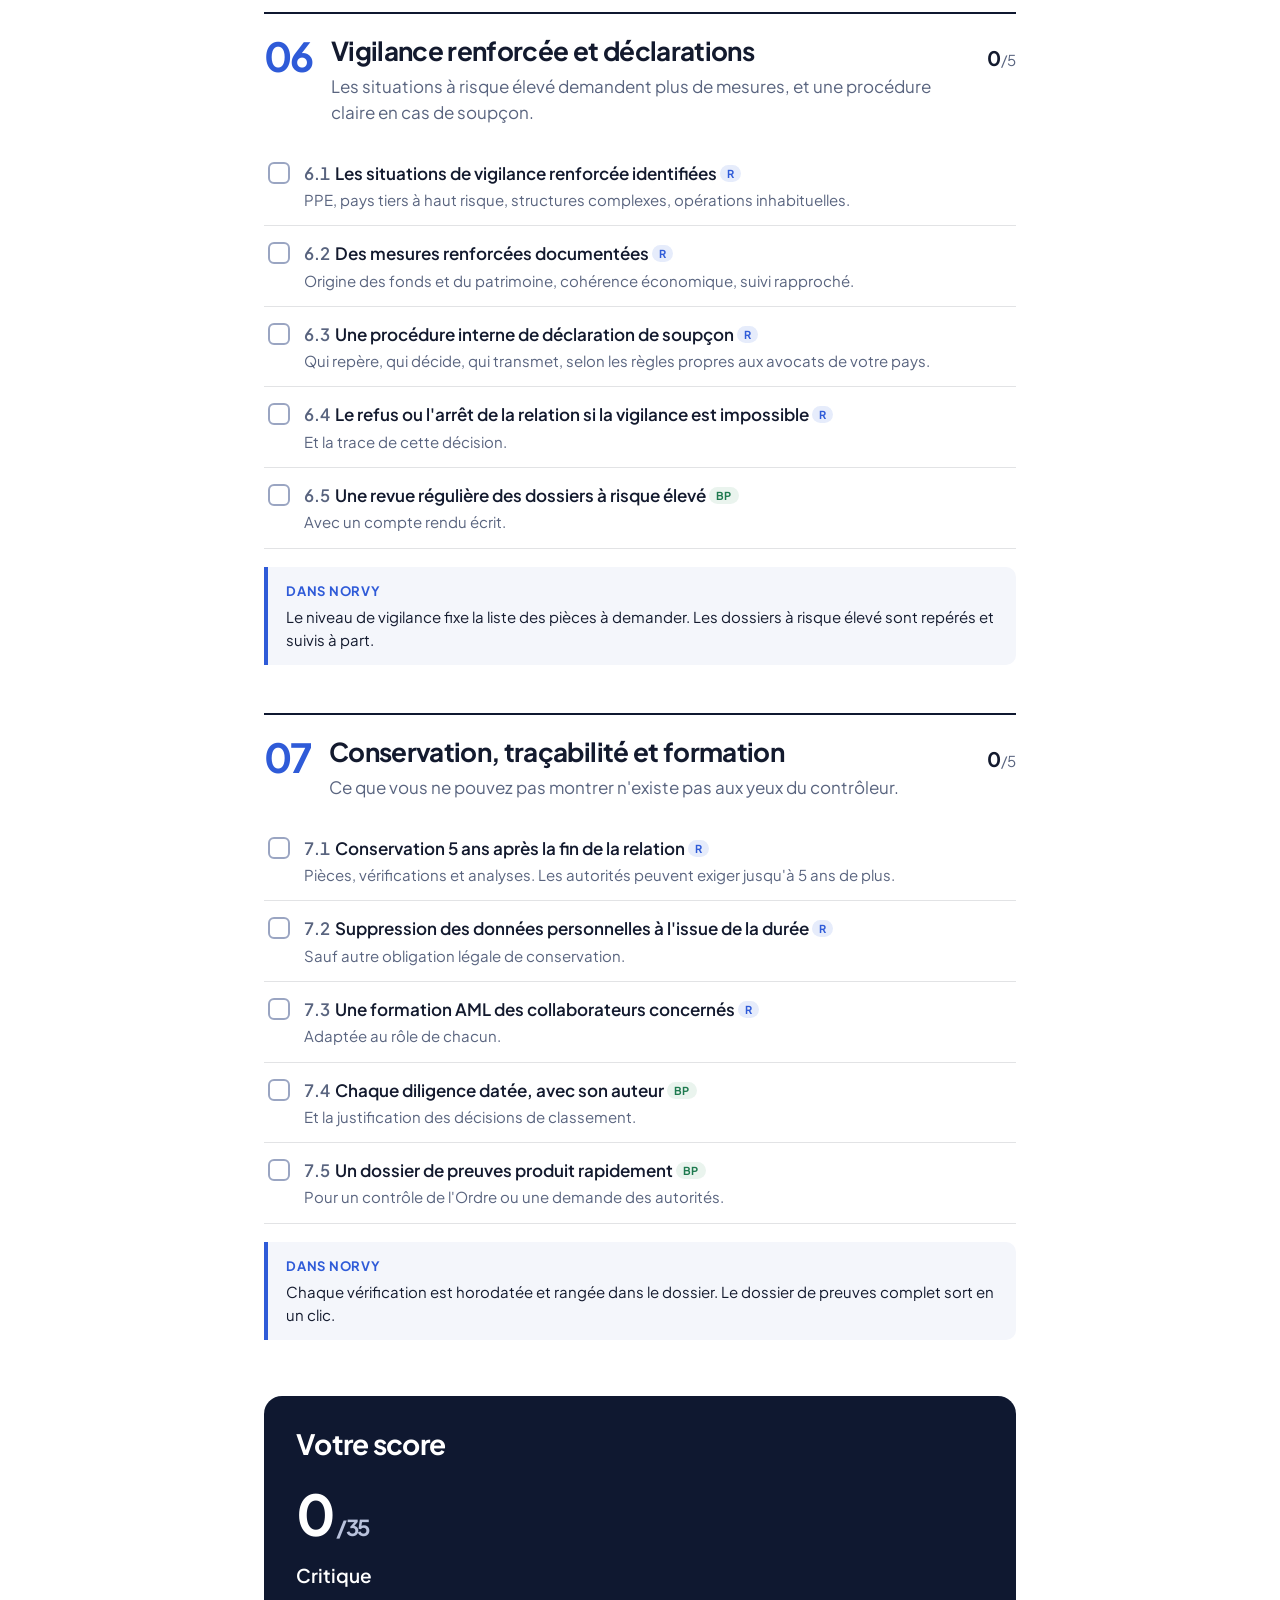
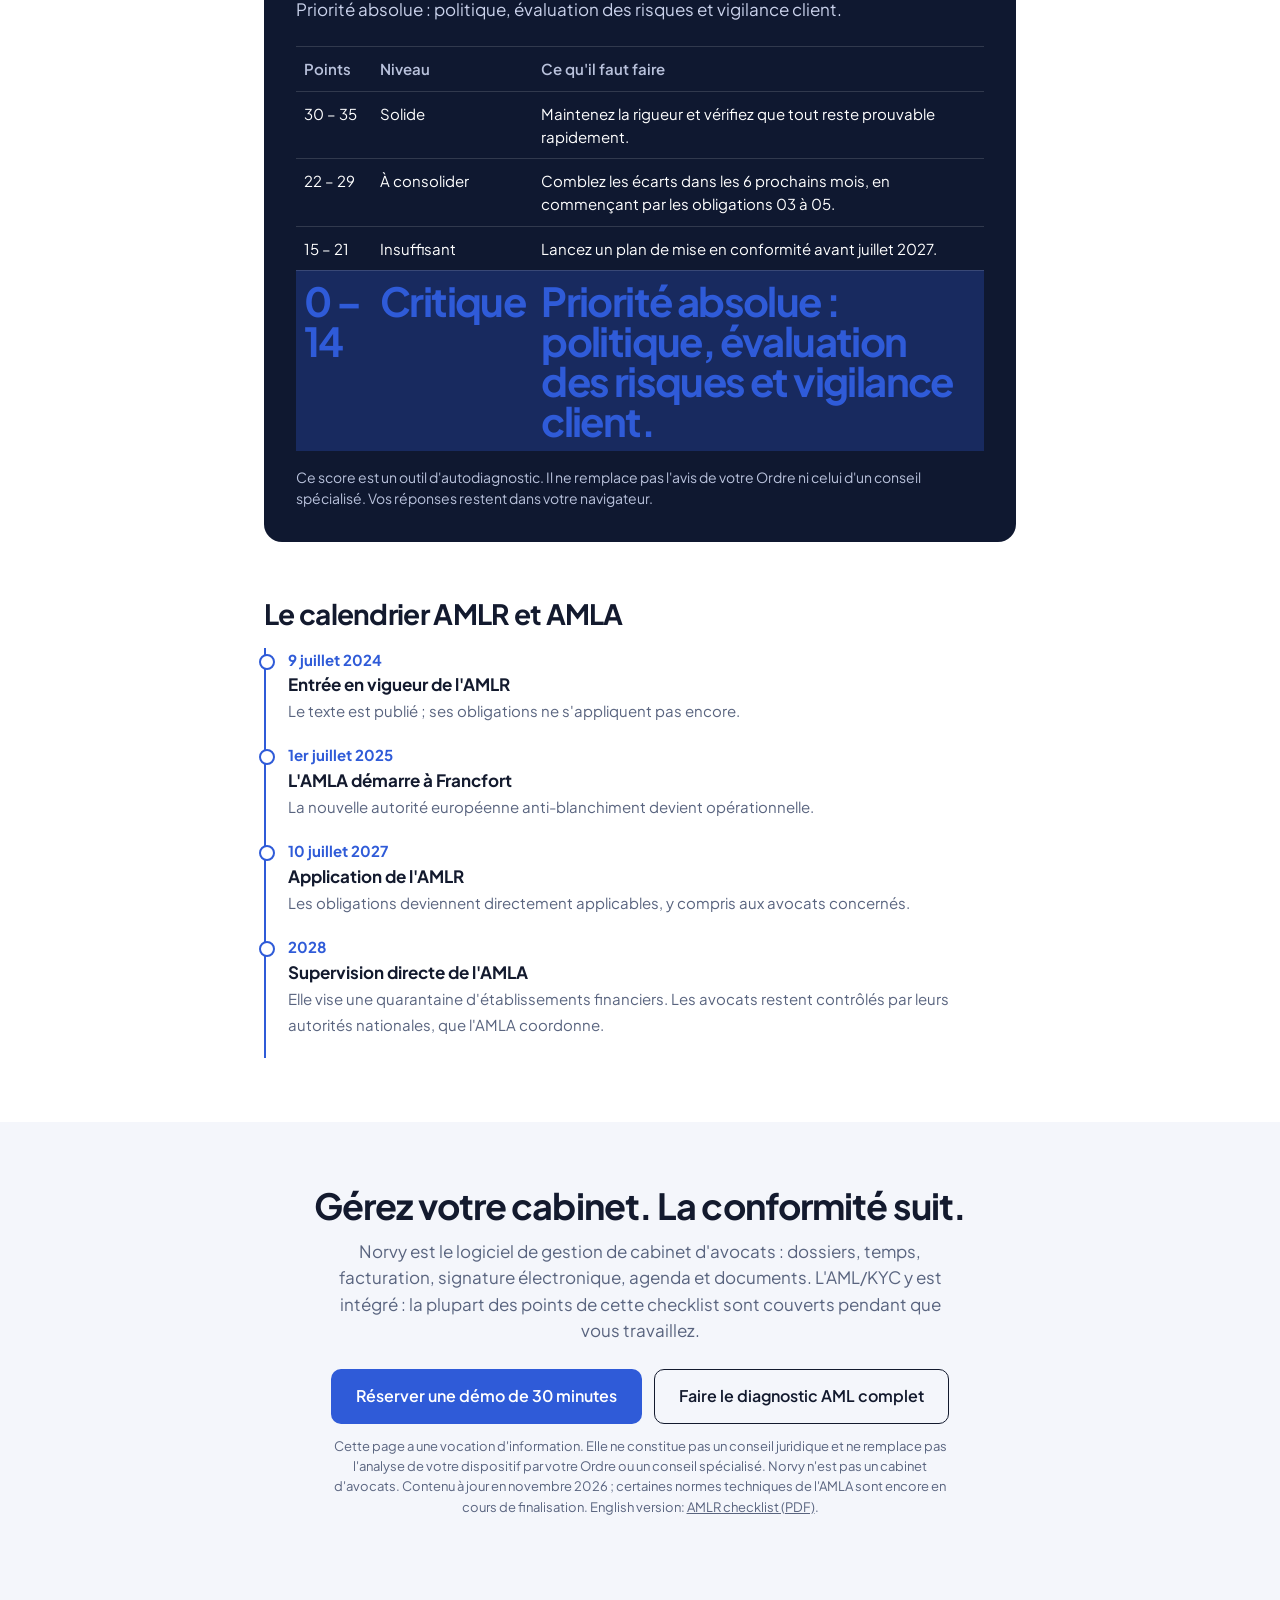
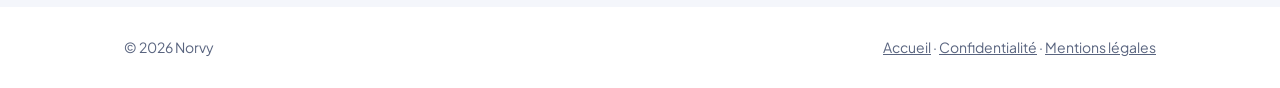
<file: checklist-amlr.html>
<!DOCTYPE html>
<html lang="fr">
<head>
<meta charset="utf-8">
<meta name="viewport" content="width=device-width, initial-scale=1">
<title>Checklist AMLR 2024/1624 pour avocats : 35 points à vérifier — Norvy</title>
<meta name="description" content="Règlement AMLR (UE) 2024/1624 : la checklist gratuite pour cabinets d'avocats. 7 obligations AML/KYC, 35 points à vérifier avant le 10 juillet 2027, avec score en ligne.">
<meta name="theme-color" content="#0F1830">
<link rel="icon" href="favicon.svg" type="image/svg+xml">
<link rel="canonical" href="https://norvy.lu/checklist-amlr.html">
<meta property="og:type" content="article">
<meta property="og:site_name" content="Norvy">
<meta property="og:url" content="https://norvy.lu/checklist-amlr.html">
<meta property="og:title" content="Checklist AMLR 2024/1624 pour avocats — 35 points à vérifier">
<meta property="og:description" content="7 obligations AML, 35 points à vérifier dans votre cabinet avant le 10 juillet 2027.">
<meta property="og:image" content="https://norvy.lu/og-image.png">
<meta property="og:locale" content="fr_FR">
<link rel="preload" href="assets/fonts/jakarta.woff2" as="font" type="font/woff2" crossorigin>
<link href="https://assets.calendly.com/assets/external/widget.css" rel="stylesheet">
<script src="https://assets.calendly.com/assets/external/widget.js" async></script>
<script type="application/ld+json">
{"@context":"https://schema.org","@type":"Article","headline":"Checklist AMLR 2024/1624 pour avocats : 7 obligations, 35 points à vérifier","inLanguage":"fr","datePublished":"2026-11-23","dateModified":"2026-11-23","author":{"@type":"Organization","name":"Norvy","url":"https://norvy.lu/"},"publisher":{"@type":"Organization","name":"Norvy","url":"https://norvy.lu/"},"mainEntityOfPage":"https://norvy.lu/checklist-amlr.html","image":"https://norvy.lu/og-image.png","about":"Règlement (UE) 2024/1624 (AMLR) – obligations anti-blanchiment des avocats"}
</script>
<style>
@font-face{font-family:"Jakarta";src:url(assets/fonts/jakarta.woff2) format("woff2");font-weight:200 800;font-display:swap}
:root{--ink:#0F1830;--navy:#1A2649;--paper:#F4F6FB;--text:#131A2E;--muted:#59647F;--blue:#2F5BD8;--peri:#A9B9F2;--line:rgba(19,26,46,.12);--band:6px;--ok:#1E7A4F;--mid:#B07A00;--bad:#C0453C}
*{box-sizing:border-box}
body{margin:0;font-family:"Jakarta",-apple-system,"Segoe UI",Arial,sans-serif;color:var(--text);background:#fff;font-size:17px;line-height:1.55;-webkit-font-smoothing:antialiased}
a{color:inherit}
:focus-visible{outline:3px solid var(--blue);outline-offset:3px;border-radius:6px}
.wrap{max-width:1080px;margin:0 auto;padding:0 24px}
.narrow{max-width:800px}
h1,h2,h3{margin:0;letter-spacing:-.025em;line-height:1.12}
.nav{background:var(--ink);color:#fff;border-top:var(--band) solid var(--blue)}
.nav .wrap{height:64px;display:flex;align-items:center;justify-content:space-between;gap:16px}
.logo{font-size:25px;font-weight:700;letter-spacing:-.04em;text-decoration:none;color:#fff}
.logo i{display:inline-block;width:7px;height:7px;border-radius:50%;background:var(--peri);margin-left:3px}
.navr{display:flex;align-items:center;gap:14px}
.navr .lk{color:#C9D1EA;font-size:15px;text-decoration:none}
.btn{display:inline-flex;align-items:center;justify-content:center;gap:8px;font:inherit;font-size:16px;font-weight:600;text-decoration:none;padding:14px 24px;border-radius:10px;border:1.5px solid transparent;cursor:pointer}
.btn-primary{background:var(--blue);color:#fff}.btn-primary:hover{background:#2449B8}
.btn-ghost{background:transparent;color:inherit;border-color:currentColor}
.nav .btn{padding:9px 16px;font-size:15px}
@media (max-width:640px){.nav .btn,.navr .lk{display:none}}
.head{background:var(--ink);color:#fff;padding:64px 0 72px;border-bottom:var(--band) solid var(--blue)}
.kick{display:inline-block;font-size:13px;font-weight:700;letter-spacing:.08em;text-transform:uppercase;color:var(--peri);margin-bottom:16px}
.head h1{font-size:clamp(32px,4.8vw,52px);letter-spacing:-.04em;max-width:820px}
.head p{color:#B9C2DC;font-size:19px;max-width:660px;margin:18px 0 0}
.head .ctas{display:flex;flex-wrap:wrap;gap:12px;margin-top:28px}
.intro{padding:56px 0 8px}
.intro h2{font-size:28px;margin-bottom:12px}
.intro p{margin:0 0 14px}
.how{background:var(--paper);border-radius:14px;padding:20px 22px;margin:22px 0 0;font-size:16px}
.how p{margin:0 0 8px}
.tag{font-style:normal;font-size:11px;font-weight:700;letter-spacing:.04em;padding:2px 7px;border-radius:999px;vertical-align:2px;white-space:nowrap}
.tag.r{background:#E6ECFB;color:var(--blue)}.tag.bp{background:#EAF4EE;color:var(--ok)}
.toc{list-style:none;padding:0;margin:28px 0 0;display:grid;grid-template-columns:1fr 1fr;gap:8px 24px}
.toc a{display:flex;gap:12px;text-decoration:none;padding:8px 0;border-bottom:1px solid var(--line);font-weight:600;font-size:16px}
.toc a span{color:var(--blue);font-variant-numeric:tabular-nums}
@media (max-width:640px){.toc{grid-template-columns:1fr}}
.obl{padding:48px 0 0;scroll-margin-top:16px}
.oh{display:grid;grid-template-columns:auto 1fr auto;gap:18px;align-items:start;border-top:2px solid var(--ink);padding-top:22px}
.on{font-size:40px;font-weight:700;color:var(--blue);letter-spacing:-.04em;line-height:1}
.oh h2{font-size:26px}
.oh p{margin:8px 0 0;color:var(--muted)}
.os{font-size:15px;color:var(--muted);white-space:nowrap;padding-top:6px}.os b{color:var(--text);font-size:20px}
.pts{list-style:none;padding:0;margin:20px 0 0}
.pts li{border-bottom:1px solid var(--line)}
.pts label{display:flex;gap:14px;padding:14px 4px;cursor:pointer}
.pts input{position:absolute;opacity:0;width:1px;height:1px}
.ck{flex:none;width:22px;height:22px;border:2px solid #9AA5C2;border-radius:6px;margin-top:2px;display:flex;align-items:center;justify-content:center}
.pts input:checked+.ck{background:var(--blue);border-color:var(--blue)}
.pts input:checked+.ck::after{content:"";width:6px;height:11px;border:solid #fff;border-width:0 2.5px 2.5px 0;transform:rotate(45deg) translate(-1px,-1px)}
.pts input:focus-visible+.ck{outline:3px solid var(--blue);outline-offset:2px}
.tx b{display:block;font-weight:600}
.tx .num{color:var(--muted);font-variant-numeric:tabular-nums;margin-right:2px}
.tx>span{display:block;color:var(--muted);font-size:15px;margin-top:2px}
.inn{background:var(--paper);border-left:4px solid var(--blue);border-radius:0 10px 10px 0;padding:14px 18px;margin:18px 0 0;font-size:15px}
.inn strong{display:block;font-size:13px;text-transform:uppercase;letter-spacing:.06em;color:var(--blue);margin-bottom:4px}
.score{margin:56px 0 0;background:var(--ink);color:#fff;border-radius:18px;padding:32px}
.score h2{font-size:28px}
.total{font-size:56px;font-weight:700;letter-spacing:-.04em;margin:10px 0 4px}.total small{font-size:22px;color:#B9C2DC}
.lvl{font-size:19px;font-weight:600}
.lvl-txt{color:#C9D1EA;margin:6px 0 0}
.grid{width:100%;border-collapse:collapse;margin:24px 0 0;font-size:15px}
.grid th,.grid td{text-align:left;padding:10px 8px;border-top:1px solid rgba(255,255,255,.14);vertical-align:top}
.grid th{color:#B9C2DC;font-weight:600}
.grid tr.on td{background:rgba(47,91,216,.28)}
.note{font-size:14px;color:#B9C2DC;margin:16px 0 0}
.cal{padding:56px 0 0}
.cal h2{font-size:28px;margin-bottom:18px}
.tl{list-style:none;padding:0;margin:0;border-left:2px solid var(--blue)}
.tl li{position:relative;padding:0 0 20px 22px}
.tl li::before{content:"";position:absolute;left:-7px;top:6px;width:12px;height:12px;border-radius:50%;background:#fff;border:2px solid var(--blue)}
.tl time{display:block;font-weight:700;color:var(--blue);font-size:15px}
.tl b{display:block}
.tl span{color:var(--muted);font-size:15px}
.end{background:var(--paper);padding:64px 0;margin-top:64px;text-align:center}
.end h2{font-size:clamp(26px,3.4vw,36px)}
.end p{color:var(--muted);margin:12px auto 26px;max-width:620px}
.end .ctas{display:flex;flex-wrap:wrap;gap:12px;justify-content:center}
.disc{font-size:13px;color:var(--muted);margin:28px auto 0;max-width:760px}
footer{padding:30px 0;font-size:14px;color:var(--muted)}
footer .wrap{display:flex;justify-content:space-between;flex-wrap:wrap;gap:10px}
@media (max-width:640px){.score{padding:22px 16px}.grid{font-size:14px;table-layout:fixed}.grid th:first-child{width:64px}.grid th:nth-child(2){width:84px}.grid td{overflow-wrap:anywhere}.oh{grid-template-columns:auto 1fr}.os{grid-column:2}}
@media print{.nav,.head .ctas,.end .ctas,footer{display:none}.head{background:#fff;color:#000}.score{background:#fff;color:#000;border:1px solid #000}}
</style>
</head>
<body>
<header class="nav"><div class="wrap">
  <a class="logo" href="index.html">norvy<i></i></a>
  <div class="navr">
    <a class="lk" href="diagnostic.html">Diagnostic AML</a>
    <a class="btn btn-primary" href="#" onclick="return openCalendly(event)">Réserver une démo</a>
  </div>
</div></header>
<main>
<section class="head"><div class="wrap">
  <span class="kick">Règlement (UE) 2024/1624 · Édition novembre 2026</span>
  <h1>Checklist AMLR pour les avocats : 35 points à vérifier avant le 10 juillet 2027</h1>
  <p>7 obligations AML/KYC du règlement AMLR, traduites en points concrets pour votre cabinet. Cochez au fur et à mesure : votre score se calcule en bas de page.</p>
  <div class="ctas">
    <a class="btn btn-primary" href="#o1">Commencer la checklist</a>
    <a class="btn btn-ghost" href="Norvy-Checklist-AMLR-2024-1624.pdf" download>Télécharger le PDF</a>
  </div>
</div></section>

<div class="wrap narrow">
<section class="intro">
  <h2>Pourquoi cette checklist</h2>
  <p>Le règlement (UE) 2024/1624, dit AMLR, s'applique à partir du 10 juillet 2027. Contrairement aux directives précédentes, c'est un règlement : il s'applique directement dans tous les États membres, sans transposition. Les avocats restent soumis aux obligations anti-blanchiment lorsqu'ils interviennent dans les opérations visées par le texte.</p>
  <p>Les grands principes ne changent pas, mais les exigences deviennent plus précises : ce qu'il faut vérifier, comment le documenter, combien de temps le conserver. Ce qui compte lors d'un contrôle, c'est ce que le cabinet peut prouver.</p>
  <div class="how">
    <p><strong>Comment l'utiliser.</strong> Pour chacune des 7 obligations, cochez un point seulement s'il est en place et documenté dans votre cabinet. Comptez environ 20 minutes.</p>
    <p style="margin:0"><em class="tag r">R</em> Exigence du règlement &nbsp; <em class="tag bp">BP</em> Bonne pratique recommandée</p>
  </div>
  <ol class="toc">
    <li><a href="#o1"><span>01</span>Politique et organisation AML</a></li>
    <li><a href="#o2"><span>02</span>Évaluation des risques du cabinet</a></li>
    <li><a href="#o3"><span>03</span>Vigilance à l&#x27;égard du client</a></li>
    <li><a href="#o4"><span>04</span>Bénéficiaires effectifs</a></li>
    <li><a href="#o5"><span>05</span>Screening PPE et sanctions</a></li>
    <li><a href="#o6"><span>06</span>Vigilance renforcée et déclarations</a></li>
    <li><a href="#o7"><span>07</span>Conservation, traçabilité et formation</a></li>
  </ol>
</section>

<section class="obl" id="o1">
  <div class="oh"><span class="on">01</span><div><h2>Politique et organisation AML</h2><p>Tout contrôle commence par là : le cabinet doit avoir des règles écrites et une personne clairement responsable.</p></div><span class="os" aria-live="polite"><b data-sc="1">0</b>/5</span></div>
  <ul class="pts"><li><label><input type="checkbox" data-o="1"><span class="ck"></span><span class="tx"><b><span class="num">1.1</span> Politique et procédures AML écrites <em class="tag r" title="Exigence du règlement">R</em></b><span>Elles couvrent l&#x27;évaluation des risques, la vigilance client, les déclarations de soupçon et la conservation.</span></span></label></li><li><label><input type="checkbox" data-o="1"><span class="ck"></span><span class="tx"><b><span class="num">1.2</span> Un responsable de la conformité AML désigné <em class="tag r" title="Exigence du règlement">R</em></b><span>Un associé ou dirigeant identifié, avec les moyens de remplir ce rôle.</span></span></label></li><li><label><input type="checkbox" data-o="1"><span class="ck"></span><span class="tx"><b><span class="num">1.3</span> Des procédures adaptées à la taille du cabinet <em class="tag r" title="Exigence du règlement">R</em></b><span>Le règlement admet la proportionnalité, mais pas l&#x27;absence de procédure.</span></span></label></li><li><label><input type="checkbox" data-o="1"><span class="ck"></span><span class="tx"><b><span class="num">1.4</span> Une revue au moins annuelle de la politique <em class="tag bp" title="Bonne pratique recommandée">BP</em></b><span>Et une mise à jour à chaque évolution réglementaire importante.</span></span></label></li><li><label><input type="checkbox" data-o="1"><span class="ck"></span><span class="tx"><b><span class="num">1.5</span> Une diffusion tracée à tous les collaborateurs <em class="tag bp" title="Bonne pratique recommandée">BP</em></b><span>Chacun confirme avoir pris connaissance de la politique.</span></span></label></li></ul>
  <p class="inn"><strong>Dans Norvy</strong> Les procédures du cabinet s&#x27;appliquent dans chaque dossier, de la même façon pour tous les avocats.</p>
</section>
<section class="obl" id="o2">
  <div class="oh"><span class="on">02</span><div><h2>Évaluation des risques du cabinet</h2><p>L&#x27;approche par les risques reste le cœur du dispositif. Elle doit être écrite et justifiée.</p></div><span class="os" aria-live="polite"><b data-sc="2">0</b>/5</span></div>
  <ul class="pts"><li><label><input type="checkbox" data-o="2"><span class="ck"></span><span class="tx"><b><span class="num">2.1</span> Une évaluation écrite des risques du cabinet <em class="tag r" title="Exigence du règlement">R</em></b><span>Elle tient compte des facteurs de risque prévus par le règlement.</span></span></label></li><li><label><input type="checkbox" data-o="2"><span class="ck"></span><span class="tx"><b><span class="num">2.2</span> Les risques liés aux clients <em class="tag r" title="Exigence du règlement">R</em></b><span>Personnes physiques, sociétés, holdings, trusts, clients non résidents.</span></span></label></li><li><label><input type="checkbox" data-o="2"><span class="ck"></span><span class="tx"><b><span class="num">2.3</span> Les risques liés aux services <em class="tag r" title="Exigence du règlement">R</em></b><span>Constitution de sociétés, opérations immobilières, gestion de fonds, fiducie.</span></span></label></li><li><label><input type="checkbox" data-o="2"><span class="ck"></span><span class="tx"><b><span class="num">2.4</span> Les risques géographiques <em class="tag r" title="Exigence du règlement">R</em></b><span>Pays tiers à haut risque identifiés par l&#x27;Union, juridictions sensibles.</span></span></label></li><li><label><input type="checkbox" data-o="2"><span class="ck"></span><span class="tx"><b><span class="num">2.5</span> Des critères de classement documentés et une mise à jour régulière <em class="tag r" title="Exigence du règlement">R</em></b><span>Risque faible, standard ou élevé, selon des critères appliqués à tous.</span></span></label></li></ul>
  <p class="inn"><strong>Dans Norvy</strong> Chaque dossier est qualifié à l&#x27;ouverture : type de mission, montant, opération ponctuelle ou relation d&#x27;affaires. Le niveau de vigilance en découle.</p>
</section>
<section class="obl" id="o3">
  <div class="oh"><span class="on">03</span><div><h2>Vigilance à l&#x27;égard du client</h2><p>Identifier et vérifier le client avant d&#x27;accepter la mission, puis tenir les informations à jour.</p></div><span class="os" aria-live="polite"><b data-sc="3">0</b>/5</span></div>
  <ul class="pts"><li><label><input type="checkbox" data-o="3"><span class="ck"></span><span class="tx"><b><span class="num">3.1</span> Identification et vérification de l&#x27;identité du client <em class="tag r" title="Exigence du règlement">R</em></b><span>Sur la base de documents ou de moyens d&#x27;identification électronique fiables.</span></span></label></li><li><label><input type="checkbox" data-o="3"><span class="ck"></span><span class="tx"><b><span class="num">3.2</span> L&#x27;objet et la nature de la relation documentés <em class="tag r" title="Exigence du règlement">R</em></b><span>Pourquoi le client vient, pour quelle opération.</span></span></label></li><li><label><input type="checkbox" data-o="3"><span class="ck"></span><span class="tx"><b><span class="num">3.3</span> Une vigilance adaptée au niveau de risque <em class="tag r" title="Exigence du règlement">R</em></b><span>Simplifiée, standard ou renforcée, avec la justification du choix.</span></span></label></li><li><label><input type="checkbox" data-o="3"><span class="ck"></span><span class="tx"><b><span class="num">3.4</span> Des informations mises à jour régulièrement <em class="tag r" title="Exigence du règlement">R</em></b><span>Plus souvent pour les clients à risque élevé, et à chaque changement de situation.</span></span></label></li><li><label><input type="checkbox" data-o="3"><span class="ck"></span><span class="tx"><b><span class="num">3.5</span> L&#x27;origine des fonds vérifiée lorsque le risque l&#x27;exige <em class="tag r" title="Exigence du règlement">R</em></b><span>Avec les justificatifs conservés au dossier.</span></span></label></li></ul>
  <p class="inn"><strong>Dans Norvy</strong> La fiche client se remplit depuis les registres officiels, le client dépose ses pièces via un lien sécurisé et Norvy les lit automatiquement.</p>
</section>
<section class="obl" id="o4">
  <div class="oh"><span class="on">04</span><div><h2>Bénéficiaires effectifs</h2><p>Le point le plus contrôlé. L&#x27;AMLR harmonise les règles et renforce la vérification.</p></div><span class="os" aria-live="polite"><b data-sc="4">0</b>/5</span></div>
  <ul class="pts"><li><label><input type="checkbox" data-o="4"><span class="ck"></span><span class="tx"><b><span class="num">4.1</span> Le seuil de 25 % ou plus appliqué <em class="tag r" title="Exigence du règlement">R</em></b><span>L&#x27;ancien seuil « plus de 25 % » ne suffit plus : 25 % exactement compte.</span></span></label></li><li><label><input type="checkbox" data-o="4"><span class="ck"></span><span class="tx"><b><span class="num">4.2</span> Une vérification qui ne repose pas sur le seul registre <em class="tag r" title="Exigence du règlement">R</em></b><span>Le registre des bénéficiaires effectifs sert à recouper, pas de source unique.</span></span></label></li><li><label><input type="checkbox" data-o="4"><span class="ck"></span><span class="tx"><b><span class="num">4.3</span> La chaîne de détention directe et indirecte établie <em class="tag r" title="Exigence du règlement">R</em></b><span>Jusqu&#x27;aux personnes physiques, y compris à travers plusieurs pays.</span></span></label></li><li><label><input type="checkbox" data-o="4"><span class="ck"></span><span class="tx"><b><span class="num">4.4</span> Les divergences avec le registre signalées <em class="tag r" title="Exigence du règlement">R</em></b><span>Selon la procédure prévue dans votre pays.</span></span></label></li><li><label><input type="checkbox" data-o="4"><span class="ck"></span><span class="tx"><b><span class="num">4.5</span> Une mise à jour à chaque changement <em class="tag r" title="Exigence du règlement">R</em></b><span>La situation au jour du contrôle compte, pas celle de l&#x27;ouverture.</span></span></label></li></ul>
  <p class="inn"><strong>Dans Norvy</strong> Norvy lit les extraits, statuts et registres, construit l&#x27;organigramme des bénéficiaires effectifs et signale les maillons manquants.</p>
</section>
<section class="obl" id="o5">
  <div class="oh"><span class="on">05</span><div><h2>Screening PPE et sanctions</h2><p>À l&#x27;entrée en relation, puis tout au long de la relation.</p></div><span class="os" aria-live="polite"><b data-sc="5">0</b>/5</span></div>
  <ul class="pts"><li><label><input type="checkbox" data-o="5"><span class="ck"></span><span class="tx"><b><span class="num">5.1</span> Un screening à l&#x27;entrée en relation <em class="tag r" title="Exigence du règlement">R</em></b><span>Client et bénéficiaires effectifs, contre les listes de sanctions de l&#x27;Union et de l&#x27;ONU.</span></span></label></li><li><label><input type="checkbox" data-o="5"><span class="ck"></span><span class="tx"><b><span class="num">5.2</span> La détection des personnes politiquement exposées <em class="tag r" title="Exigence du règlement">R</em></b><span>Y compris les membres de leur famille et leurs proches associés.</span></span></label></li><li><label><input type="checkbox" data-o="5"><span class="ck"></span><span class="tx"><b><span class="num">5.3</span> Une approbation par la direction pour les relations avec une PPE <em class="tag r" title="Exigence du règlement">R</em></b><span>Et des mesures de vigilance renforcées.</span></span></label></li><li><label><input type="checkbox" data-o="5"><span class="ck"></span><span class="tx"><b><span class="num">5.4</span> Une surveillance continue, pas seulement à l&#x27;ouverture <em class="tag bp" title="Bonne pratique recommandée">BP</em></b><span>Les listes évoluent : un client peut y entrer en cours de mission.</span></span></label></li><li><label><input type="checkbox" data-o="5"><span class="ck"></span><span class="tx"><b><span class="num">5.5</span> Les résultats conservés, y compris négatifs <em class="tag bp" title="Bonne pratique recommandée">BP</em></b><span>Un résultat négatif prouve que la vérification a été faite.</span></span></label></li></ul>
  <p class="inn"><strong>Dans Norvy</strong> Le screening sanctions, PPE et adverse media se lance à l&#x27;ouverture du dossier, puis la surveillance continue prend le relais. En illimité.</p>
</section>
<section class="obl" id="o6">
  <div class="oh"><span class="on">06</span><div><h2>Vigilance renforcée et déclarations</h2><p>Les situations à risque élevé demandent plus de mesures, et une procédure claire en cas de soupçon.</p></div><span class="os" aria-live="polite"><b data-sc="6">0</b>/5</span></div>
  <ul class="pts"><li><label><input type="checkbox" data-o="6"><span class="ck"></span><span class="tx"><b><span class="num">6.1</span> Les situations de vigilance renforcée identifiées <em class="tag r" title="Exigence du règlement">R</em></b><span>PPE, pays tiers à haut risque, structures complexes, opérations inhabituelles.</span></span></label></li><li><label><input type="checkbox" data-o="6"><span class="ck"></span><span class="tx"><b><span class="num">6.2</span> Des mesures renforcées documentées <em class="tag r" title="Exigence du règlement">R</em></b><span>Origine des fonds et du patrimoine, cohérence économique, suivi rapproché.</span></span></label></li><li><label><input type="checkbox" data-o="6"><span class="ck"></span><span class="tx"><b><span class="num">6.3</span> Une procédure interne de déclaration de soupçon <em class="tag r" title="Exigence du règlement">R</em></b><span>Qui repère, qui décide, qui transmet, selon les règles propres aux avocats de votre pays.</span></span></label></li><li><label><input type="checkbox" data-o="6"><span class="ck"></span><span class="tx"><b><span class="num">6.4</span> Le refus ou l&#x27;arrêt de la relation si la vigilance est impossible <em class="tag r" title="Exigence du règlement">R</em></b><span>Et la trace de cette décision.</span></span></label></li><li><label><input type="checkbox" data-o="6"><span class="ck"></span><span class="tx"><b><span class="num">6.5</span> Une revue régulière des dossiers à risque élevé <em class="tag bp" title="Bonne pratique recommandée">BP</em></b><span>Avec un compte rendu écrit.</span></span></label></li></ul>
  <p class="inn"><strong>Dans Norvy</strong> Le niveau de vigilance fixe la liste des pièces à demander. Les dossiers à risque élevé sont repérés et suivis à part.</p>
</section>
<section class="obl" id="o7">
  <div class="oh"><span class="on">07</span><div><h2>Conservation, traçabilité et formation</h2><p>Ce que vous ne pouvez pas montrer n&#x27;existe pas aux yeux du contrôleur.</p></div><span class="os" aria-live="polite"><b data-sc="7">0</b>/5</span></div>
  <ul class="pts"><li><label><input type="checkbox" data-o="7"><span class="ck"></span><span class="tx"><b><span class="num">7.1</span> Conservation 5 ans après la fin de la relation <em class="tag r" title="Exigence du règlement">R</em></b><span>Pièces, vérifications et analyses. Les autorités peuvent exiger jusqu&#x27;à 5 ans de plus.</span></span></label></li><li><label><input type="checkbox" data-o="7"><span class="ck"></span><span class="tx"><b><span class="num">7.2</span> Suppression des données personnelles à l&#x27;issue de la durée <em class="tag r" title="Exigence du règlement">R</em></b><span>Sauf autre obligation légale de conservation.</span></span></label></li><li><label><input type="checkbox" data-o="7"><span class="ck"></span><span class="tx"><b><span class="num">7.3</span> Une formation AML des collaborateurs concernés <em class="tag r" title="Exigence du règlement">R</em></b><span>Adaptée au rôle de chacun.</span></span></label></li><li><label><input type="checkbox" data-o="7"><span class="ck"></span><span class="tx"><b><span class="num">7.4</span> Chaque diligence datée, avec son auteur <em class="tag bp" title="Bonne pratique recommandée">BP</em></b><span>Et la justification des décisions de classement.</span></span></label></li><li><label><input type="checkbox" data-o="7"><span class="ck"></span><span class="tx"><b><span class="num">7.5</span> Un dossier de preuves produit rapidement <em class="tag bp" title="Bonne pratique recommandée">BP</em></b><span>Pour un contrôle de l&#x27;Ordre ou une demande des autorités.</span></span></label></li></ul>
  <p class="inn"><strong>Dans Norvy</strong> Chaque vérification est horodatée et rangée dans le dossier. Le dossier de preuves complet sort en un clic.</p>
</section>

<section class="score" id="score" aria-live="polite">
  <h2>Votre score</h2>
  <div class="total"><span id="tot">0</span><small> / 35</small></div>
  <div class="lvl" id="lvl">Critique</div>
  <p class="lvl-txt" id="lvlt">Priorité absolue : politique, évaluation des risques et vigilance client.</p>
  <table class="grid">
    <thead><tr><th>Points</th><th>Niveau</th><th>Ce qu'il faut faire</th></tr></thead>
    <tbody>
      <tr data-min="30"><td>30 – 35</td><td>Solide</td><td>Maintenez la rigueur et vérifiez que tout reste prouvable rapidement.</td></tr>
      <tr data-min="22"><td>22 – 29</td><td>À consolider</td><td>Comblez les écarts dans les 6 prochains mois, en commençant par les obligations 03 à 05.</td></tr>
      <tr data-min="15"><td>15 – 21</td><td>Insuffisant</td><td>Lancez un plan de mise en conformité avant juillet 2027.</td></tr>
      <tr data-min="0"><td>0 – 14</td><td>Critique</td><td>Priorité absolue : politique, évaluation des risques et vigilance client.</td></tr>
    </tbody>
  </table>
  <p class="note">Ce score est un outil d'autodiagnostic. Il ne remplace pas l'avis de votre Ordre ni celui d'un conseil spécialisé. Vos réponses restent dans votre navigateur.</p>
</section>

<section class="cal">
  <h2>Le calendrier AMLR et AMLA</h2>
  <ol class="tl">
    <li><time datetime="2024-07-09">9 juillet 2024</time><b>Entrée en vigueur de l'AMLR</b><span>Le texte est publié ; ses obligations ne s'appliquent pas encore.</span></li>
    <li><time datetime="2025-07-01">1er juillet 2025</time><b>L'AMLA démarre à Francfort</b><span>La nouvelle autorité européenne anti-blanchiment devient opérationnelle.</span></li>
    <li><time datetime="2027-07-10">10 juillet 2027</time><b>Application de l'AMLR</b><span>Les obligations deviennent directement applicables, y compris aux avocats concernés.</span></li>
    <li><time datetime="2028">2028</time><b>Supervision directe de l'AMLA</b><span>Elle vise une quarantaine d'établissements financiers. Les avocats restent contrôlés par leurs autorités nationales, que l'AMLA coordonne.</span></li>
  </ol>
</section>
</div>

<section class="end"><div class="wrap">
  <h2>Gérez votre cabinet. La conformité suit.</h2>
  <p>Norvy est le logiciel de gestion de cabinet d'avocats : dossiers, temps, facturation, signature électronique, agenda et documents. L'AML/KYC y est intégré : la plupart des points de cette checklist sont couverts pendant que vous travaillez.</p>
  <div class="ctas">
    <a class="btn btn-primary" href="#" onclick="return openCalendly(event)">Réserver une démo de 30 minutes</a>
    <a class="btn btn-ghost" href="diagnostic.html">Faire le diagnostic AML complet</a>
  </div>
  <p class="disc">Cette page a une vocation d'information. Elle ne constitue pas un conseil juridique et ne remplace pas l'analyse de votre dispositif par votre Ordre ou un conseil spécialisé. Norvy n'est pas un cabinet d'avocats. Contenu à jour en novembre 2026 ; certaines normes techniques de l'AMLA sont encore en cours de finalisation. English version: <a href="Norvy-AMLR-Checklist-2024-1624-EN.pdf">AMLR checklist (PDF)</a>.</p>
</div></section>
</main>
<footer><div class="wrap"><span>© 2026 Norvy</span><span><a href="index.html">Accueil</a> · <a href="legal.html#confidentialite">Confidentialité</a> · <a href="legal.html#mentions">Mentions légales</a></span></div></footer>
<script>
var CAL_URL='https://calendly.com/mchouhad-norvy/30min';
function openCalendly(e){if(e&&e.preventDefault)e.preventDefault();if(window.Calendly&&window.Calendly.initPopupWidget){window.Calendly.initPopupWidget({url:CAL_URL});}else{window.open(CAL_URL,'_blank','noopener');}return false;}
(function(){
  var KEY='norvy-checklist-amlr',boxes=[].slice.call(document.querySelectorAll('.pts input'));
  var saved=[];try{saved=JSON.parse(localStorage.getItem(KEY)||'[]');}catch(e){}
  boxes.forEach(function(b,i){b.checked=saved.indexOf(i)>-1;b.addEventListener('change',upd);});
  var rows=[].slice.call(document.querySelectorAll('.grid tbody tr'));
  function upd(){
    var t=0,per={};
    boxes.forEach(function(b){if(b.checked){t++;per[b.dataset.o]=(per[b.dataset.o]||0)+1;}});
    document.querySelectorAll('[data-sc]').forEach(function(el){el.textContent=per[el.dataset.sc]||0;});
    document.getElementById('tot').textContent=t;
    var row=rows.filter(function(r){return t>=+r.dataset.min;})[0];
    rows.forEach(function(r){r.classList.toggle('on',r===row);});
    document.getElementById('lvl').textContent=row.children[1].textContent;
    document.getElementById('lvlt').textContent=row.children[2].textContent;
    try{localStorage.setItem(KEY,JSON.stringify(boxes.map(function(b,i){return b.checked?i:-1;}).filter(function(i){return i>-1;})));}catch(e){}
  }
  upd();
})();
</script>
</body>
</html>
</file>
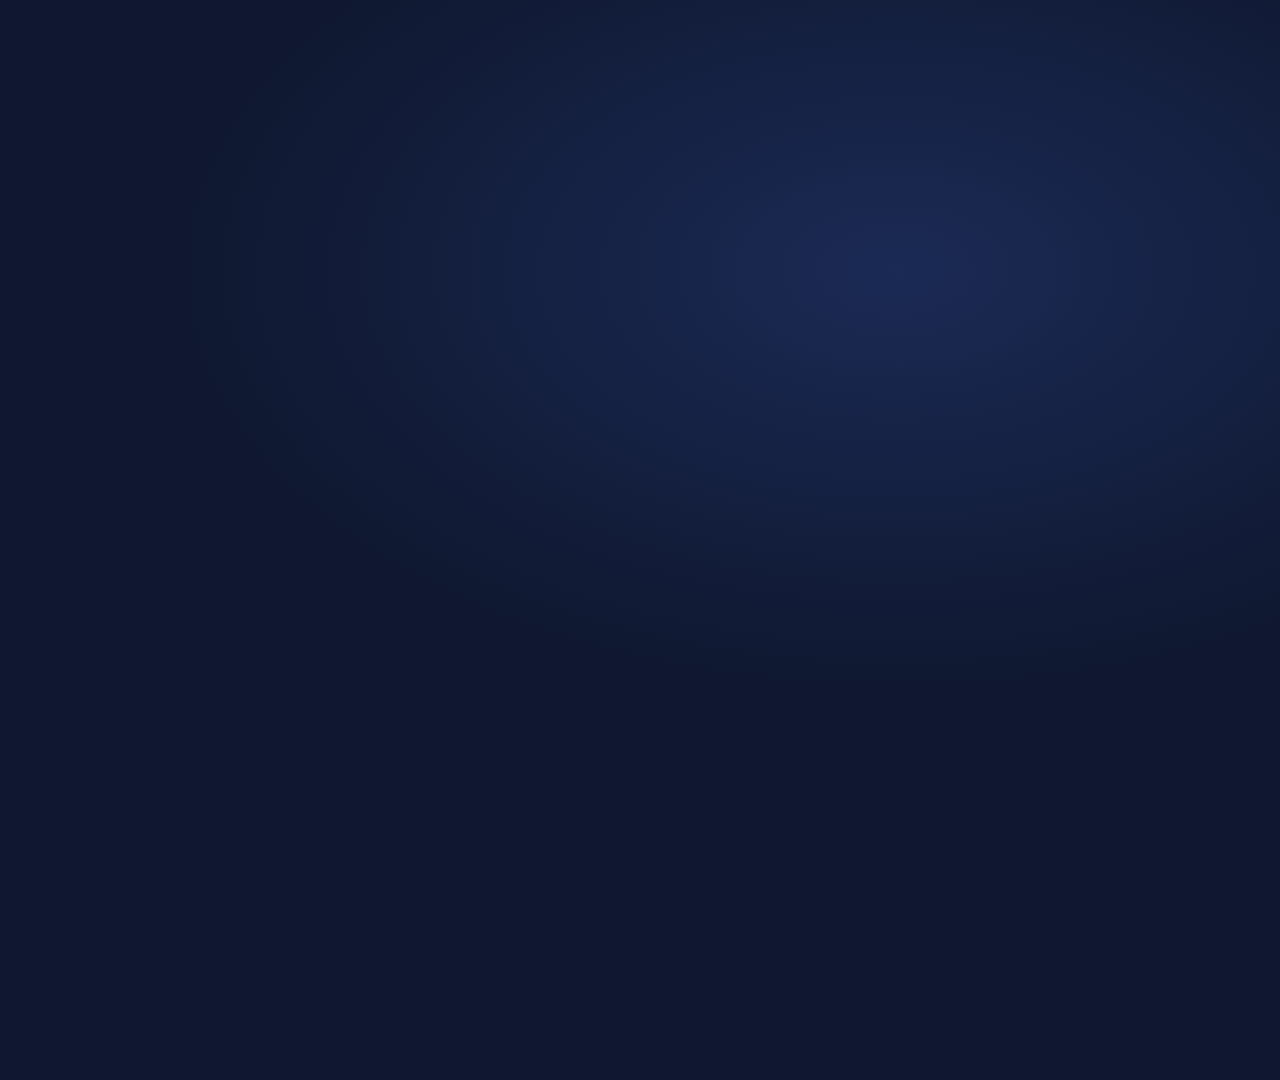
<file: film.html>
<!DOCTYPE html>
<html lang="fr"><head><meta charset="utf-8">
<link rel="stylesheet" href="app.css">
<style>
@font-face{font-family:"Jakarta";src:url(jakarta.woff2) format("woff2");font-weight:200 800}
:root{--ink:#0F1830;--navy:#1A2649;--paper:#F4F6FB;--blue:#2F5BD8;--peri:#A9B9F2;--ok:#16794A;--okbg:#DDF3E6;--warn:#9A6400;--warnbg:#FFF0D1;--app:#4F6CA8}
*{box-sizing:border-box;transition:none!important;animation:none!important}
html,body{margin:0;width:1920px;height:1080px;overflow:hidden;background:var(--ink);font-family:"Jakarta",Arial,sans-serif;-webkit-font-smoothing:antialiased}
.scene{position:absolute;inset:0;opacity:0}
.bg-dark{background:radial-gradient(1200px 700px at 70% 30%,#1B2A55 0%,var(--ink) 60%)}
.bg-light{background:var(--paper)}
.band{position:absolute;left:0;right:0;top:0;height:10px;background:var(--blue)}
[data-at]{opacity:0}
.cap{position:absolute;left:150px;top:0;bottom:0;width:640px;display:flex;flex-direction:column;justify-content:center}
.cap small{font-size:22px;font-weight:700;letter-spacing:.08em;text-transform:uppercase;color:var(--blue)}
.cap h2{margin:18px 0 0;font-size:64px;line-height:1.08;letter-spacing:-.035em;color:#131A2E;font-weight:700}
.cap p{margin:26px 0 0;font-size:28px;line-height:1.45;color:#59647F}
.mock{position:absolute;right:140px;top:50%;width:880px;transform:translateY(-50%)}
.mock .app{border-radius:22px;box-shadow:0 40px 100px -30px rgba(15,24,48,.45);border:1px solid #E1E5EE;zoom:1.6;width:550px}
.mock .app-body{min-height:300px}
.big{position:absolute;left:0;right:0;text-align:center;color:#EEF1FA;font-weight:700;letter-spacing:-.035em}
.logo{font-size:150px;letter-spacing:-.05em;color:#fff;font-weight:700}
.logo i{display:inline-block;width:30px;height:30px;border-radius:50%;background:var(--peri);margin-left:10px}
.card{position:absolute;width:300px;height:190px;border-radius:18px;background:#fff;box-shadow:0 30px 70px -20px rgba(0,0,0,.6);padding:22px;font-weight:700;font-size:24px;color:#131A2E}
.card .ln{height:12px;border-radius:6px;background:#E3E8F3;margin-top:14px}
.card .ln.s{width:60%}
.card .tg{display:inline-block;font-size:15px;padding:4px 12px;border-radius:999px;margin-bottom:6px}
.chart{background:#fff;border:1px solid #E1E5EE;border-radius:12px;padding:14px;margin-top:10px}
.chart small{font-size:11px;font-weight:600;color:#7A849E}
.bars{display:grid;grid-template-columns:repeat(6,1fr);gap:10px;height:140px;align-items:end;margin-top:12px}
.bars div{display:flex;gap:3px;align-items:end;height:100%;position:relative;padding-bottom:18px}
.bars i{flex:1;height:0;background:#C9D5F5;border-radius:4px 4px 0 0}
.bars i.c{background:var(--app)}
.bars span{position:absolute;bottom:0;left:0;right:0;text-align:center;font-size:10.5px;color:#7A849E;font-weight:600}
.end small{display:block;margin-top:26px;font-size:28px;color:#B9C2DC;font-weight:500;letter-spacing:0}
.cta{display:inline-block;margin-top:56px;background:var(--blue);color:#fff;font-size:34px;font-weight:600;padding:26px 50px;border-radius:16px;letter-spacing:-.01em}
</style></head><body>

<!-- 1. constat -->
<section class="scene bg-dark" data-s="0" data-e="5.6" data-out="1">
  <div class="big" style="top:150px;font-size:58px" data-at="0.3" data-lang-fr>Dossiers, temps, factures, agenda, vérifications clients…</div>
  <div class="big" style="top:235px;font-size:58px;color:var(--peri)" data-at="1.6">…souvent répartis entre plusieurs outils.</div>
</section>
<!-- cards layer (scenes 1-2) -->
<section class="scene" id="cards" data-s="0" data-e="8.2" style="background:none">
  <div class="card" data-x="300" data-y="470" data-r="-6"><span class="tg" style="background:#E6ECFB;color:#2F4A86">Dossiers</span><div class="ln"></div><div class="ln s"></div><div class="ln"></div></div>
  <div class="card" data-x="700" data-y="640" data-r="4"><span class="tg" style="background:var(--okbg);color:var(--ok)">Tableur</span><div class="ln"></div><div class="ln"></div><div class="ln s"></div></div>
  <div class="card" data-x="1060" data-y="450" data-r="-3"><span class="tg" style="background:var(--warnbg);color:var(--warn)">Agenda</span><div class="ln s"></div><div class="ln"></div><div class="ln"></div></div>
  <div class="card" data-x="1420" data-y="610" data-r="7"><span class="tg" style="background:#FBE1DF;color:#C2372D">E-mails</span><div class="ln"></div><div class="ln s"></div><div class="ln"></div></div>
  <div class="card" data-x="1500" data-y="330" data-r="-8"><span class="tg" style="background:#EDE6FB;color:#5B3BA8">Outil AML</span><div class="ln"></div><div class="ln"></div><div class="ln s"></div></div>
</section>
<!-- 2. norvy -->
<section class="scene bg-dark" data-s="5.6" data-e="11" style="background:none">
  <div class="big" style="top:330px" data-at="1.9"><span class="logo">norvy<i></i></span></div>
  <div class="big" style="top:600px;font-size:64px;line-height:1.15" data-at="2.6">Gérez votre cabinet.<br>Votre conformité AML suit.</div>
</section>

<!-- 3. dossier -->
<section class="scene bg-light" data-s="11" data-e="18" id="s-open" data-cfo="1">
  <div class="cap"><small data-at="0.2">Dossiers et clients</small><h2 data-at="0.4">Ouvrez un dossier en quelques clics.</h2><p data-at="0.8">Les informations du client restent au même endroit, pour toute l'équipe.</p></div>
  <div class="mock" data-at="0.5"><div class="app">
    <div class="app-top"><div class="lg"><b>n</b>norvy</div><span class="ttl">Nouveau dossier</span></div>
    <div class="app-body">
      <div class="search"><svg width="16" height="16" viewBox="0 0 16 16" fill="none" stroke="#4F6CA8" stroke-width="2"><circle cx="7" cy="7" r="5"/><path d="M11 11l3.5 3.5"/></svg><span data-type="Helix Holdings" data-tat="1.4"></span><span class="caret"></span></div>
      <div data-at="3.0"><span class="pill ok">✓ Fiche complétée</span><div style="height:10px"></div></div>
      <div class="field" data-at="3.3"><small>Dénomination</small><span>Helix Holdings S.à r.l.</span></div>
      <div class="field" data-at="3.6"><small>Type de dossier</small><span>Droit des sociétés</span></div>
      <div class="field" data-at="3.9"><small>Responsable</small><span>Me Laurent</span></div>
      <div class="field" data-at="4.2"><small>Contact</small><span>A. Keller</span></div>
    </div></div></div>
</section>

<!-- 4. AML -->
<section class="scene bg-light" data-s="18" data-e="26.5" id="s-aml" data-cfo="1" data-cut="1">
  <div class="cap"><small data-at="0.2">Vérifications AML</small><h2 data-at="0.4">Les contrôles AML, directement dans le dossier.</h2><p data-at="0.8">Vous analysez, vous décidez. Les justificatifs restent attachés au client.</p></div>
  <div class="mock" data-at="0.5"><div class="app">
    <div class="app-top"><div class="lg"><b>n</b>norvy</div><span class="ttl">Helix Holdings</span></div>
    <div class="app-body">
      <div class="chk" data-done="1.8"><span>Identité</span><i class="st"></i></div>
      <div class="chk" data-done="2.6"><span>Bénéficiaires effectifs</span><i class="st"></i></div>
      <div class="chk" data-done="3.4"><span>Sanctions</span><i class="st"></i></div>
      <div class="chk" data-done="4.2" data-flag="1"><span>Personnes politiquement exposées</span><i class="st"></i></div>
      <div class="banner" data-at="4.6" style="background:#FFF0D1;color:#9A6400">1 point à examiner</div>
      <div data-at="5.2" style="margin-top:10px;display:flex;gap:10px;align-items:center"><span class="btnmock" data-press="6.0">Valider le client</span><span style="font-size:12px;color:#7A849E" data-at="6.4">✓ Décision enregistrée dans le dossier</span></div>
    </div></div></div>
</section>

<!-- 5. facture -->
<section class="scene bg-light" data-s="26.5" data-e="33.5" id="s-inv" data-cfo="1" data-cut="1">
  <div class="cap"><small data-at="0.2">Temps et facturation</small><h2 data-at="0.4">Le temps saisi devient une facture.</h2><p data-at="0.8">Sans ressaisie, puis vous suivez les règlements.</p></div>
  <div class="mock" data-at="0.5"><div class="app">
    <div class="app-top"><div class="lg"><b>n</b>norvy</div><span class="ttl">Temps · Helix Holdings</span></div>
    <div class="app-body">
      <div class="trow" data-at="1.2"><b>Rédaction du pacte d'associés</b><b>3 h 30</b><span>Lun. · Me Laurent</span></div>
      <div class="trow" data-at="1.6"><b>Rendez-vous client</b><b>1 h 00</b><span>Mar. · Me Laurent</span></div>
      <div class="trow" data-at="2.0"><b>Relecture des statuts</b><b>2 h 00</b><span>Mer. · Me Martin</span></div>
      <div data-at="2.5" style="margin:6px 0 2px"><span class="btnmock" data-press="3.0">Créer la facture</span></div>
      <div class="invoice" data-at="3.5"><small style="color:#7A849E;display:block;padding-right:90px">Facture F-2026-118 · 6 h 30</small><div class="tot">1 625 €</div><small style="color:#7A849E">Envoyée le 4/11 · réglée le 14/11</small><span class="stamp" data-stamp="5.0">PAYÉE</span></div>
    </div></div></div>
</section>

<!-- 6. agenda -->
<section class="scene bg-light" data-s="33.5" data-e="39.5" id="s-week" data-cfo="1" data-cut="1">
  <div class="cap"><small data-at="0.2">Agenda</small><h2 data-at="0.4">Toutes vos échéances au même endroit.</h2><p data-at="0.8">Synchronisées avec Outlook, dans les deux sens.</p></div>
  <div class="mock" data-at="0.5"><div class="app">
    <div class="app-top"><div class="lg"><b>n</b>norvy</div><span class="ttl">Agenda · cette semaine</span></div>
    <div class="app-body">
      <div class="week">
        <div class="d"><small>Lun</small><div class="ev a" data-at="1.2">9 h 30 Audience</div></div>
        <div class="d"><small>Mar</small><div class="ev c" data-at="1.5">14 h Rendez-vous</div></div>
        <div class="d"><small>Mer</small><div class="ev a" data-at="1.8">10 h Médiation</div><div class="ev c" data-at="2.1">16 h Signature</div></div>
        <div class="d"><small>Jeu</small><div class="ev b" data-at="2.4">Délai d'appel</div><div class="ev c" data-at="2.7">Conclusions</div></div>
        <div class="d"><small>Ven</small><div class="ev a" data-at="3.0">11 h Tribunal</div></div>
      </div>
      <div class="notif" data-at="3.6"><span>🔔</span><span>Rappel : audience demain à 9 h 30</span></div>
    </div></div></div>
</section>

<!-- 7. tableau de bord -->
<section class="scene bg-light" data-s="39.5" data-e="45.5" id="s-dash" data-cut="1">
  <div class="cap"><small data-at="0.2">Tableau de bord</small><h2 data-at="0.4">Le cabinet, d'un coup d'œil.</h2><p data-at="0.8">Activité, facturation et alertes, au même endroit.</p></div>
  <div class="mock" data-at="0.5"><div class="app">
    <div class="app-top"><div class="lg"><b>n</b>norvy</div><span class="ttl">Tableau de bord</span></div>
    <div class="app-body">
      <div class="kpis" style="margin-top:0">
        <div><small>Dossiers actifs</small><b data-count="42" data-cat="1.0">0</b><em>+6 ce mois</em></div>
        <div><small>Heures facturables</small><b><span data-count="98" data-cat="1.0">0</span> h</b><em>ce mois</em></div>
        <div><small>Encaissé</small><b><span data-count="82" data-cat="1.0">0</span> %</b><em>des factures</em></div>
        <div><small>Alertes AML</small><b><span data-count="2" data-cat="1.0">0</span></b><em>à examiner</em></div>
      </div>
      <div class="chart"><small>Facturé et encaissé, 6 derniers mois</small>
        <div class="bars">
          <div><i data-h="55"></i><i class="c" data-h="48"></i><span>Juin</span></div>
          <div><i data-h="62"></i><i class="c" data-h="55"></i><span>Juil</span></div>
          <div><i data-h="40"></i><i class="c" data-h="38"></i><span>Août</span></div>
          <div><i data-h="70"></i><i class="c" data-h="58"></i><span>Sep</span></div>
          <div><i data-h="78"></i><i class="c" data-h="66"></i><span>Oct</span></div>
          <div><i data-h="86"></i><i class="c" data-h="70"></i><span>Nov</span></div>
        </div></div>
    </div></div></div>
</section>

<!-- 8. fin -->
<section class="scene bg-dark end" data-s="45.5" data-e="52">
  <div class="band"></div>
  <div class="big" style="top:250px" data-at="0.4"><span class="logo">norvy<i></i></span></div>
  <div class="big" style="top:500px;font-size:48px" data-at="0.9">Découvrez Norvy en 30 minutes.</div>
  <div class="big" style="top:590px" data-at="1.4"><span class="cta">Réserver une démonstration · norvy.lu</span></div>
  <div class="big" style="top:790px" data-at="1.9"><small>Données hébergées en Europe · Migration offerte · Sans engagement</small></div>
</section>

<script>
var FADE=0.6;
function cl(x){return Math.max(0,Math.min(1,x));}
function ease(x){x=cl(x);return 1-Math.pow(1-x,3);}
function render(t){
  document.querySelectorAll('.scene').forEach(function(sc){
    var s=+sc.dataset.s,e=+sc.dataset.e,lt=t-s;
    var o=sc.dataset.out?cl((e-t)/FADE):(s===0?1:(sc.dataset.cut?(t>=s?1:0):cl((t-s)/FADE))); if(!sc.dataset.out&&t>e+FADE)o=0;
    if(sc.dataset.cfo){var co=cl((e-t)/0.45);[].forEach.call(sc.children,function(ch){ch.style.filter='opacity('+co+')';});}
    sc.style.opacity=o; sc.style.visibility=o>0?'visible':'hidden';
    if(o<=0)return;
    sc.querySelectorAll('[data-at]').forEach(function(el){var p=ease((lt-+el.dataset.at)/0.5);el.style.opacity=p;
      if(!el.classList.contains('mock'))el.style.transform='translateY('+((1-p)*18)+'px)';
      else el.style.transform='translateY(calc(-50% + '+((1-p)*30)+'px))';});
    sc.querySelectorAll('[data-type]').forEach(function(el){var n=Math.floor(cl((lt-+el.dataset.tat)/1.2)*el.dataset.type.length);el.textContent=el.dataset.type.slice(0,n);});
    sc.querySelectorAll('.caret').forEach(function(c){c.style.opacity=(Math.floor(lt*2)%2)?0:1;});
    sc.querySelectorAll('[data-done]').forEach(function(el){var d=lt>=+el.dataset.done;el.classList.toggle('done',d&&!el.dataset.flag);el.classList.toggle('flag',d&&!!el.dataset.flag);
      var st=el.querySelector('.st');st.style.transform=d?'none':'rotate('+(lt*450)+'deg)';});
    sc.querySelectorAll('[data-press]').forEach(function(el){var k=lt-+el.dataset.press;var sc2=(k>0&&k<0.4)?1-0.08*Math.sin(k/0.4*Math.PI):1;el.style.transform='scale('+sc2+')';el.style.display='inline-block';el.style.background=(k>0&&k<0.4)?'#3B568F':'';});
    sc.querySelectorAll('[data-stamp]').forEach(function(el){var p=cl((lt-+el.dataset.stamp)/0.35);var s3=1.6-0.6*ease(p);el.style.opacity=p;el.style.transform='rotate(-8deg) scale('+s3+')';});
    sc.querySelectorAll('[data-count]').forEach(function(el){var p=ease((lt-+el.dataset.cat)/1.4);el.textContent=Math.round(+el.dataset.count*p);});
    sc.querySelectorAll('[data-h]').forEach(function(el,k){var p=ease((lt-1.0-k*0.08)/0.7);el.style.height=(+el.dataset.h*p)+'%';});
  });
  // cards: drift in scene 1, converge in scene 2
  var cards=document.querySelectorAll('#cards .card');
  cards.forEach(function(c,k){var x=+c.dataset.x,y=+c.dataset.y,r=+c.dataset.r;
    var appear=ease((t-0.8-k*0.25)/0.6);
    var drift=Math.sin(t*0.9+k)*8;
    var conv=ease((t-5.9)/1.6);
    var cx=810,cy=445;
    var X=x+(cx-x)*conv, Y=y+drift*(1-conv)+(cy-y)*conv, R=r*(1-conv), S=1-0.55*conv;
    c.style.left=X+'px';c.style.top=Y+'px';c.style.transform='rotate('+R+'deg) scale('+S+')';
    c.style.opacity=appear*(1-ease((t-7.0)/0.8));});
  document.getElementById('cards').style.opacity=1;document.getElementById('cards').style.visibility=t<8.2?'visible':'hidden';
  // scene 2 dark background persists: body bg is ink
}
window.render=render;render(0);
</script>
</body></html>
</file>
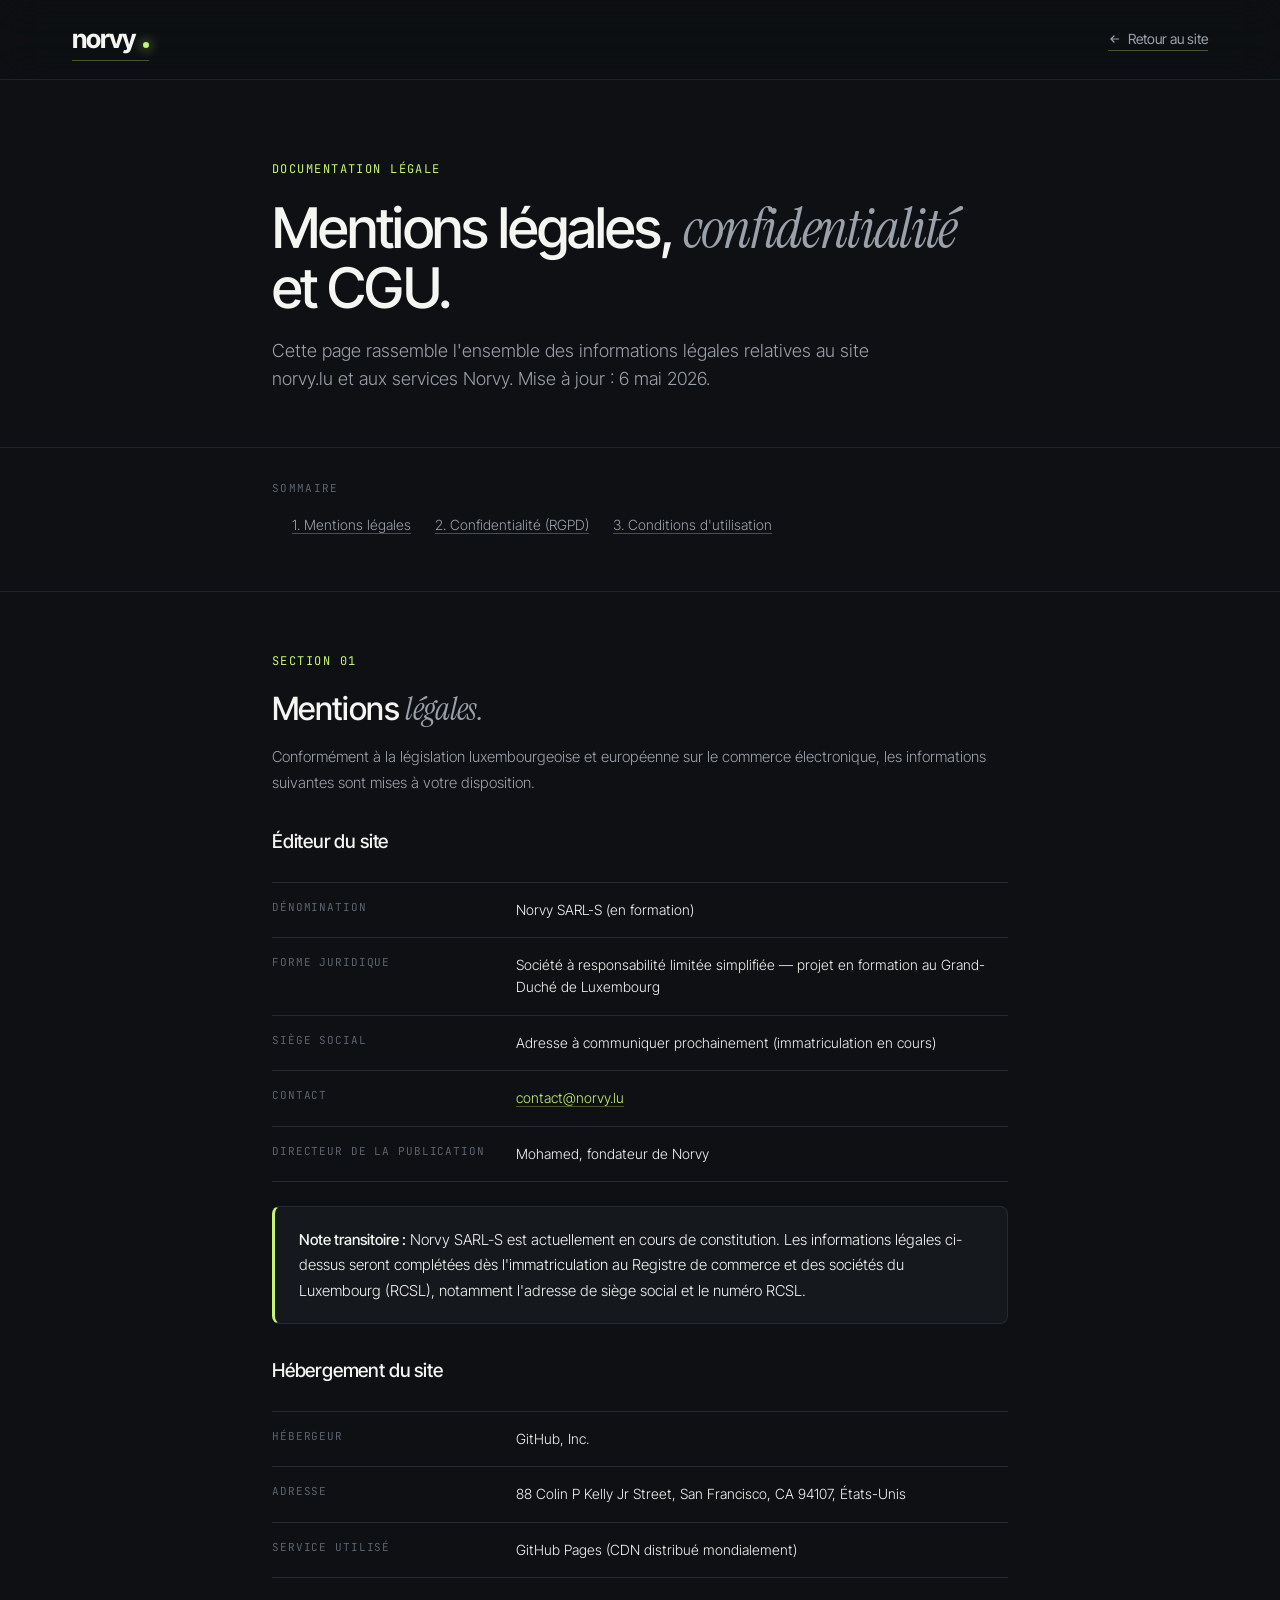
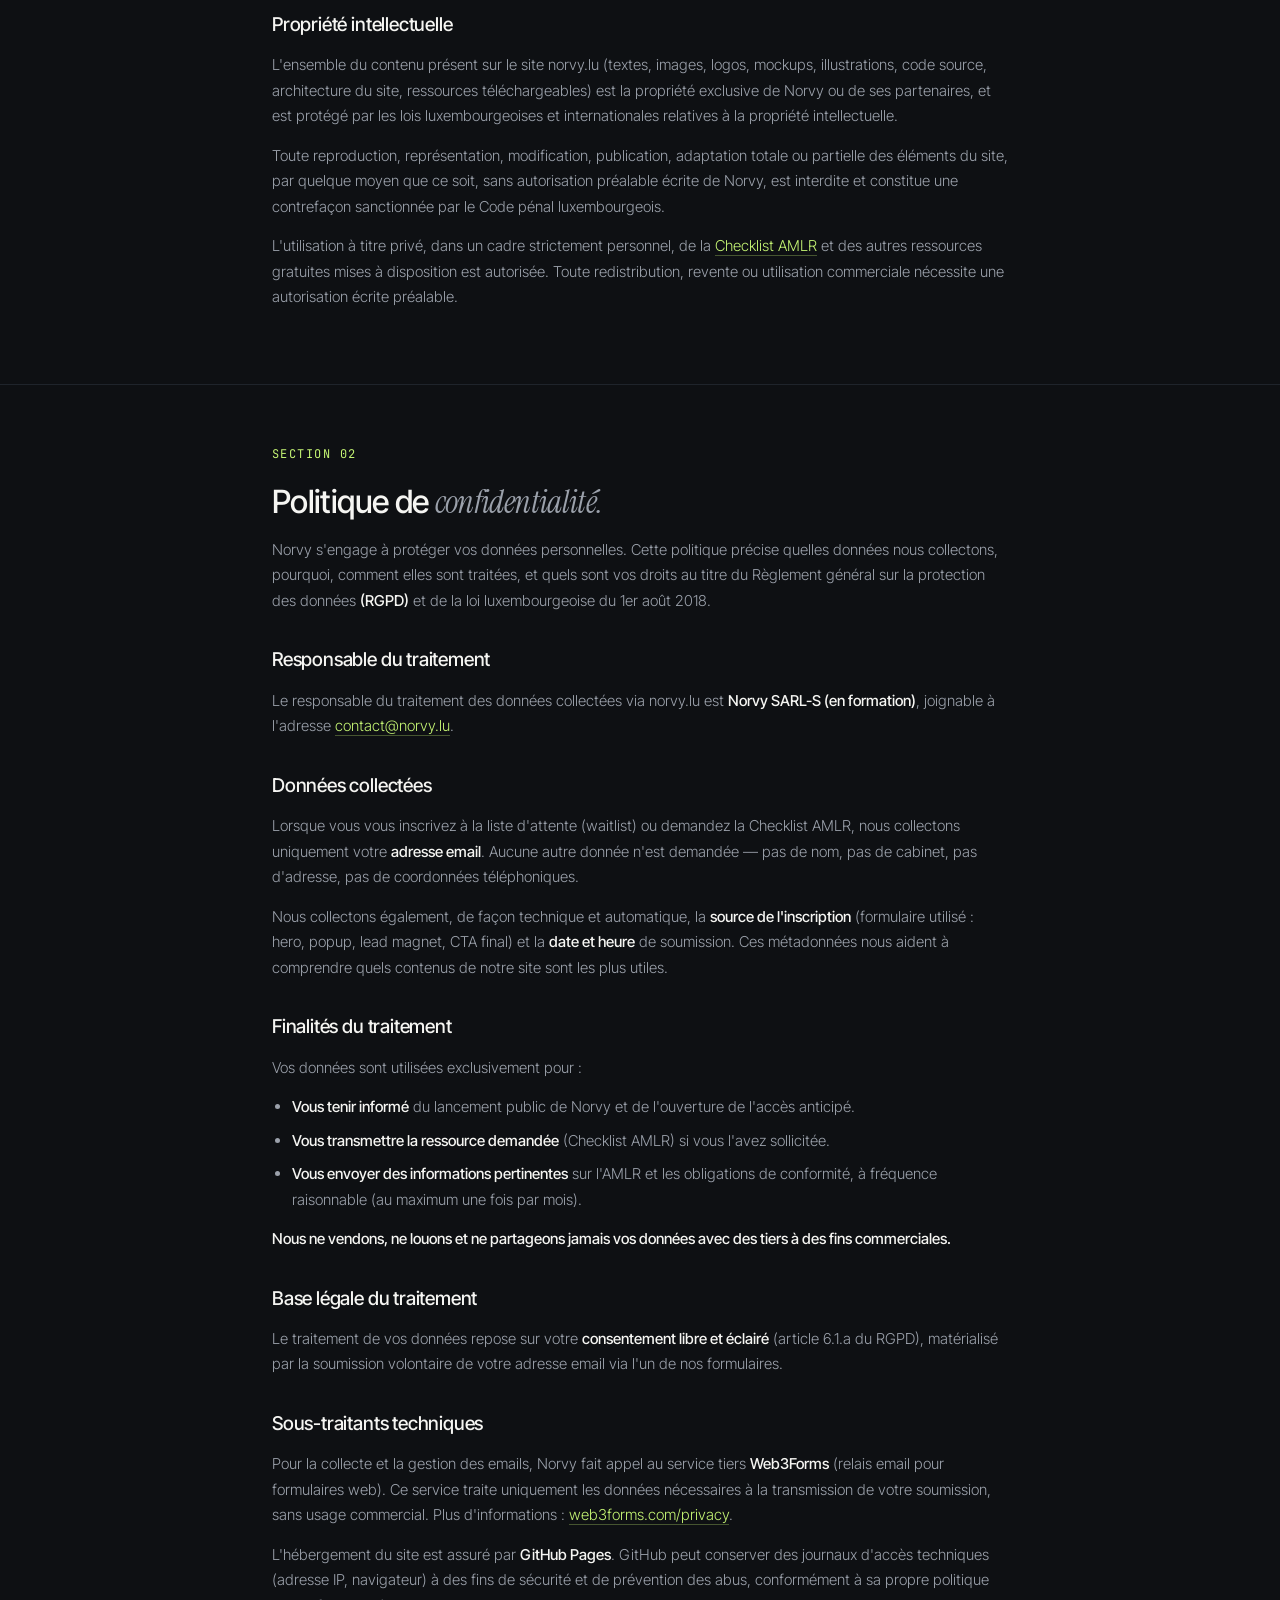
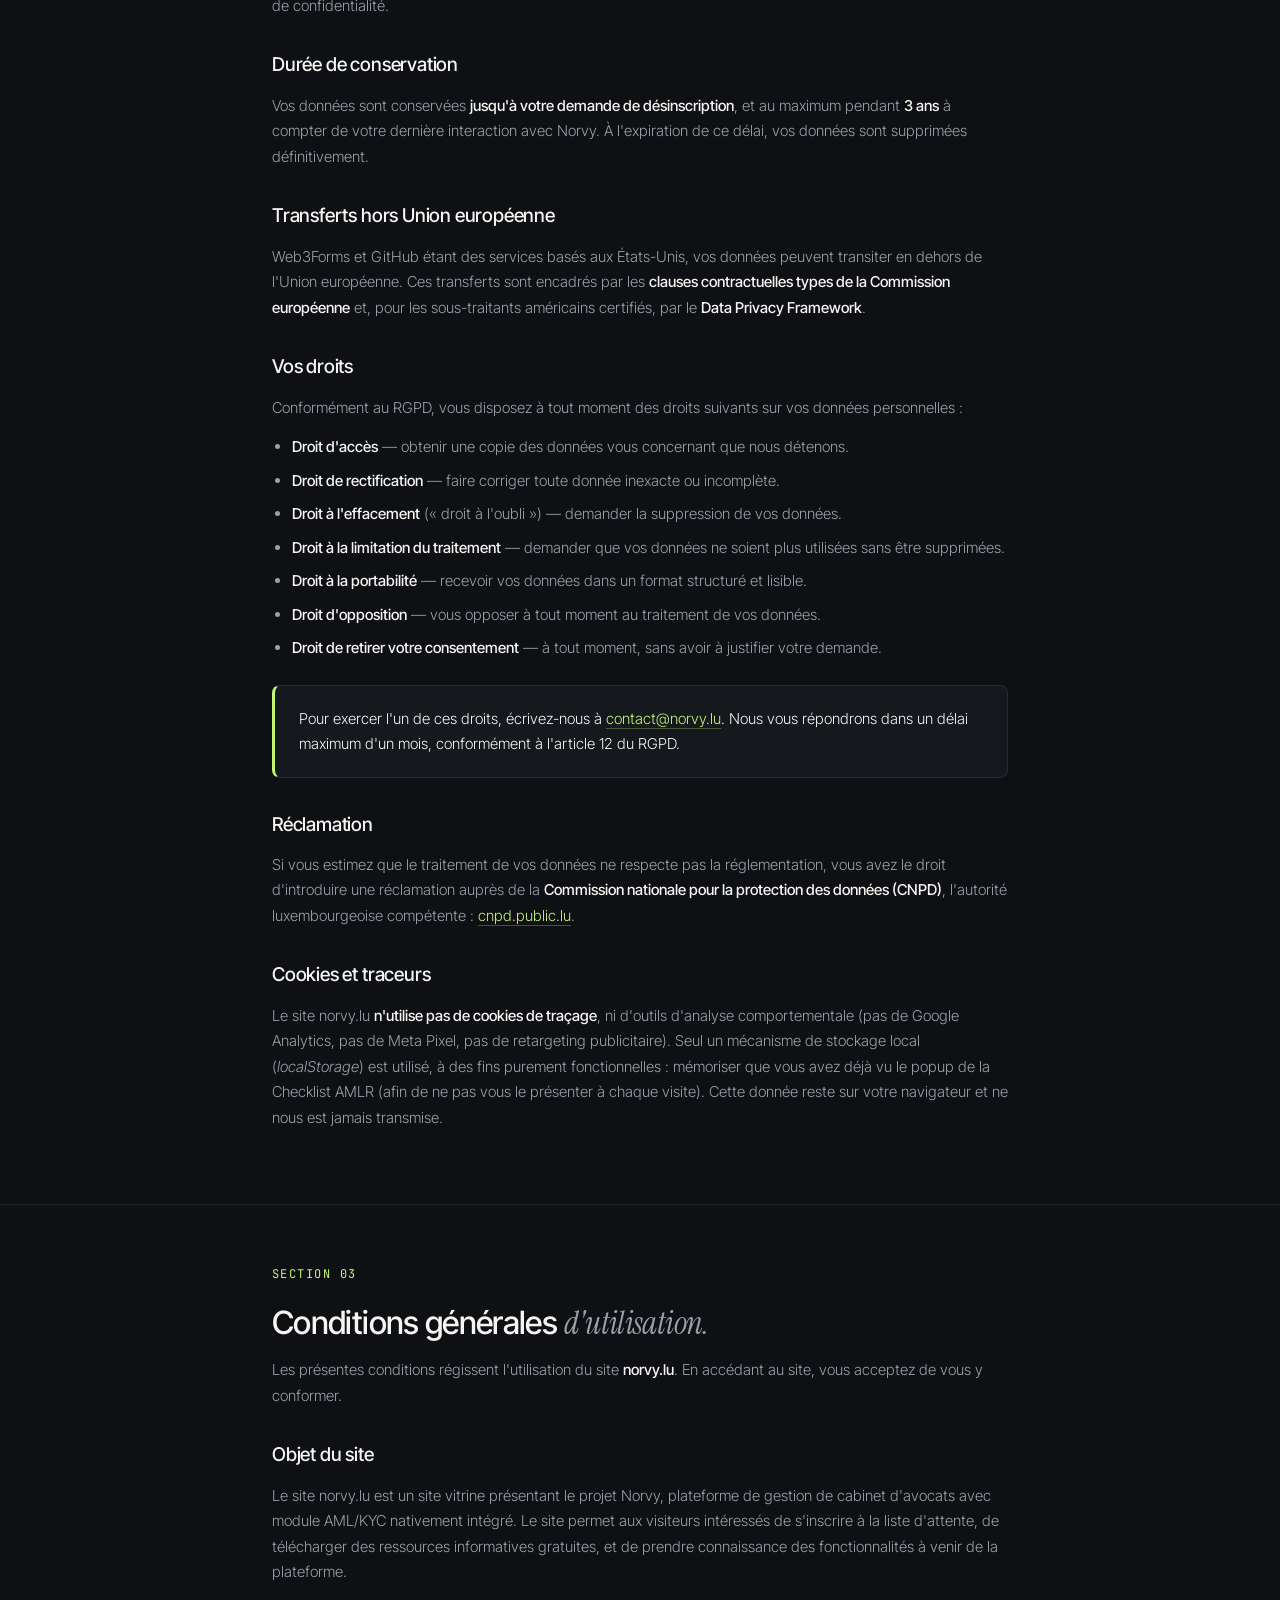
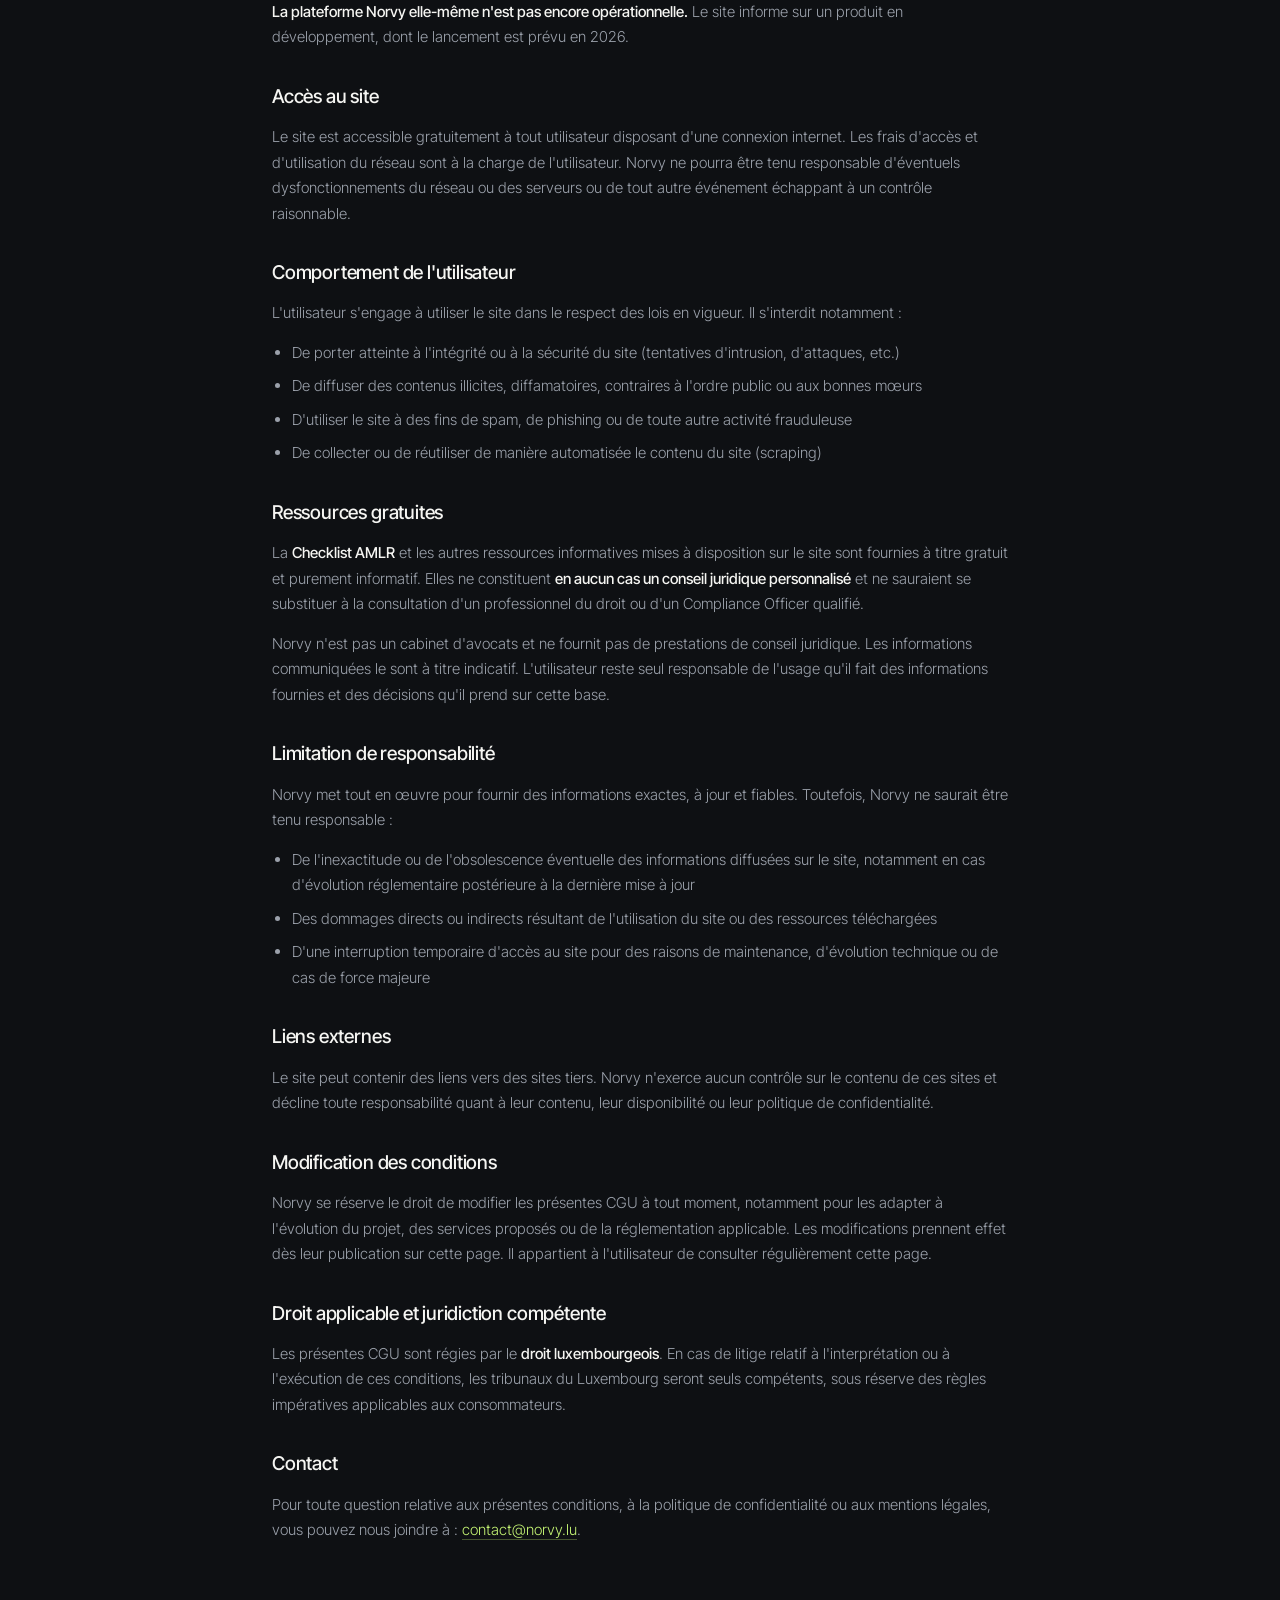
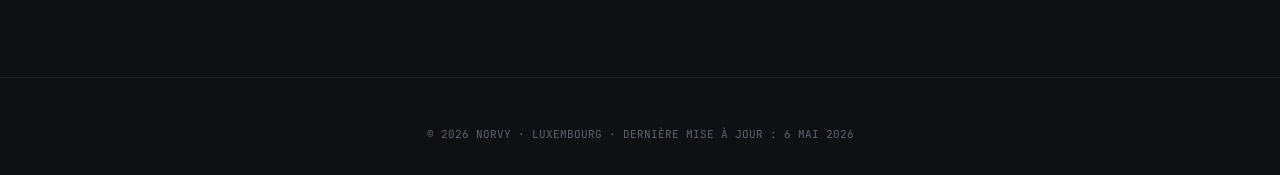
<file: Legal.html>
<!DOCTYPE html>
<html lang="fr">
<head>
<meta charset="UTF-8" />
<meta name="viewport" content="width=device-width, initial-scale=1.0" />
<title>Mentions légales · Confidentialité · CGU — Norvy</title>
<meta name="description" content="Mentions légales, politique de confidentialité (RGPD) et conditions générales d'utilisation du site norvy.lu." />
<meta name="robots" content="noindex, follow" />
<link rel="icon" type="image/svg+xml" href="favicon.svg" />
<meta name="theme-color" content="#0E1013" />
<link rel="preconnect" href="https://fonts.googleapis.com">
<link rel="preconnect" href="https://fonts.gstatic.com" crossorigin>
<link href="https://fonts.googleapis.com/css2?family=Instrument+Serif:ital@0;1&family=Inter+Tight:wght@300;400;500;600;700&family=JetBrains+Mono:wght@400;500&display=swap" rel="stylesheet">
<style>
:root{--bg:#0E1013;--bg-elev:#15181D;--bg-elev-2:#1C2026;--border:#262B33;--border-soft:#1F242B;--text:#F5F5F2;--text-dim:#9BA1AB;--text-faint:#5C6470;--accent:#C5F574}
*{box-sizing:border-box;margin:0;padding:0}
html{scroll-behavior:smooth}
body{background:var(--bg);color:var(--text);font-family:'Inter Tight',-apple-system,sans-serif;line-height:1.6;-webkit-font-smoothing:antialiased}
.container{max-width:800px;margin:0 auto;padding:0 32px}
nav{position:sticky;top:0;z-index:100;backdrop-filter:blur(20px);background:rgba(14,16,19,.7);border-bottom:1px solid var(--border-soft)}
.nav-inner{max-width:1200px;margin:0 auto;padding:18px 32px;display:flex;align-items:center;justify-content:space-between}
.logo{font-size:26px;font-weight:700;letter-spacing:-.04em;color:var(--text);text-decoration:none;display:flex;align-items:center;gap:8px}
.logo-dot{width:6px;height:6px;border-radius:50%;background:var(--accent);box-shadow:0 0 12px var(--accent);margin-top:12px}
.nav-back{display:inline-flex;align-items:center;gap:6px;color:var(--text-dim);text-decoration:none;font-size:14px;transition:color .2s}
.nav-back:hover{color:var(--text)}
.hero{padding:80px 0 40px;border-bottom:1px solid var(--border-soft)}
.eyebrow{font-family:'JetBrains Mono',monospace;font-size:12px;color:var(--accent);text-transform:uppercase;letter-spacing:.12em;margin-bottom:20px}
h1{font-size:clamp(36px,5vw,56px);font-weight:500;letter-spacing:-.03em;line-height:1.05;margin-bottom:20px}
h1 em{font-family:'Instrument Serif',serif;font-style:italic;font-weight:400;color:var(--text-dim)}
.lead{font-size:18px;color:var(--text-dim);line-height:1.55;font-weight:300;max-width:600px}
.toc{padding:32px 0;border-bottom:1px solid var(--border-soft)}
.toc-title{font-family:'JetBrains Mono',monospace;font-size:11px;text-transform:uppercase;letter-spacing:.12em;color:var(--text-faint);margin-bottom:14px}
.toc-list{list-style:none;display:flex;flex-wrap:wrap;gap:8px 24px}
.toc-list a{color:var(--text-dim);text-decoration:none;font-size:14px;transition:color .2s}
.toc-list a:hover{color:var(--accent)}
section.legal{padding:60px 0;border-bottom:1px solid var(--border-soft)}
section.legal:last-of-type{border-bottom:none}
h2{font-size:32px;font-weight:500;letter-spacing:-.02em;margin-bottom:16px;line-height:1.15}
h2 em{font-family:'Instrument Serif',serif;font-style:italic;font-weight:400;color:var(--text-dim)}
h3{font-size:19px;font-weight:500;letter-spacing:-.01em;margin:32px 0 12px;color:var(--text)}
p{color:var(--text-dim);font-size:15px;line-height:1.7;margin-bottom:14px;font-weight:300}
p strong,p b{color:var(--text);font-weight:500}
ul,ol{color:var(--text-dim);margin:14px 0 14px 20px;font-size:15px;line-height:1.7;font-weight:300}
li{margin-bottom:8px}
li strong{color:var(--text);font-weight:500}
a{color:var(--accent);text-decoration:none;border-bottom:1px solid rgba(197,245,116,.3);transition:border-color .2s}
a:hover{border-color:var(--accent)}
.info-table{width:100%;border-top:1px solid var(--border);margin:24px 0}
.info-row{display:grid;grid-template-columns:220px 1fr;gap:24px;padding:16px 0;border-bottom:1px solid var(--border);font-size:14px}
.info-row dt{font-family:'JetBrains Mono',monospace;font-size:11px;text-transform:uppercase;letter-spacing:.08em;color:var(--text-faint)}
.info-row dd{color:var(--text);font-weight:300}
.callout{background:var(--bg-elev);border:1px solid var(--border);border-left:3px solid var(--accent);border-radius:8px;padding:20px 24px;margin:24px 0}
.callout p{margin-bottom:0;color:var(--text)}
footer{border-top:1px solid var(--border-soft);padding:48px 0 32px;margin-top:60px;text-align:center}
.footer-bottom{font-family:'JetBrains Mono',monospace;font-size:11px;color:var(--text-faint)}
@media (max-width:700px){.info-row{grid-template-columns:1fr;gap:4px}h1{font-size:36px}h2{font-size:26px}.container{padding:0 24px}}
</style>
</head>
<body>
<nav><div class="nav-inner"><a href="/" class="logo">norvy<span class="logo-dot"></span></a><a href="/" class="nav-back"><svg width="14" height="14" viewBox="0 0 24 24" fill="none" stroke="currentColor" stroke-width="2"><path d="M19 12H5M11 18l-6-6 6-6"/></svg>Retour au site</a></div></nav>

<header class="hero"><div class="container">
<div class="eyebrow">DOCUMENTATION LÉGALE</div>
<h1>Mentions légales, <em>confidentialité</em> et CGU.</h1>
<p class="lead">Cette page rassemble l'ensemble des informations légales relatives au site norvy.lu et aux services Norvy. Mise à jour : 6 mai 2026.</p>
</div></header>

<section class="toc"><div class="container">
<div class="toc-title">Sommaire</div>
<ul class="toc-list">
<li><a href="#mentions">1. Mentions légales</a></li>
<li><a href="#confidentialite">2. Confidentialité (RGPD)</a></li>
<li><a href="#cgu">3. Conditions d'utilisation</a></li>
</ul>
</div></section>

<section class="legal" id="mentions"><div class="container">
<div class="eyebrow">SECTION 01</div>
<h2>Mentions <em>légales.</em></h2>
<p>Conformément à la législation luxembourgeoise et européenne sur le commerce électronique, les informations suivantes sont mises à votre disposition.</p>
<h3>Éditeur du site</h3>
<dl class="info-table">
<div class="info-row"><dt>Dénomination</dt><dd>Norvy SARL-S (en formation)</dd></div>
<div class="info-row"><dt>Forme juridique</dt><dd>Société à responsabilité limitée simplifiée — projet en formation au Grand-Duché de Luxembourg</dd></div>
<div class="info-row"><dt>Siège social</dt><dd>Adresse à communiquer prochainement (immatriculation en cours)</dd></div>
<div class="info-row"><dt>Contact</dt><dd><a href="mailto:contact@norvy.lu">contact@norvy.lu</a></dd></div>
<div class="info-row"><dt>Directeur de la publication</dt><dd>Mohamed, fondateur de Norvy</dd></div>
</dl>
<div class="callout"><p><strong>Note transitoire :</strong> Norvy SARL-S est actuellement en cours de constitution. Les informations légales ci-dessus seront complétées dès l'immatriculation au Registre de commerce et des sociétés du Luxembourg (RCSL), notamment l'adresse de siège social et le numéro RCSL.</p></div>
<h3>Hébergement du site</h3>
<dl class="info-table">
<div class="info-row"><dt>Hébergeur</dt><dd>GitHub, Inc.</dd></div>
<div class="info-row"><dt>Adresse</dt><dd>88 Colin P Kelly Jr Street, San Francisco, CA 94107, États-Unis</dd></div>
<div class="info-row"><dt>Service utilisé</dt><dd>GitHub Pages (CDN distribué mondialement)</dd></div>
</dl>
<h3>Propriété intellectuelle</h3>
<p>L'ensemble du contenu présent sur le site norvy.lu (textes, images, logos, mockups, illustrations, code source, architecture du site, ressources téléchargeables) est la propriété exclusive de Norvy ou de ses partenaires, et est protégé par les lois luxembourgeoises et internationales relatives à la propriété intellectuelle.</p>
<p>Toute reproduction, représentation, modification, publication, adaptation totale ou partielle des éléments du site, par quelque moyen que ce soit, sans autorisation préalable écrite de Norvy, est interdite et constitue une contrefaçon sanctionnée par le Code pénal luxembourgeois.</p>
<p>L'utilisation à titre privé, dans un cadre strictement personnel, de la <a href="Norvy-Checklist-AMLR-2024-1624.pdf">Checklist AMLR</a> et des autres ressources gratuites mises à disposition est autorisée. Toute redistribution, revente ou utilisation commerciale nécessite une autorisation écrite préalable.</p>
</div></section>

<section class="legal" id="confidentialite"><div class="container">
<div class="eyebrow">SECTION 02</div>
<h2>Politique de <em>confidentialité.</em></h2>
<p>Norvy s'engage à protéger vos données personnelles. Cette politique précise quelles données nous collectons, pourquoi, comment elles sont traitées, et quels sont vos droits au titre du Règlement général sur la protection des données <strong>(RGPD)</strong> et de la loi luxembourgeoise du 1er août 2018.</p>
<h3>Responsable du traitement</h3>
<p>Le responsable du traitement des données collectées via norvy.lu est <strong>Norvy SARL-S (en formation)</strong>, joignable à l'adresse <a href="mailto:contact@norvy.lu">contact@norvy.lu</a>.</p>
<h3>Données collectées</h3>
<p>Lorsque vous vous inscrivez à la liste d'attente (waitlist) ou demandez la Checklist AMLR, nous collectons uniquement votre <strong>adresse email</strong>. Aucune autre donnée n'est demandée — pas de nom, pas de cabinet, pas d'adresse, pas de coordonnées téléphoniques.</p>
<p>Nous collectons également, de façon technique et automatique, la <strong>source de l'inscription</strong> (formulaire utilisé : hero, popup, lead magnet, CTA final) et la <strong>date et heure</strong> de soumission. Ces métadonnées nous aident à comprendre quels contenus de notre site sont les plus utiles.</p>
<h3>Finalités du traitement</h3>
<p>Vos données sont utilisées exclusivement pour :</p>
<ul>
<li><strong>Vous tenir informé</strong> du lancement public de Norvy et de l'ouverture de l'accès anticipé.</li>
<li><strong>Vous transmettre la ressource demandée</strong> (Checklist AMLR) si vous l'avez sollicitée.</li>
<li><strong>Vous envoyer des informations pertinentes</strong> sur l'AMLR et les obligations de conformité, à fréquence raisonnable (au maximum une fois par mois).</li>
</ul>
<p><strong>Nous ne vendons, ne louons et ne partageons jamais vos données avec des tiers à des fins commerciales.</strong></p>
<h3>Base légale du traitement</h3>
<p>Le traitement de vos données repose sur votre <strong>consentement libre et éclairé</strong> (article 6.1.a du RGPD), matérialisé par la soumission volontaire de votre adresse email via l'un de nos formulaires.</p>
<h3>Sous-traitants techniques</h3>
<p>Pour la collecte et la gestion des emails, Norvy fait appel au service tiers <strong>Web3Forms</strong> (relais email pour formulaires web). Ce service traite uniquement les données nécessaires à la transmission de votre soumission, sans usage commercial. Plus d'informations : <a href="https://web3forms.com/privacy" target="_blank" rel="noopener">web3forms.com/privacy</a>.</p>
<p>L'hébergement du site est assuré par <strong>GitHub Pages</strong>. GitHub peut conserver des journaux d'accès techniques (adresse IP, navigateur) à des fins de sécurité et de prévention des abus, conformément à sa propre politique de confidentialité.</p>
<h3>Durée de conservation</h3>
<p>Vos données sont conservées <strong>jusqu'à votre demande de désinscription</strong>, et au maximum pendant <strong>3 ans</strong> à compter de votre dernière interaction avec Norvy. À l'expiration de ce délai, vos données sont supprimées définitivement.</p>
<h3>Transferts hors Union européenne</h3>
<p>Web3Forms et GitHub étant des services basés aux États-Unis, vos données peuvent transiter en dehors de l'Union européenne. Ces transferts sont encadrés par les <strong>clauses contractuelles types de la Commission européenne</strong> et, pour les sous-traitants américains certifiés, par le <strong>Data Privacy Framework</strong>.</p>
<h3>Vos droits</h3>
<p>Conformément au RGPD, vous disposez à tout moment des droits suivants sur vos données personnelles :</p>
<ul>
<li><strong>Droit d'accès</strong> — obtenir une copie des données vous concernant que nous détenons.</li>
<li><strong>Droit de rectification</strong> — faire corriger toute donnée inexacte ou incomplète.</li>
<li><strong>Droit à l'effacement</strong> (« droit à l'oubli ») — demander la suppression de vos données.</li>
<li><strong>Droit à la limitation du traitement</strong> — demander que vos données ne soient plus utilisées sans être supprimées.</li>
<li><strong>Droit à la portabilité</strong> — recevoir vos données dans un format structuré et lisible.</li>
<li><strong>Droit d'opposition</strong> — vous opposer à tout moment au traitement de vos données.</li>
<li><strong>Droit de retirer votre consentement</strong> — à tout moment, sans avoir à justifier votre demande.</li>
</ul>
<div class="callout"><p>Pour exercer l'un de ces droits, écrivez-nous à <a href="mailto:contact@norvy.lu">contact@norvy.lu</a>. Nous vous répondrons dans un délai maximum d'un mois, conformément à l'article 12 du RGPD.</p></div>
<h3>Réclamation</h3>
<p>Si vous estimez que le traitement de vos données ne respecte pas la réglementation, vous avez le droit d'introduire une réclamation auprès de la <strong>Commission nationale pour la protection des données (CNPD)</strong>, l'autorité luxembourgeoise compétente : <a href="https://cnpd.public.lu" target="_blank" rel="noopener">cnpd.public.lu</a>.</p>
<h3>Cookies et traceurs</h3>
<p>Le site norvy.lu <strong>n'utilise pas de cookies de traçage</strong>, ni d'outils d'analyse comportementale (pas de Google Analytics, pas de Meta Pixel, pas de retargeting publicitaire). Seul un mécanisme de stockage local (<em>localStorage</em>) est utilisé, à des fins purement fonctionnelles : mémoriser que vous avez déjà vu le popup de la Checklist AMLR (afin de ne pas vous le présenter à chaque visite). Cette donnée reste sur votre navigateur et ne nous est jamais transmise.</p>
</div></section>

<section class="legal" id="cgu"><div class="container">
<div class="eyebrow">SECTION 03</div>
<h2>Conditions générales <em>d'utilisation.</em></h2>
<p>Les présentes conditions régissent l'utilisation du site <strong>norvy.lu</strong>. En accédant au site, vous acceptez de vous y conformer.</p>
<h3>Objet du site</h3>
<p>Le site norvy.lu est un site vitrine présentant le projet Norvy, plateforme de gestion de cabinet d'avocats avec module AML/KYC nativement intégré. Le site permet aux visiteurs intéressés de s'inscrire à la liste d'attente, de télécharger des ressources informatives gratuites, et de prendre connaissance des fonctionnalités à venir de la plateforme.</p>
<p><strong>La plateforme Norvy elle-même n'est pas encore opérationnelle.</strong> Le site informe sur un produit en développement, dont le lancement est prévu en 2026.</p>
<h3>Accès au site</h3>
<p>Le site est accessible gratuitement à tout utilisateur disposant d'une connexion internet. Les frais d'accès et d'utilisation du réseau sont à la charge de l'utilisateur. Norvy ne pourra être tenu responsable d'éventuels dysfonctionnements du réseau ou des serveurs ou de tout autre événement échappant à un contrôle raisonnable.</p>
<h3>Comportement de l'utilisateur</h3>
<p>L'utilisateur s'engage à utiliser le site dans le respect des lois en vigueur. Il s'interdit notamment :</p>
<ul>
<li>De porter atteinte à l'intégrité ou à la sécurité du site (tentatives d'intrusion, d'attaques, etc.)</li>
<li>De diffuser des contenus illicites, diffamatoires, contraires à l'ordre public ou aux bonnes mœurs</li>
<li>D'utiliser le site à des fins de spam, de phishing ou de toute autre activité frauduleuse</li>
<li>De collecter ou de réutiliser de manière automatisée le contenu du site (scraping)</li>
</ul>
<h3>Ressources gratuites</h3>
<p>La <strong>Checklist AMLR</strong> et les autres ressources informatives mises à disposition sur le site sont fournies à titre gratuit et purement informatif. Elles ne constituent <strong>en aucun cas un conseil juridique personnalisé</strong> et ne sauraient se substituer à la consultation d'un professionnel du droit ou d'un Compliance Officer qualifié.</p>
<p>Norvy n'est pas un cabinet d'avocats et ne fournit pas de prestations de conseil juridique. Les informations communiquées le sont à titre indicatif. L'utilisateur reste seul responsable de l'usage qu'il fait des informations fournies et des décisions qu'il prend sur cette base.</p>
<h3>Limitation de responsabilité</h3>
<p>Norvy met tout en œuvre pour fournir des informations exactes, à jour et fiables. Toutefois, Norvy ne saurait être tenu responsable :</p>
<ul>
<li>De l'inexactitude ou de l'obsolescence éventuelle des informations diffusées sur le site, notamment en cas d'évolution réglementaire postérieure à la dernière mise à jour</li>
<li>Des dommages directs ou indirects résultant de l'utilisation du site ou des ressources téléchargées</li>
<li>D'une interruption temporaire d'accès au site pour des raisons de maintenance, d'évolution technique ou de cas de force majeure</li>
</ul>
<h3>Liens externes</h3>
<p>Le site peut contenir des liens vers des sites tiers. Norvy n'exerce aucun contrôle sur le contenu de ces sites et décline toute responsabilité quant à leur contenu, leur disponibilité ou leur politique de confidentialité.</p>
<h3>Modification des conditions</h3>
<p>Norvy se réserve le droit de modifier les présentes CGU à tout moment, notamment pour les adapter à l'évolution du projet, des services proposés ou de la réglementation applicable. Les modifications prennent effet dès leur publication sur cette page. Il appartient à l'utilisateur de consulter régulièrement cette page.</p>
<h3>Droit applicable et juridiction compétente</h3>
<p>Les présentes CGU sont régies par le <strong>droit luxembourgeois</strong>. En cas de litige relatif à l'interprétation ou à l'exécution de ces conditions, les tribunaux du Luxembourg seront seuls compétents, sous réserve des règles impératives applicables aux consommateurs.</p>
<h3>Contact</h3>
<p>Pour toute question relative aux présentes conditions, à la politique de confidentialité ou aux mentions légales, vous pouvez nous joindre à : <a href="mailto:contact@norvy.lu">contact@norvy.lu</a>.</p>
</div></section>

<footer><div class="container"><div class="footer-bottom">© 2026 NORVY · LUXEMBOURG · DERNIÈRE MISE À JOUR : 6 MAI 2026</div></div></footer>
</body>
</html>
</file>
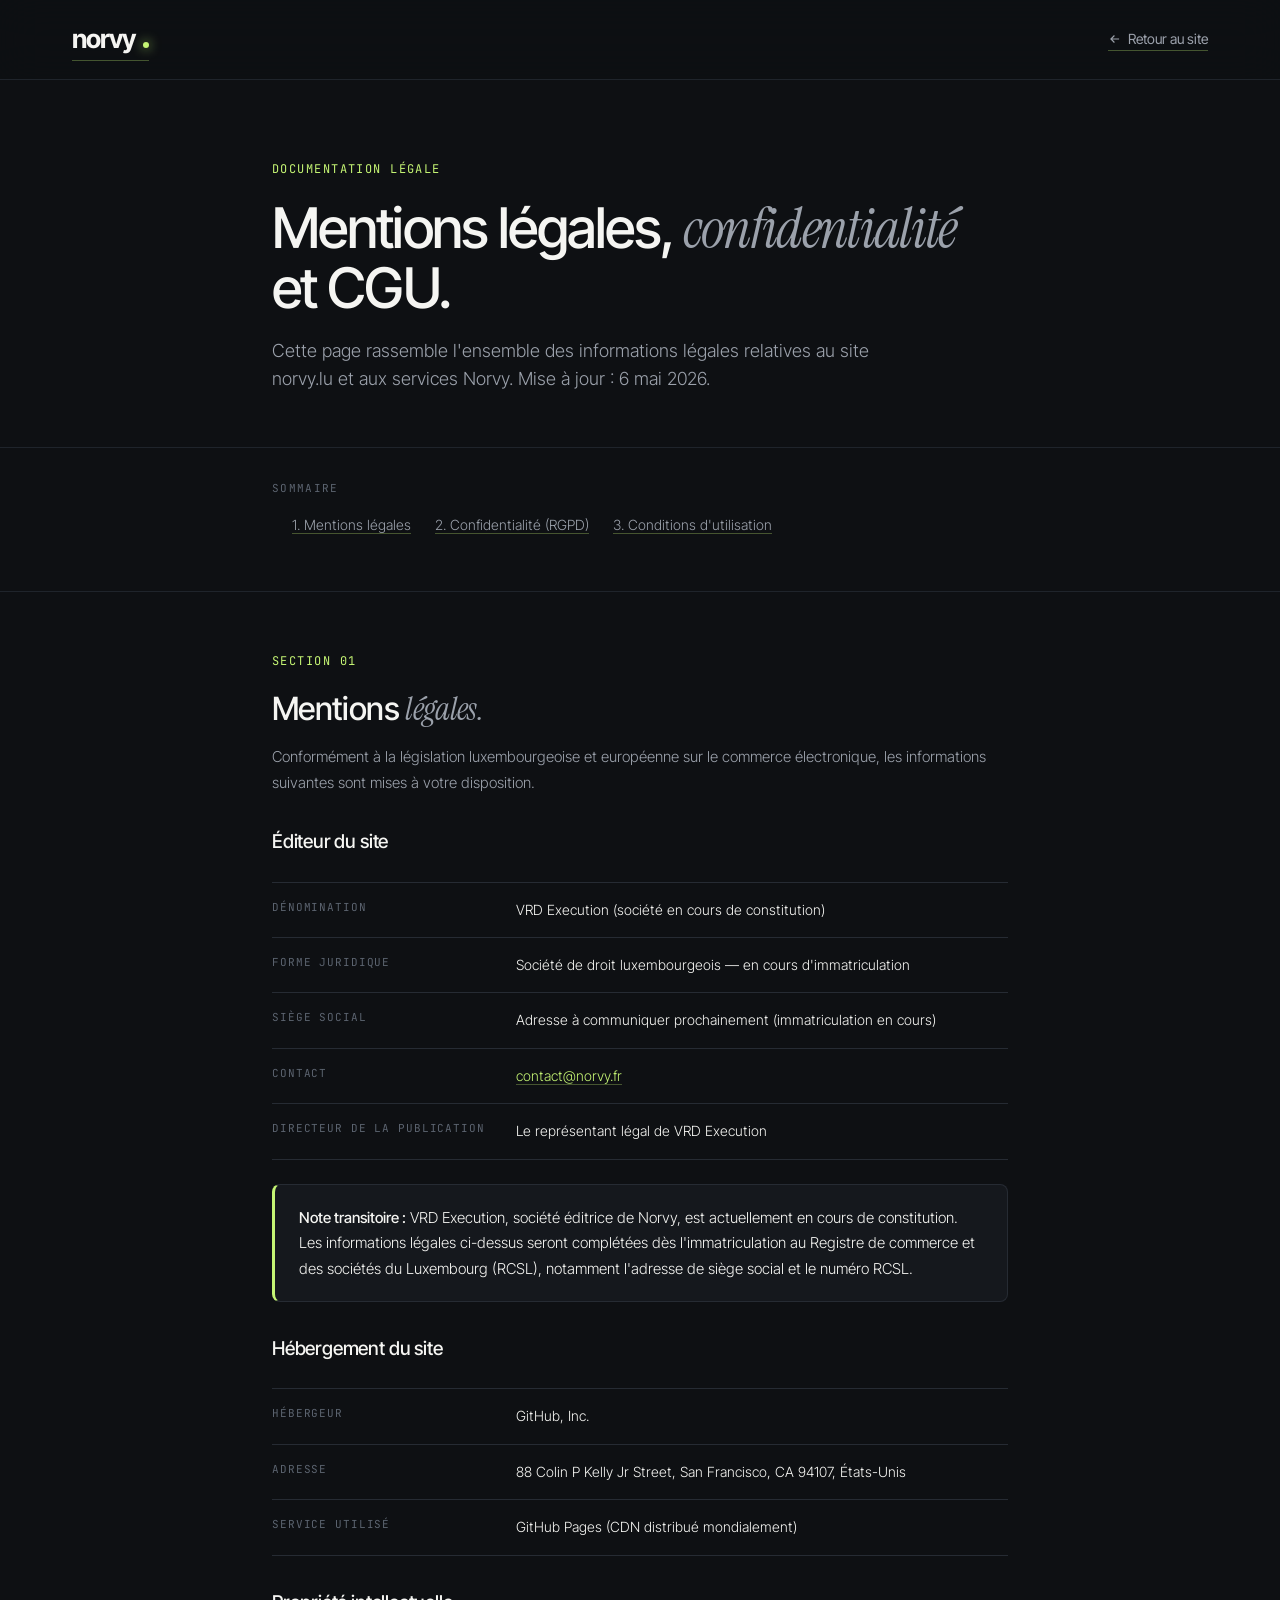
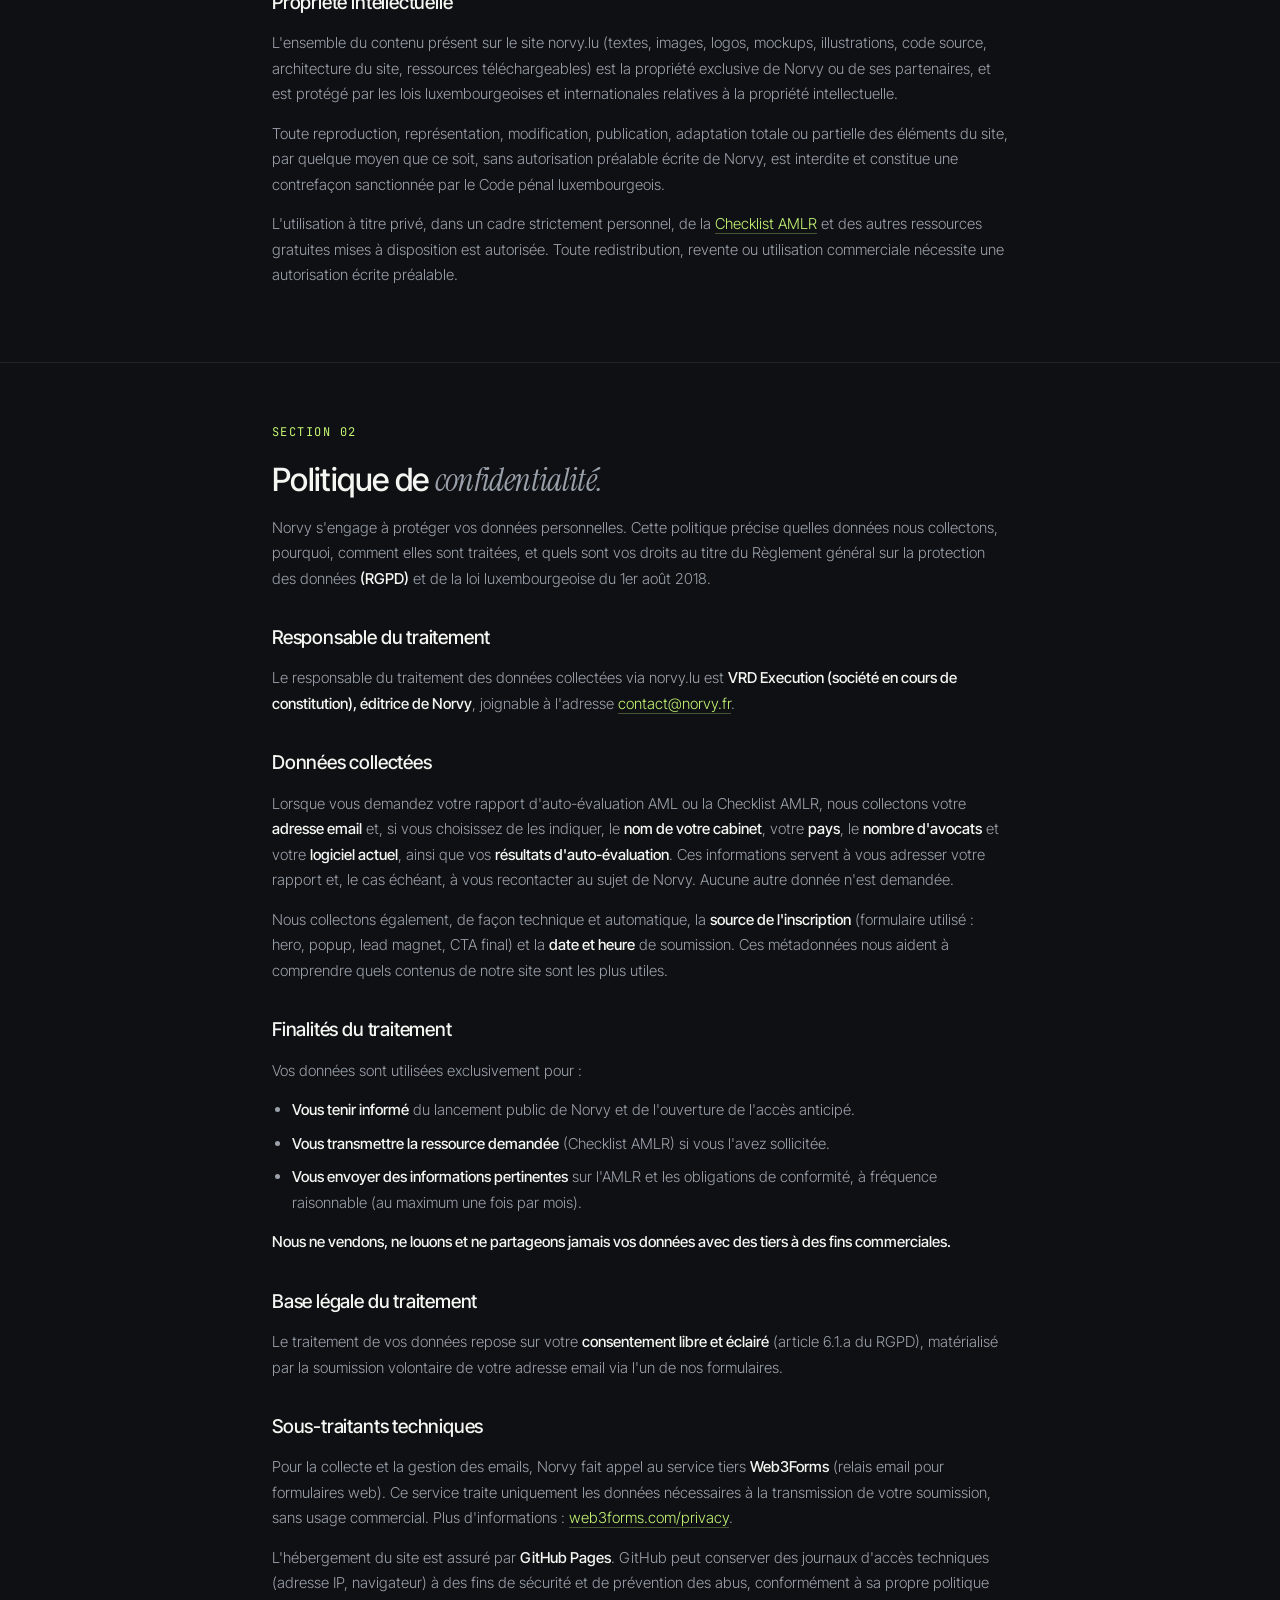
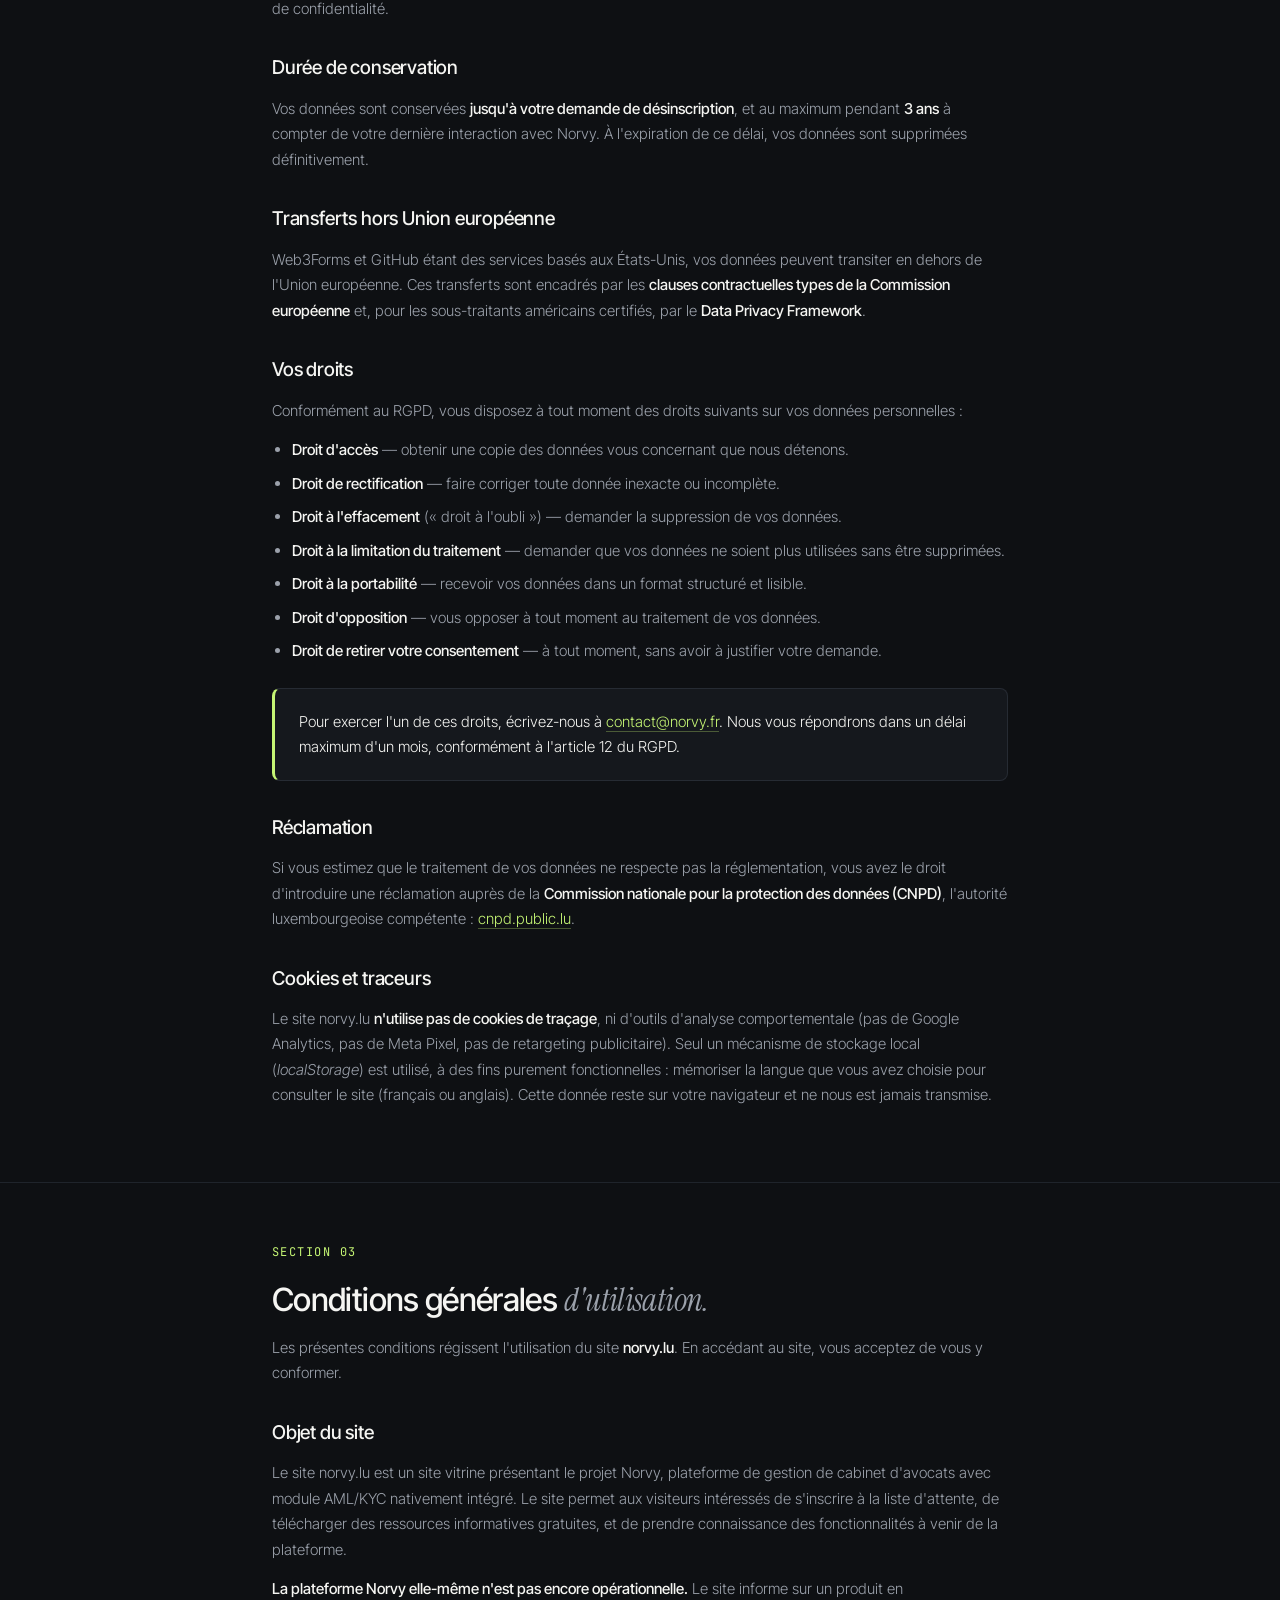
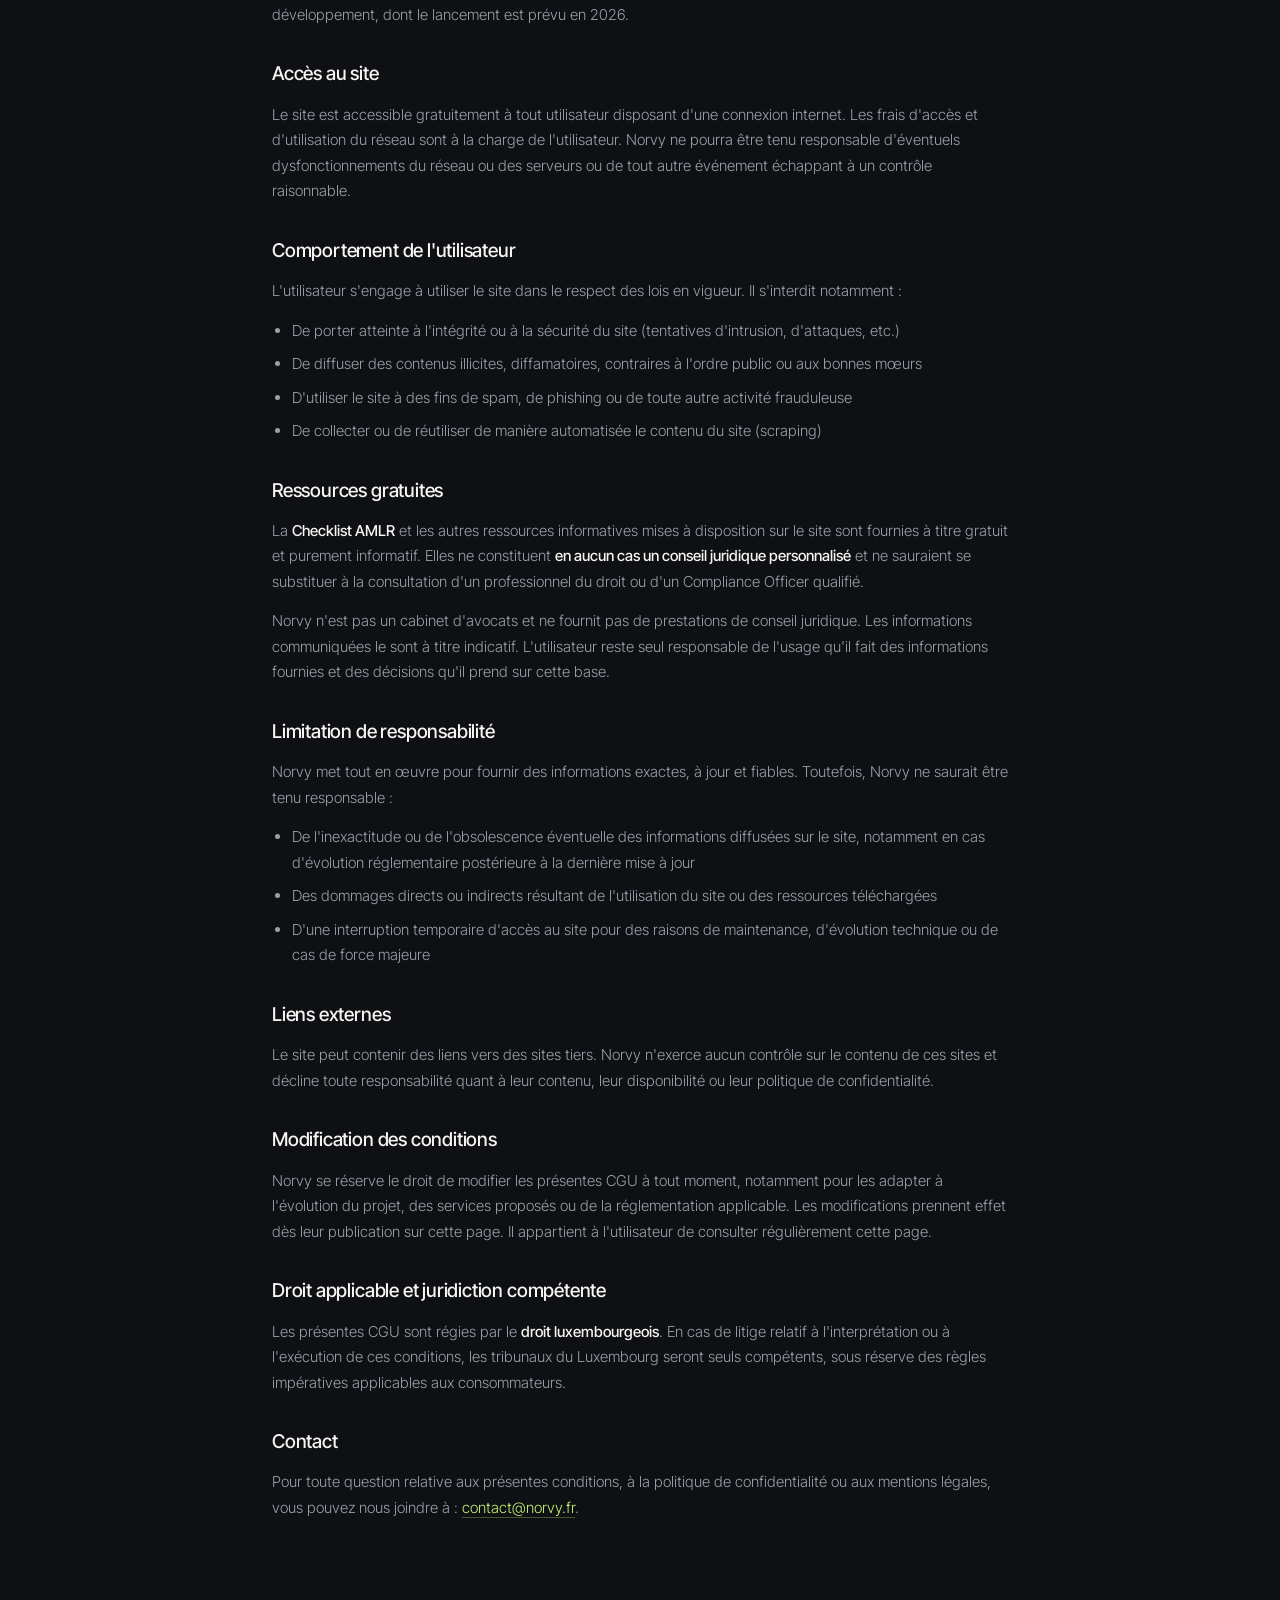
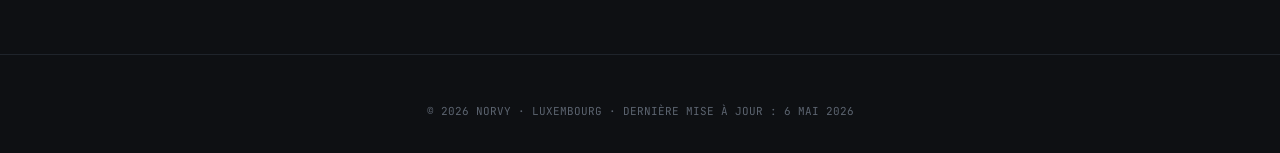
<file: legal.html>
<!DOCTYPE html>
<html lang="fr">
<head>
<meta charset="UTF-8" />
<meta name="viewport" content="width=device-width, initial-scale=1.0" />
<title>Mentions légales · Confidentialité · CGU — Norvy</title>
<meta name="description" content="Mentions légales, politique de confidentialité (RGPD) et conditions générales d'utilisation du site norvy.lu." />
<meta name="robots" content="noindex, follow" />
<link rel="icon" type="image/svg+xml" href="favicon.svg" />
<meta name="theme-color" content="#0E1013" />
<link rel="preconnect" href="https://fonts.googleapis.com">
<link rel="preconnect" href="https://fonts.gstatic.com" crossorigin>
<link href="https://fonts.googleapis.com/css2?family=Instrument+Serif:ital@0;1&family=Inter+Tight:wght@300;400;500;600;700&family=JetBrains+Mono:wght@400;500&display=swap" rel="stylesheet">
<style>
:root{--bg:#0E1013;--bg-elev:#15181D;--bg-elev-2:#1C2026;--border:#262B33;--border-soft:#1F242B;--text:#F5F5F2;--text-dim:#9BA1AB;--text-faint:#5C6470;--accent:#C5F574}
*{box-sizing:border-box;margin:0;padding:0}
html{scroll-behavior:smooth}
body{background:var(--bg);color:var(--text);font-family:'Inter Tight',-apple-system,sans-serif;line-height:1.6;-webkit-font-smoothing:antialiased}
.container{max-width:800px;margin:0 auto;padding:0 32px}
nav{position:sticky;top:0;z-index:100;backdrop-filter:blur(20px);background:rgba(14,16,19,.7);border-bottom:1px solid var(--border-soft)}
.nav-inner{max-width:1200px;margin:0 auto;padding:18px 32px;display:flex;align-items:center;justify-content:space-between}
.logo{font-size:26px;font-weight:700;letter-spacing:-.04em;color:var(--text);text-decoration:none;display:flex;align-items:center;gap:8px}
.logo-dot{width:6px;height:6px;border-radius:50%;background:var(--accent);box-shadow:0 0 12px var(--accent);margin-top:12px}
.nav-back{display:inline-flex;align-items:center;gap:6px;color:var(--text-dim);text-decoration:none;font-size:14px;transition:color .2s}
.nav-back:hover{color:var(--text)}
.hero{padding:80px 0 40px;border-bottom:1px solid var(--border-soft)}
.eyebrow{font-family:'JetBrains Mono',monospace;font-size:12px;color:var(--accent);text-transform:uppercase;letter-spacing:.12em;margin-bottom:20px}
h1{font-size:clamp(36px,5vw,56px);font-weight:500;letter-spacing:-.03em;line-height:1.05;margin-bottom:20px}
h1 em{font-family:'Instrument Serif',serif;font-style:italic;font-weight:400;color:var(--text-dim)}
.lead{font-size:18px;color:var(--text-dim);line-height:1.55;font-weight:300;max-width:600px}
.toc{padding:32px 0;border-bottom:1px solid var(--border-soft)}
.toc-title{font-family:'JetBrains Mono',monospace;font-size:11px;text-transform:uppercase;letter-spacing:.12em;color:var(--text-faint);margin-bottom:14px}
.toc-list{list-style:none;display:flex;flex-wrap:wrap;gap:8px 24px}
.toc-list a{color:var(--text-dim);text-decoration:none;font-size:14px;transition:color .2s}
.toc-list a:hover{color:var(--accent)}
section.legal{padding:60px 0;border-bottom:1px solid var(--border-soft)}
section.legal:last-of-type{border-bottom:none}
h2{font-size:32px;font-weight:500;letter-spacing:-.02em;margin-bottom:16px;line-height:1.15}
h2 em{font-family:'Instrument Serif',serif;font-style:italic;font-weight:400;color:var(--text-dim)}
h3{font-size:19px;font-weight:500;letter-spacing:-.01em;margin:32px 0 12px;color:var(--text)}
p{color:var(--text-dim);font-size:15px;line-height:1.7;margin-bottom:14px;font-weight:300}
p strong,p b{color:var(--text);font-weight:500}
ul,ol{color:var(--text-dim);margin:14px 0 14px 20px;font-size:15px;line-height:1.7;font-weight:300}
li{margin-bottom:8px}
li strong{color:var(--text);font-weight:500}
a{color:var(--accent);text-decoration:none;border-bottom:1px solid rgba(197,245,116,.3);transition:border-color .2s}
a:hover{border-color:var(--accent)}
.info-table{width:100%;border-top:1px solid var(--border);margin:24px 0}
.info-row{display:grid;grid-template-columns:220px 1fr;gap:24px;padding:16px 0;border-bottom:1px solid var(--border);font-size:14px}
.info-row dt{font-family:'JetBrains Mono',monospace;font-size:11px;text-transform:uppercase;letter-spacing:.08em;color:var(--text-faint)}
.info-row dd{color:var(--text);font-weight:300}
.callout{background:var(--bg-elev);border:1px solid var(--border);border-left:3px solid var(--accent);border-radius:8px;padding:20px 24px;margin:24px 0}
.callout p{margin-bottom:0;color:var(--text)}
footer{border-top:1px solid var(--border-soft);padding:48px 0 32px;margin-top:60px;text-align:center}
.footer-bottom{font-family:'JetBrains Mono',monospace;font-size:11px;color:var(--text-faint)}
@media (max-width:700px){.info-row{grid-template-columns:1fr;gap:4px}h1{font-size:36px}h2{font-size:26px}.container{padding:0 24px}}
</style>
</head>
<body>
<nav><div class="nav-inner"><a href="/" class="logo">norvy<span class="logo-dot"></span></a><a href="/" class="nav-back"><svg width="14" height="14" viewBox="0 0 24 24" fill="none" stroke="currentColor" stroke-width="2"><path d="M19 12H5M11 18l-6-6 6-6"/></svg>Retour au site</a></div></nav>

<header class="hero"><div class="container">
<div class="eyebrow">DOCUMENTATION LÉGALE</div>
<h1>Mentions légales, <em>confidentialité</em> et CGU.</h1>
<p class="lead">Cette page rassemble l'ensemble des informations légales relatives au site norvy.lu et aux services Norvy. Mise à jour : 6 mai 2026.</p>
</div></header>

<section class="toc"><div class="container">
<div class="toc-title">Sommaire</div>
<ul class="toc-list">
<li><a href="#mentions">1. Mentions légales</a></li>
<li><a href="#confidentialite">2. Confidentialité (RGPD)</a></li>
<li><a href="#cgu">3. Conditions d'utilisation</a></li>
</ul>
</div></section>

<section class="legal" id="mentions"><div class="container">
<div class="eyebrow">SECTION 01</div>
<h2>Mentions <em>légales.</em></h2>
<p>Conformément à la législation luxembourgeoise et européenne sur le commerce électronique, les informations suivantes sont mises à votre disposition.</p>
<h3>Éditeur du site</h3>
<dl class="info-table">
<div class="info-row"><dt>Dénomination</dt><dd>VRD Execution (société en cours de constitution)</dd></div>
<div class="info-row"><dt>Forme juridique</dt><dd>Société de droit luxembourgeois — en cours d'immatriculation</dd></div>
<div class="info-row"><dt>Siège social</dt><dd>Adresse à communiquer prochainement (immatriculation en cours)</dd></div>
<div class="info-row"><dt>Contact</dt><dd><a href="mailto:contact@norvy.fr">contact@norvy.fr</a></dd></div>
<div class="info-row"><dt>Directeur de la publication</dt><dd>Le représentant légal de VRD Execution</dd></div>
</dl>
<div class="callout"><p><strong>Note transitoire :</strong> VRD Execution, société éditrice de Norvy, est actuellement en cours de constitution. Les informations légales ci-dessus seront complétées dès l'immatriculation au Registre de commerce et des sociétés du Luxembourg (RCSL), notamment l'adresse de siège social et le numéro RCSL.</p></div>
<h3>Hébergement du site</h3>
<dl class="info-table">
<div class="info-row"><dt>Hébergeur</dt><dd>GitHub, Inc.</dd></div>
<div class="info-row"><dt>Adresse</dt><dd>88 Colin P Kelly Jr Street, San Francisco, CA 94107, États-Unis</dd></div>
<div class="info-row"><dt>Service utilisé</dt><dd>GitHub Pages (CDN distribué mondialement)</dd></div>
</dl>
<h3>Propriété intellectuelle</h3>
<p>L'ensemble du contenu présent sur le site norvy.lu (textes, images, logos, mockups, illustrations, code source, architecture du site, ressources téléchargeables) est la propriété exclusive de Norvy ou de ses partenaires, et est protégé par les lois luxembourgeoises et internationales relatives à la propriété intellectuelle.</p>
<p>Toute reproduction, représentation, modification, publication, adaptation totale ou partielle des éléments du site, par quelque moyen que ce soit, sans autorisation préalable écrite de Norvy, est interdite et constitue une contrefaçon sanctionnée par le Code pénal luxembourgeois.</p>
<p>L'utilisation à titre privé, dans un cadre strictement personnel, de la <a href="Norvy-Checklist-AMLR-2024-1624.pdf">Checklist AMLR</a> et des autres ressources gratuites mises à disposition est autorisée. Toute redistribution, revente ou utilisation commerciale nécessite une autorisation écrite préalable.</p>
</div></section>

<section class="legal" id="confidentialite"><div class="container">
<div class="eyebrow">SECTION 02</div>
<h2>Politique de <em>confidentialité.</em></h2>
<p>Norvy s'engage à protéger vos données personnelles. Cette politique précise quelles données nous collectons, pourquoi, comment elles sont traitées, et quels sont vos droits au titre du Règlement général sur la protection des données <strong>(RGPD)</strong> et de la loi luxembourgeoise du 1er août 2018.</p>
<h3>Responsable du traitement</h3>
<p>Le responsable du traitement des données collectées via norvy.lu est <strong>VRD Execution (société en cours de constitution), éditrice de Norvy</strong>, joignable à l'adresse <a href="mailto:contact@norvy.fr">contact@norvy.fr</a>.</p>
<h3>Données collectées</h3>
<p>Lorsque vous demandez votre rapport d'auto-évaluation AML ou la Checklist AMLR, nous collectons votre <strong>adresse email</strong> et, si vous choisissez de les indiquer, le <strong>nom de votre cabinet</strong>, votre <strong>pays</strong>, le <strong>nombre d'avocats</strong> et votre <strong>logiciel actuel</strong>, ainsi que vos <strong>résultats d'auto-évaluation</strong>. Ces informations servent à vous adresser votre rapport et, le cas échéant, à vous recontacter au sujet de Norvy. Aucune autre donnée n'est demandée.</p>
<p>Nous collectons également, de façon technique et automatique, la <strong>source de l'inscription</strong> (formulaire utilisé : hero, popup, lead magnet, CTA final) et la <strong>date et heure</strong> de soumission. Ces métadonnées nous aident à comprendre quels contenus de notre site sont les plus utiles.</p>
<h3>Finalités du traitement</h3>
<p>Vos données sont utilisées exclusivement pour :</p>
<ul>
<li><strong>Vous tenir informé</strong> du lancement public de Norvy et de l'ouverture de l'accès anticipé.</li>
<li><strong>Vous transmettre la ressource demandée</strong> (Checklist AMLR) si vous l'avez sollicitée.</li>
<li><strong>Vous envoyer des informations pertinentes</strong> sur l'AMLR et les obligations de conformité, à fréquence raisonnable (au maximum une fois par mois).</li>
</ul>
<p><strong>Nous ne vendons, ne louons et ne partageons jamais vos données avec des tiers à des fins commerciales.</strong></p>
<h3>Base légale du traitement</h3>
<p>Le traitement de vos données repose sur votre <strong>consentement libre et éclairé</strong> (article 6.1.a du RGPD), matérialisé par la soumission volontaire de votre adresse email via l'un de nos formulaires.</p>
<h3>Sous-traitants techniques</h3>
<p>Pour la collecte et la gestion des emails, Norvy fait appel au service tiers <strong>Web3Forms</strong> (relais email pour formulaires web). Ce service traite uniquement les données nécessaires à la transmission de votre soumission, sans usage commercial. Plus d'informations : <a href="https://web3forms.com/privacy" target="_blank" rel="noopener">web3forms.com/privacy</a>.</p>
<p>L'hébergement du site est assuré par <strong>GitHub Pages</strong>. GitHub peut conserver des journaux d'accès techniques (adresse IP, navigateur) à des fins de sécurité et de prévention des abus, conformément à sa propre politique de confidentialité.</p>
<h3>Durée de conservation</h3>
<p>Vos données sont conservées <strong>jusqu'à votre demande de désinscription</strong>, et au maximum pendant <strong>3 ans</strong> à compter de votre dernière interaction avec Norvy. À l'expiration de ce délai, vos données sont supprimées définitivement.</p>
<h3>Transferts hors Union européenne</h3>
<p>Web3Forms et GitHub étant des services basés aux États-Unis, vos données peuvent transiter en dehors de l'Union européenne. Ces transferts sont encadrés par les <strong>clauses contractuelles types de la Commission européenne</strong> et, pour les sous-traitants américains certifiés, par le <strong>Data Privacy Framework</strong>.</p>
<h3>Vos droits</h3>
<p>Conformément au RGPD, vous disposez à tout moment des droits suivants sur vos données personnelles :</p>
<ul>
<li><strong>Droit d'accès</strong> — obtenir une copie des données vous concernant que nous détenons.</li>
<li><strong>Droit de rectification</strong> — faire corriger toute donnée inexacte ou incomplète.</li>
<li><strong>Droit à l'effacement</strong> (« droit à l'oubli ») — demander la suppression de vos données.</li>
<li><strong>Droit à la limitation du traitement</strong> — demander que vos données ne soient plus utilisées sans être supprimées.</li>
<li><strong>Droit à la portabilité</strong> — recevoir vos données dans un format structuré et lisible.</li>
<li><strong>Droit d'opposition</strong> — vous opposer à tout moment au traitement de vos données.</li>
<li><strong>Droit de retirer votre consentement</strong> — à tout moment, sans avoir à justifier votre demande.</li>
</ul>
<div class="callout"><p>Pour exercer l'un de ces droits, écrivez-nous à <a href="mailto:contact@norvy.fr">contact@norvy.fr</a>. Nous vous répondrons dans un délai maximum d'un mois, conformément à l'article 12 du RGPD.</p></div>
<h3>Réclamation</h3>
<p>Si vous estimez que le traitement de vos données ne respecte pas la réglementation, vous avez le droit d'introduire une réclamation auprès de la <strong>Commission nationale pour la protection des données (CNPD)</strong>, l'autorité luxembourgeoise compétente : <a href="https://cnpd.public.lu" target="_blank" rel="noopener">cnpd.public.lu</a>.</p>
<h3>Cookies et traceurs</h3>
<p>Le site norvy.lu <strong>n'utilise pas de cookies de traçage</strong>, ni d'outils d'analyse comportementale (pas de Google Analytics, pas de Meta Pixel, pas de retargeting publicitaire). Seul un mécanisme de stockage local (<em>localStorage</em>) est utilisé, à des fins purement fonctionnelles : mémoriser la langue que vous avez choisie pour consulter le site (français ou anglais). Cette donnée reste sur votre navigateur et ne nous est jamais transmise.</p>
</div></section>

<section class="legal" id="cgu"><div class="container">
<div class="eyebrow">SECTION 03</div>
<h2>Conditions générales <em>d'utilisation.</em></h2>
<p>Les présentes conditions régissent l'utilisation du site <strong>norvy.lu</strong>. En accédant au site, vous acceptez de vous y conformer.</p>
<h3>Objet du site</h3>
<p>Le site norvy.lu est un site vitrine présentant le projet Norvy, plateforme de gestion de cabinet d'avocats avec module AML/KYC nativement intégré. Le site permet aux visiteurs intéressés de s'inscrire à la liste d'attente, de télécharger des ressources informatives gratuites, et de prendre connaissance des fonctionnalités à venir de la plateforme.</p>
<p><strong>La plateforme Norvy elle-même n'est pas encore opérationnelle.</strong> Le site informe sur un produit en développement, dont le lancement est prévu en 2026.</p>
<h3>Accès au site</h3>
<p>Le site est accessible gratuitement à tout utilisateur disposant d'une connexion internet. Les frais d'accès et d'utilisation du réseau sont à la charge de l'utilisateur. Norvy ne pourra être tenu responsable d'éventuels dysfonctionnements du réseau ou des serveurs ou de tout autre événement échappant à un contrôle raisonnable.</p>
<h3>Comportement de l'utilisateur</h3>
<p>L'utilisateur s'engage à utiliser le site dans le respect des lois en vigueur. Il s'interdit notamment :</p>
<ul>
<li>De porter atteinte à l'intégrité ou à la sécurité du site (tentatives d'intrusion, d'attaques, etc.)</li>
<li>De diffuser des contenus illicites, diffamatoires, contraires à l'ordre public ou aux bonnes mœurs</li>
<li>D'utiliser le site à des fins de spam, de phishing ou de toute autre activité frauduleuse</li>
<li>De collecter ou de réutiliser de manière automatisée le contenu du site (scraping)</li>
</ul>
<h3>Ressources gratuites</h3>
<p>La <strong>Checklist AMLR</strong> et les autres ressources informatives mises à disposition sur le site sont fournies à titre gratuit et purement informatif. Elles ne constituent <strong>en aucun cas un conseil juridique personnalisé</strong> et ne sauraient se substituer à la consultation d'un professionnel du droit ou d'un Compliance Officer qualifié.</p>
<p>Norvy n'est pas un cabinet d'avocats et ne fournit pas de prestations de conseil juridique. Les informations communiquées le sont à titre indicatif. L'utilisateur reste seul responsable de l'usage qu'il fait des informations fournies et des décisions qu'il prend sur cette base.</p>
<h3>Limitation de responsabilité</h3>
<p>Norvy met tout en œuvre pour fournir des informations exactes, à jour et fiables. Toutefois, Norvy ne saurait être tenu responsable :</p>
<ul>
<li>De l'inexactitude ou de l'obsolescence éventuelle des informations diffusées sur le site, notamment en cas d'évolution réglementaire postérieure à la dernière mise à jour</li>
<li>Des dommages directs ou indirects résultant de l'utilisation du site ou des ressources téléchargées</li>
<li>D'une interruption temporaire d'accès au site pour des raisons de maintenance, d'évolution technique ou de cas de force majeure</li>
</ul>
<h3>Liens externes</h3>
<p>Le site peut contenir des liens vers des sites tiers. Norvy n'exerce aucun contrôle sur le contenu de ces sites et décline toute responsabilité quant à leur contenu, leur disponibilité ou leur politique de confidentialité.</p>
<h3>Modification des conditions</h3>
<p>Norvy se réserve le droit de modifier les présentes CGU à tout moment, notamment pour les adapter à l'évolution du projet, des services proposés ou de la réglementation applicable. Les modifications prennent effet dès leur publication sur cette page. Il appartient à l'utilisateur de consulter régulièrement cette page.</p>
<h3>Droit applicable et juridiction compétente</h3>
<p>Les présentes CGU sont régies par le <strong>droit luxembourgeois</strong>. En cas de litige relatif à l'interprétation ou à l'exécution de ces conditions, les tribunaux du Luxembourg seront seuls compétents, sous réserve des règles impératives applicables aux consommateurs.</p>
<h3>Contact</h3>
<p>Pour toute question relative aux présentes conditions, à la politique de confidentialité ou aux mentions légales, vous pouvez nous joindre à : <a href="mailto:contact@norvy.fr">contact@norvy.fr</a>.</p>
</div></section>

<footer><div class="container"><div class="footer-bottom">© 2026 NORVY · LUXEMBOURG · DERNIÈRE MISE À JOUR : 6 MAI 2026</div></div></footer>
</body>
</html>
</file>
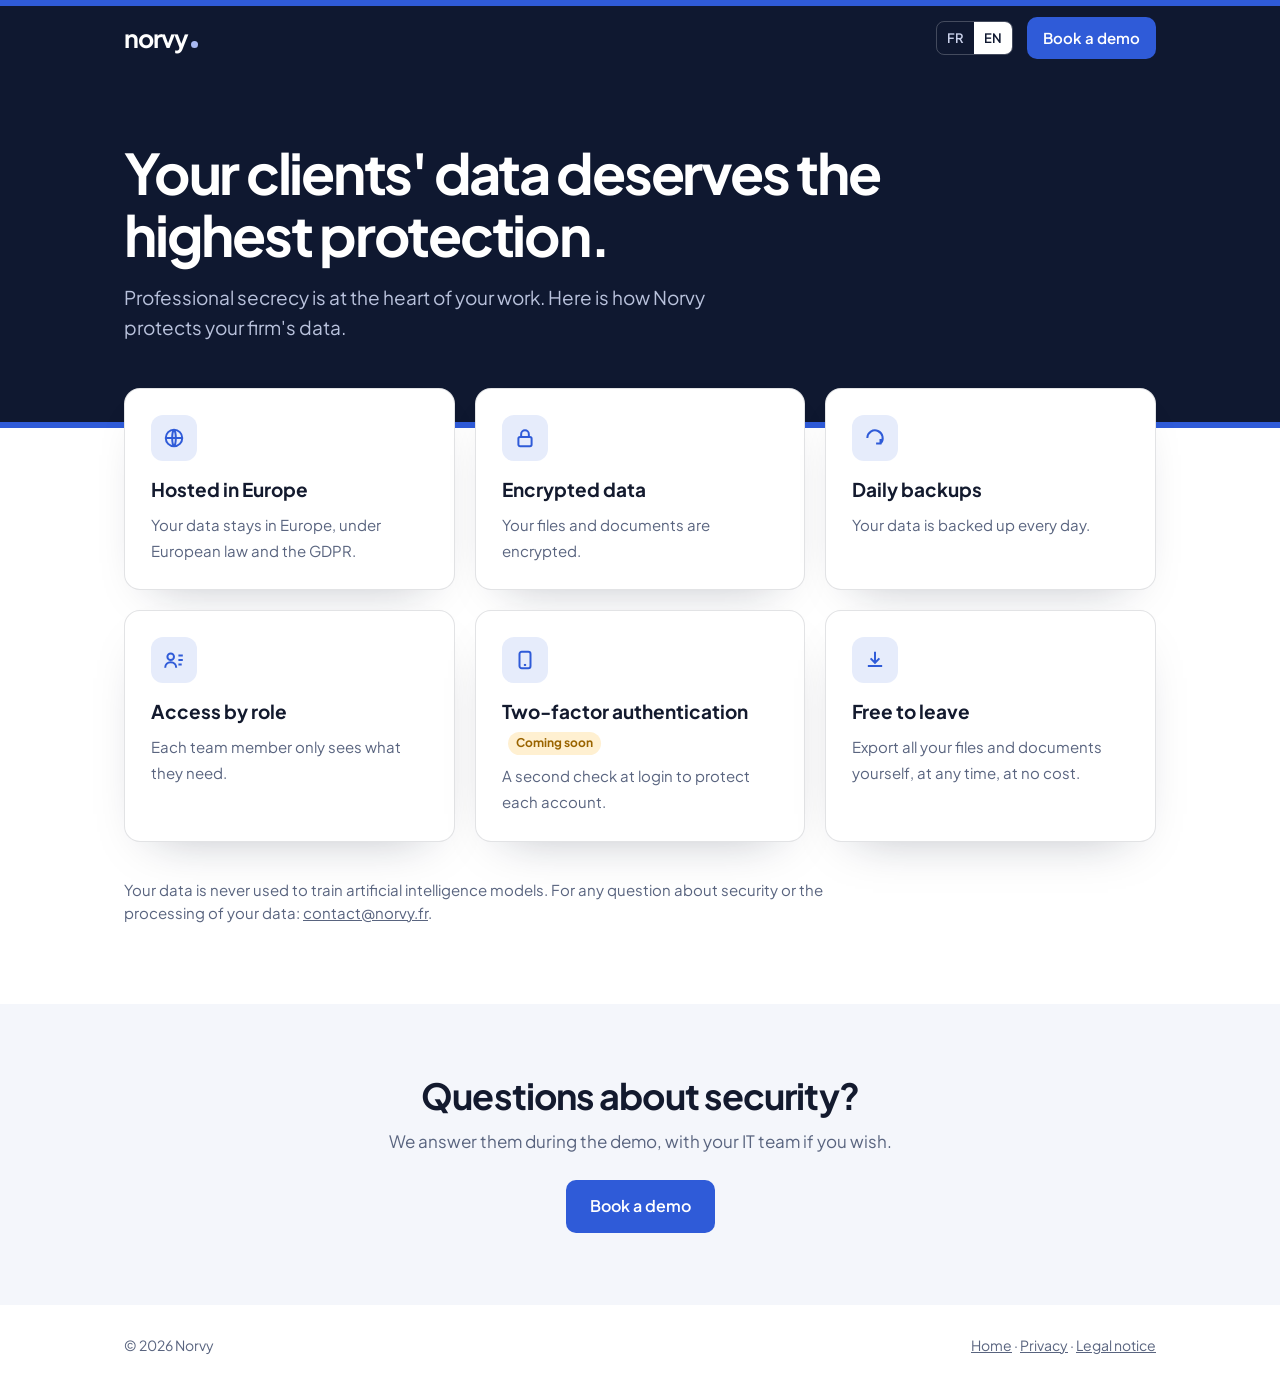
<file: securite.html>
<!DOCTYPE html>
<html lang="fr">
<head>
<meta charset="utf-8">
<meta name="viewport" content="width=device-width, initial-scale=1">
<title>Sécurité et confidentialité — Norvy</title>
<meta name="description" content="Comment Norvy protège les données de votre cabinet : hébergement en Europe, chiffrement, sauvegardes quotidiennes, accès par rôle, réversibilité.">
<meta name="theme-color" content="#0F1830">
<link rel="icon" href="favicon.svg" type="image/svg+xml">
<link rel="preload" href="assets/fonts/jakarta.woff2" as="font" type="font/woff2" crossorigin>
<link href="https://assets.calendly.com/assets/external/widget.css" rel="stylesheet">
<script src="https://assets.calendly.com/assets/external/widget.js" async></script>
<style>
@font-face{font-family:"Jakarta";src:url(assets/fonts/jakarta.woff2) format("woff2");font-weight:200 800;font-display:swap}
:root{--ink:#0F1830;--navy:#1A2649;--paper:#F4F6FB;--text:#131A2E;--muted:#59647F;--blue:#2F5BD8;--peri:#A9B9F2;--line:rgba(19,26,46,.12);--band:6px}
*{box-sizing:border-box}
body{margin:0;font-family:"Jakarta",-apple-system,"Segoe UI",Arial,sans-serif;color:var(--text);background:#fff;font-size:17px;line-height:1.55;-webkit-font-smoothing:antialiased}
a{color:inherit}
:focus-visible{outline:3px solid var(--blue);outline-offset:3px;border-radius:6px}
.wrap{max-width:1080px;margin:0 auto;padding:0 24px}
h1,h2,h3{margin:0;letter-spacing:-.025em;line-height:1.1}
.nav{background:var(--ink);color:#fff;border-top:var(--band) solid var(--blue)}
.nav .wrap{height:64px;display:flex;align-items:center;justify-content:space-between;gap:16px}
.logo{font-size:25px;font-weight:700;letter-spacing:-.04em;text-decoration:none;color:#fff}
.logo i{display:inline-block;width:7px;height:7px;border-radius:50%;background:var(--peri);margin-left:3px}
.navr{display:flex;align-items:center;gap:14px}
.lang{display:inline-flex;border:1px solid rgba(255,255,255,.22);border-radius:8px;overflow:hidden}
.lang button{font:inherit;font-size:13px;font-weight:600;background:transparent;color:#C9D1EA;border:0;padding:6px 10px;cursor:pointer}
.lang button[aria-pressed="true"]{background:#fff;color:var(--ink)}
.btn{display:inline-flex;align-items:center;justify-content:center;font:inherit;font-size:16px;font-weight:600;text-decoration:none;padding:14px 24px;border-radius:10px;border:0;cursor:pointer}
.btn-primary{background:var(--blue);color:#fff}.btn-light{background:#fff;color:var(--ink)}
.nav .btn{padding:9px 16px;font-size:15px}
@media (max-width:640px){.nav .btn{display:none}}
.head{background:var(--ink);color:#fff;padding:72px 0 80px;border-bottom:var(--band) solid var(--blue)}
.head h1{font-size:clamp(34px,5vw,56px);letter-spacing:-.04em;max-width:760px}
.head p{color:#B9C2DC;font-size:19px;max-width:620px;margin:18px 0 0}
.grid{display:grid;grid-template-columns:repeat(3,1fr);gap:20px;margin:-40px 0 0}
.card{background:#fff;border:1px solid var(--line);border-radius:16px;padding:26px;box-shadow:0 20px 50px -30px rgba(15,24,48,.35)}
.card .ico{width:46px;height:46px;border-radius:12px;background:#E6ECFB;color:var(--blue);display:flex;align-items:center;justify-content:center;margin-bottom:14px}
.card b{display:block;font-size:19px;margin-bottom:6px}
.card > span{color:var(--muted);font-size:15px}
.card b span{font-size:inherit;color:inherit}
.card b .soon{font-size:12px;color:#9A6400}
.soon{display:inline-block;font-size:12px;font-weight:700;color:#9A6400;background:#FFF0D1;padding:2px 8px;border-radius:999px;margin-left:6px;vertical-align:middle}
.end{background:var(--paper);padding:72px 0;margin-top:80px;text-align:center}
.end h2{font-size:clamp(26px,3.4vw,36px)}
.end p{color:var(--muted);margin:12px auto 26px;max-width:560px}
footer{padding:30px 0;font-size:14px;color:var(--muted)}
footer .wrap{display:flex;justify-content:space-between;flex-wrap:wrap;gap:10px}
@media (max-width:900px){.grid{grid-template-columns:1fr 1fr}}
@media (max-width:600px){.grid{grid-template-columns:1fr}}
</style>
</head>
<body>
<header class="nav"><div class="wrap">
  <a class="logo" href="index.html">norvy<i></i></a>
  <div class="navr">
    <div class="lang" role="group" aria-label="Langue / Language"><button type="button" data-lang="fr" aria-pressed="true">FR</button><button type="button" data-lang="en" aria-pressed="false">EN</button></div>
    <a class="btn btn-primary" href="#" onclick="return openCalendly(event)" data-en="Book a demo">Réserver une démo</a>
  </div>
</div></header>
<main>
<section class="head"><div class="wrap">
  <h1 data-en="Your clients' data deserves the highest protection.">Les données de vos clients méritent la meilleure protection.</h1>
  <p data-en="Professional secrecy is at the heart of your work. Here is how Norvy protects your firm's data.">Le secret professionnel est au cœur de votre métier. Voici comment Norvy protège les données de votre cabinet.</p>
</div></section>
<div class="wrap">
  <div class="grid">
    <div class="card"><span class="ico"><svg width="22" height="22" viewBox="0 0 20 20" fill="none" stroke="currentColor" stroke-width="1.8" aria-hidden="true"><circle cx="10" cy="10" r="7.5"/><path d="M2.5 10h15M10 2.5c2.2 2.4 2.2 12.6 0 15M10 2.5c-2.2 2.4-2.2 12.6 0 15"/></svg></span><b data-en="Hosted in Europe">Hébergement en Europe</b><span data-en="Your data stays in Europe, under European law and the GDPR.">Vos données restent en Europe, sous droit européen et RGPD.</span></div>
    <div class="card"><span class="ico"><svg width="22" height="22" viewBox="0 0 20 20" fill="none" stroke="currentColor" stroke-width="1.8" aria-hidden="true"><rect x="4" y="9" width="12" height="8.5" rx="1.5"/><path d="M6.5 9V6.5a3.5 3.5 0 017 0V9"/></svg></span><b data-en="Encrypted data">Données chiffrées</b><span data-en="Your files and documents are encrypted.">Vos dossiers et documents sont chiffrés.</span></div>
    <div class="card"><span class="ico"><svg width="22" height="22" viewBox="0 0 20 20" fill="none" stroke="currentColor" stroke-width="1.8" aria-hidden="true"><path d="M3 10a7 7 0 1112 5M15 11v4h-4"/></svg></span><b data-en="Daily backups">Sauvegarde quotidienne</b><span data-en="Your data is backed up every day.">Vos données sont sauvegardées chaque jour.</span></div>
    <div class="card"><span class="ico"><svg width="22" height="22" viewBox="0 0 20 20" fill="none" stroke="currentColor" stroke-width="1.8" aria-hidden="true"><circle cx="7" cy="7" r="3"/><path d="M2 17c0-3 2.2-5 5-5s5 2 5 5M14 6h4M14 10h4M14 14h3"/></svg></span><b data-en="Access by role">Accès par rôle</b><span data-en="Each team member only sees what they need.">Chaque membre de l'équipe ne voit que ce dont il a besoin.</span></div>
    <div class="card"><span class="ico"><svg width="22" height="22" viewBox="0 0 20 20" fill="none" stroke="currentColor" stroke-width="1.8" aria-hidden="true"><rect x="5" y="2.5" width="10" height="15" rx="2"/><path d="M9 14.5h2"/></svg></span><b><span data-en="Two-factor authentication">Double authentification</span> <span class="soon" data-en="Coming soon">Bientôt</span></b><span data-en="A second check at login to protect each account.">Une seconde vérification à la connexion pour protéger chaque compte.</span></div>
    <div class="card"><span class="ico"><svg width="22" height="22" viewBox="0 0 20 20" fill="none" stroke="currentColor" stroke-width="1.8" aria-hidden="true"><path d="M10 2.5v10M6 8.5l4 4 4-4M3.5 15.5h13"/></svg></span><b data-en="Free to leave">Libre de partir</b><span data-en="Export all your files and documents yourself, at any time, at no cost.">Exportez vous-même tous vos dossiers et documents, à tout moment, sans frais.</span></div>
  </div>
  <p style="color:var(--muted);font-size:15px;margin:36px 0 0;max-width:760px" data-en="Your data is never used to train artificial intelligence models. For any question about security or the processing of your data: &lt;a href=&quot;#&quot; onclick=&quot;return mailContact(event)&quot;&gt;contact@norvy.fr&lt;/a&gt;.">Vos données ne servent jamais à entraîner des modèles d'intelligence artificielle. Pour toute question sur la sécurité ou le traitement de vos données : <a href="#" onclick="return mailContact(event)">contact@norvy.fr</a>.</p>
</div>
<section class="end"><div class="wrap">
  <h2 data-en="Questions about security?">Des questions sur la sécurité ?</h2>
  <p data-en="We answer them during the demo, with your IT team if you wish.">Nous y répondons pendant la démo, avec votre informaticien si vous le souhaitez.</p>
  <a class="btn btn-primary" href="#" onclick="return openCalendly(event)" data-en="Book a demo">Réserver une démo</a>
</div></section>
</main>
<footer><div class="wrap"><span>© 2026 Norvy</span><span><a href="index.html" data-en="Home">Accueil</a> · <a href="legal.html#confidentialite" data-en="Privacy">Confidentialité</a> · <a href="legal.html#mentions" data-en="Legal notice">Mentions légales</a></span></div></footer>
<script>
var CAL_URL='https://calendly.com/mchouhad-norvy/30min';var LANG='fr';
function openCalendly(e){if(e&&e.preventDefault)e.preventDefault();if(window.Calendly&&window.Calendly.initPopupWidget){window.Calendly.initPopupWidget({url:CAL_URL});}else{window.open(CAL_URL,'_blank','noopener');}return false;}
function mailContact(e){if(e)e.preventDefault();location.href='mailto:contact'+'@'+'norvy.fr';return false;}
function applyLang(l){LANG=l==='en'?'en':'fr';document.documentElement.lang=LANG;
  document.querySelectorAll('[data-en]').forEach(function(el){if(el._fr===undefined)el._fr=el.innerHTML;el.innerHTML=LANG==='en'?el.getAttribute('data-en'):el._fr;});
  document.querySelectorAll('.lang button').forEach(function(b){b.setAttribute('aria-pressed',String(b.dataset.lang===LANG));});
  document.title=LANG==='en'?'Security and confidentiality — Norvy':'Sécurité et confidentialité — Norvy';try{localStorage.setItem('norvy-lang',LANG);}catch(e){}}
document.querySelectorAll('.lang button').forEach(function(b){b.addEventListener('click',function(){applyLang(b.dataset.lang);});});
(function(){var l=null;try{l=new URLSearchParams(location.search).get('lang')||localStorage.getItem('norvy-lang');}catch(e){}if(!l)l=(navigator.language||'fr').toLowerCase().indexOf('fr')===0?'fr':'en';applyLang(l);})();
</script>
</body>
</html>
</file>
<file: app.css>
/* maquette d'application (données fictives) */
.app{background:#F3F5F9;border-radius:16px 16px 0 0;box-shadow:0 30px 80px -20px rgba(0,0,0,.55);overflow:hidden;font-size:13px;color:#1B2235;text-align:left}
.app.round{border-radius:16px}
.app-top{background:#181C24;color:#fff;display:flex;align-items:center;justify-content:space-between;padding:12px 16px;gap:10px}
.app-top .lg{display:flex;align-items:center;gap:8px;font-weight:700;font-size:16px;letter-spacing:-.03em}
.app-top .lg b{display:inline-flex;width:24px;height:24px;border-radius:6px;background:var(--app);align-items:center;justify-content:center;font-size:13px}
.app-top .ttl{font-size:12px;color:#9AA4BE}
.app-body{padding:16px}
.welcome{background:#232A3B;color:#fff;border-radius:12px;padding:16px 18px}
.welcome small{color:#9AA4BE;font-size:11px}
.welcome strong{display:block;font-size:19px;margin:4px 0 2px;letter-spacing:-.02em}
.welcome p{margin:0;color:#B9C2DC;font-size:12px}
.kpis{display:grid;grid-template-columns:repeat(4,1fr);gap:8px;margin-top:12px}
.kpis div{background:#fff;border:1px solid #E1E5EE;border-radius:10px;padding:10px 12px}
.kpis small{display:block;font-size:10.5px;color:#7A849E;font-weight:600}
.kpis b{display:block;font-size:21px;letter-spacing:-.02em;margin-top:2px}
.kpis em{font-style:normal;font-size:11px;color:#7A849E}
.toasts{position:absolute;right:-230px;top:40px;display:grid;gap:10px;width:290px;z-index:2}
.toast{background:#fff;border-radius:12px;padding:12px 14px;box-shadow:0 16px 40px -12px rgba(0,0,0,.45);display:flex;gap:10px;align-items:center;font-size:13px;color:#1B2235;text-align:left;opacity:0;transform:translateX(24px)}
.toast b{display:block;font-size:13px}.toast span{color:#7A849E;font-size:12px}
.toast i{flex:none;width:30px;height:30px;border-radius:8px;display:flex;align-items:center;justify-content:center;font-style:normal;font-weight:800}
.go .toast{animation:toastin .5s ease forwards}
.go .toast:nth-child(2){animation-delay:1.4s}.go .toast:nth-child(3){animation-delay:2.8s}
@keyframes toastin{to{opacity:1;transform:none}}
.pill{display:inline-block;font-size:11px;font-weight:700;padding:3px 9px;border-radius:999px;white-space:nowrap}
.pill.ok{background:var(--okbg);color:var(--ok)}.pill.warn{background:var(--warnbg);color:var(--warn)}.pill.blue{background:#E6ECFB;color:#2F4A86}

/* moments de la journée */
.moments{display:grid;gap:96px;margin-top:64px}
.moment{display:grid;grid-template-columns:1fr 1.15fr;gap:64px;align-items:center}
.moment:nth-child(even) .mtext{order:2}
.moment>*,.diag>*,.pricebox>*{min-width:0}
.mnum{display:inline-flex;align-items:center;gap:10px;font-size:14px;font-weight:700;color:var(--blue);margin-bottom:12px}
.mnum b{display:inline-flex;width:28px;height:28px;border-radius:50%;background:var(--blue);color:#fff;align-items:center;justify-content:center;font-size:13px}
.moment h3{font-size:clamp(26px,3vw,34px)}
.moment p{font-size:18px;color:var(--muted);margin:12px 0 0;max-width:460px}
.gain{display:inline-flex;align-items:center;gap:8px;margin-top:18px;font-size:15px;font-weight:600;color:var(--ok);background:var(--okbg);padding:6px 12px;border-radius:999px}
.mvis .app{border-radius:16px;box-shadow:0 24px 60px -24px rgba(15,24,48,.45);border:1px solid #E1E5EE}
.mvis .app-body{min-height:300px}

/* animations communes */
.f{opacity:0;transform:translateY(8px);transition:opacity .4s ease,transform .4s ease}
.f.on{opacity:1;transform:none}
.field{background:#fff;border:1px solid #E1E5EE;border-radius:9px;padding:9px 12px;margin-bottom:8px;display:flex;justify-content:space-between;gap:10px}
.field small{color:#7A849E;font-size:11px;font-weight:600}
.field span{font-weight:600;font-size:13px;text-align:right}
.search{display:flex;align-items:center;gap:10px;background:#fff;border:2px solid var(--app);border-radius:10px;padding:11px 13px;margin-bottom:14px;font-size:15px;font-weight:600}
.caret{display:inline-block;width:2px;height:18px;background:var(--app);animation:blink 1s steps(1) infinite;vertical-align:middle}
@keyframes blink{50%{opacity:0}}
.chk{display:flex;align-items:center;justify-content:space-between;gap:10px;background:#fff;border:1px solid #E1E5EE;border-radius:9px;padding:11px 12px;margin-bottom:8px;font-weight:600}
.st{width:22px;height:22px;border-radius:50%;flex:none;border:2.5px solid #D5DCEB;border-top-color:var(--app);animation:spin .8s linear infinite}
.chk.done .st{animation:none;border:0;background:var(--ok);position:relative}
.chk.done .st::after{content:"";position:absolute;left:7px;top:4px;width:6px;height:10px;border:solid #fff;border-width:0 2.5px 2.5px 0;transform:rotate(45deg)}
.chk.flag .st{animation:none;border:0;background:#E7A529;position:relative}
.chk.flag .st::after{content:"!";position:absolute;inset:0;color:#fff;font-weight:800;text-align:center;line-height:22px;font-size:13px}
@keyframes spin{to{transform:rotate(360deg)}}
.banner{display:flex;align-items:center;gap:10px;background:var(--okbg);color:var(--ok);border-radius:10px;padding:11px 14px;font-weight:700;margin-top:12px}
.trow{display:grid;grid-template-columns:1fr auto;gap:10px;background:#fff;border:1px solid #E1E5EE;border-radius:9px;padding:10px 12px;margin-bottom:8px}
.trow span{color:#7A849E;font-size:12px}
.invoice{background:#fff;border:1px solid #E1E5EE;border-radius:12px;padding:16px;position:relative;margin-top:10px;overflow:hidden}
.invoice .tot{font-size:24px;font-weight:700;letter-spacing:-.02em}
.stamp{position:absolute;right:16px;top:14px;border:3px solid var(--ok);color:var(--ok);font-weight:800;font-size:15px;padding:3px 10px;border-radius:6px;transform:rotate(-8deg) scale(1.6);opacity:0;transition:transform .35s cubic-bezier(.3,1.6,.6,1),opacity .2s}
.stamp.on{transform:rotate(-8deg) scale(1);opacity:1}
.btnmock{display:inline-block;background:var(--app);color:#fff;font-weight:700;border-radius:8px;padding:9px 14px;font-size:13px}
.btnmock.press{animation:press .5s ease}
@keyframes press{50%{transform:scale(.94);background:#3B568F}}
.week{display:grid;grid-template-columns:repeat(5,1fr);gap:6px}
.week .d{background:#fff;border:1px solid #E1E5EE;border-radius:9px;min-height:200px;padding:8px 6px}
.week .d small{display:block;text-align:center;font-weight:700;color:#7A849E;font-size:11px;margin-bottom:8px}
.ev{border-radius:7px;padding:6px 7px;font-size:11px;font-weight:700;margin-bottom:6px;line-height:1.3}
.ev.a{background:#E6ECFB;color:#2F4A86}.ev.b{background:var(--warnbg);color:var(--warn)}.ev.c{background:var(--okbg);color:var(--ok)}
.notif{display:flex;align-items:center;gap:10px;background:#232A3B;color:#fff;border-radius:10px;padding:10px 12px;margin-top:10px;font-size:12.5px}
.tl{list-style:none;margin:0;padding:0 0 0 18px;border-left:2px solid #D5DCEB}
.tl li{position:relative;padding:0 0 13px 10px;font-size:13px}
.tl li::before{content:"";position:absolute;left:-25px;top:3px;width:12px;height:12px;border-radius:50%;background:var(--app);border:2px solid #F3F5F9}
.tl time{display:inline-block;width:46px;color:#7A849E;font-weight:700}
</file>
